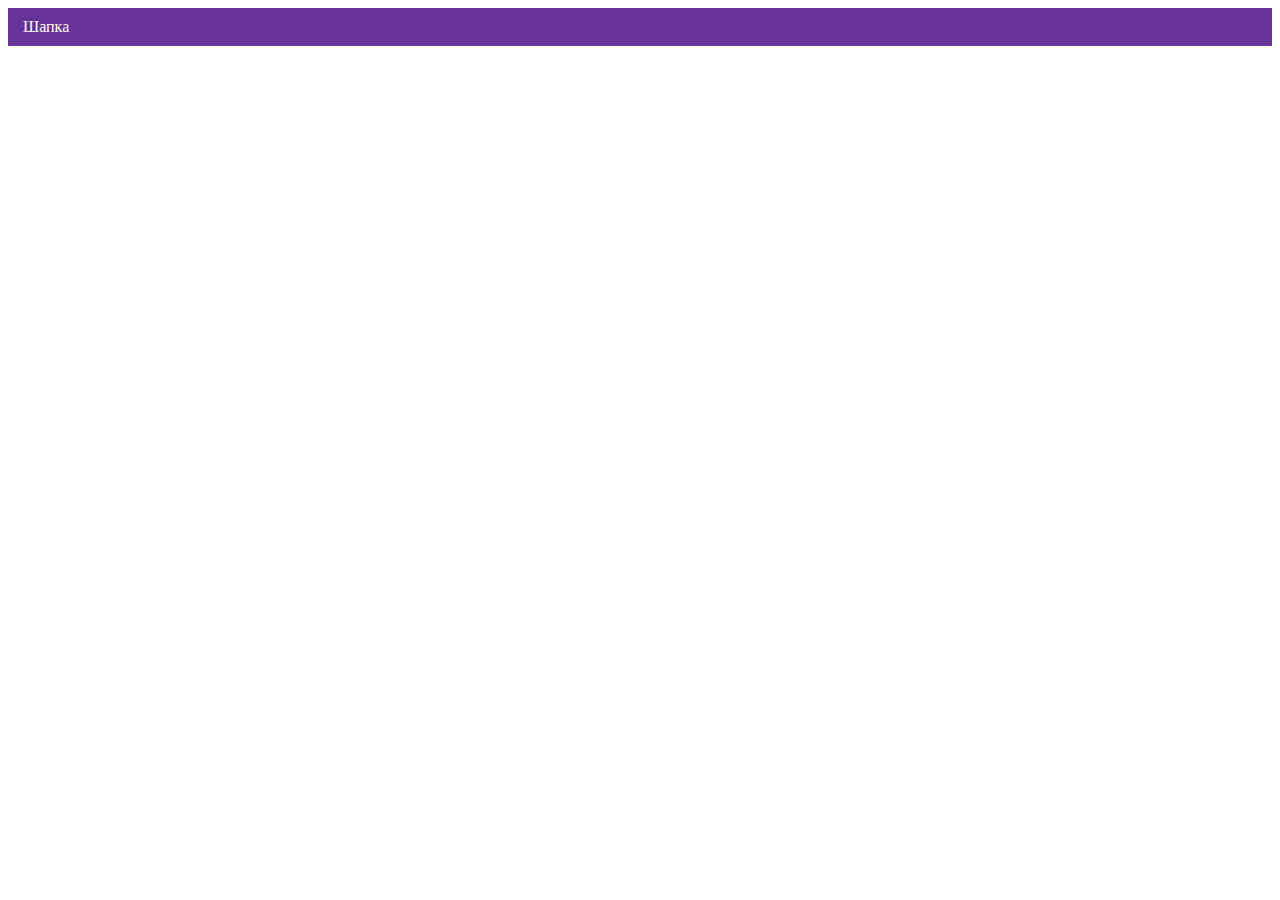
<file: index.html>
<!DOCTYPE html><html class="page" lang="ru"><head><meta charset="UTF-8"><title>Название проекта</title><meta name="viewport" content="width=device-width,initial-scale=1"><link rel="stylesheet" href="styles/styles.css"><script src="scripts/index.js" defer="defer"></script></head><body class="page__body"><header class="header">Шапка</header></body></html>
</file>
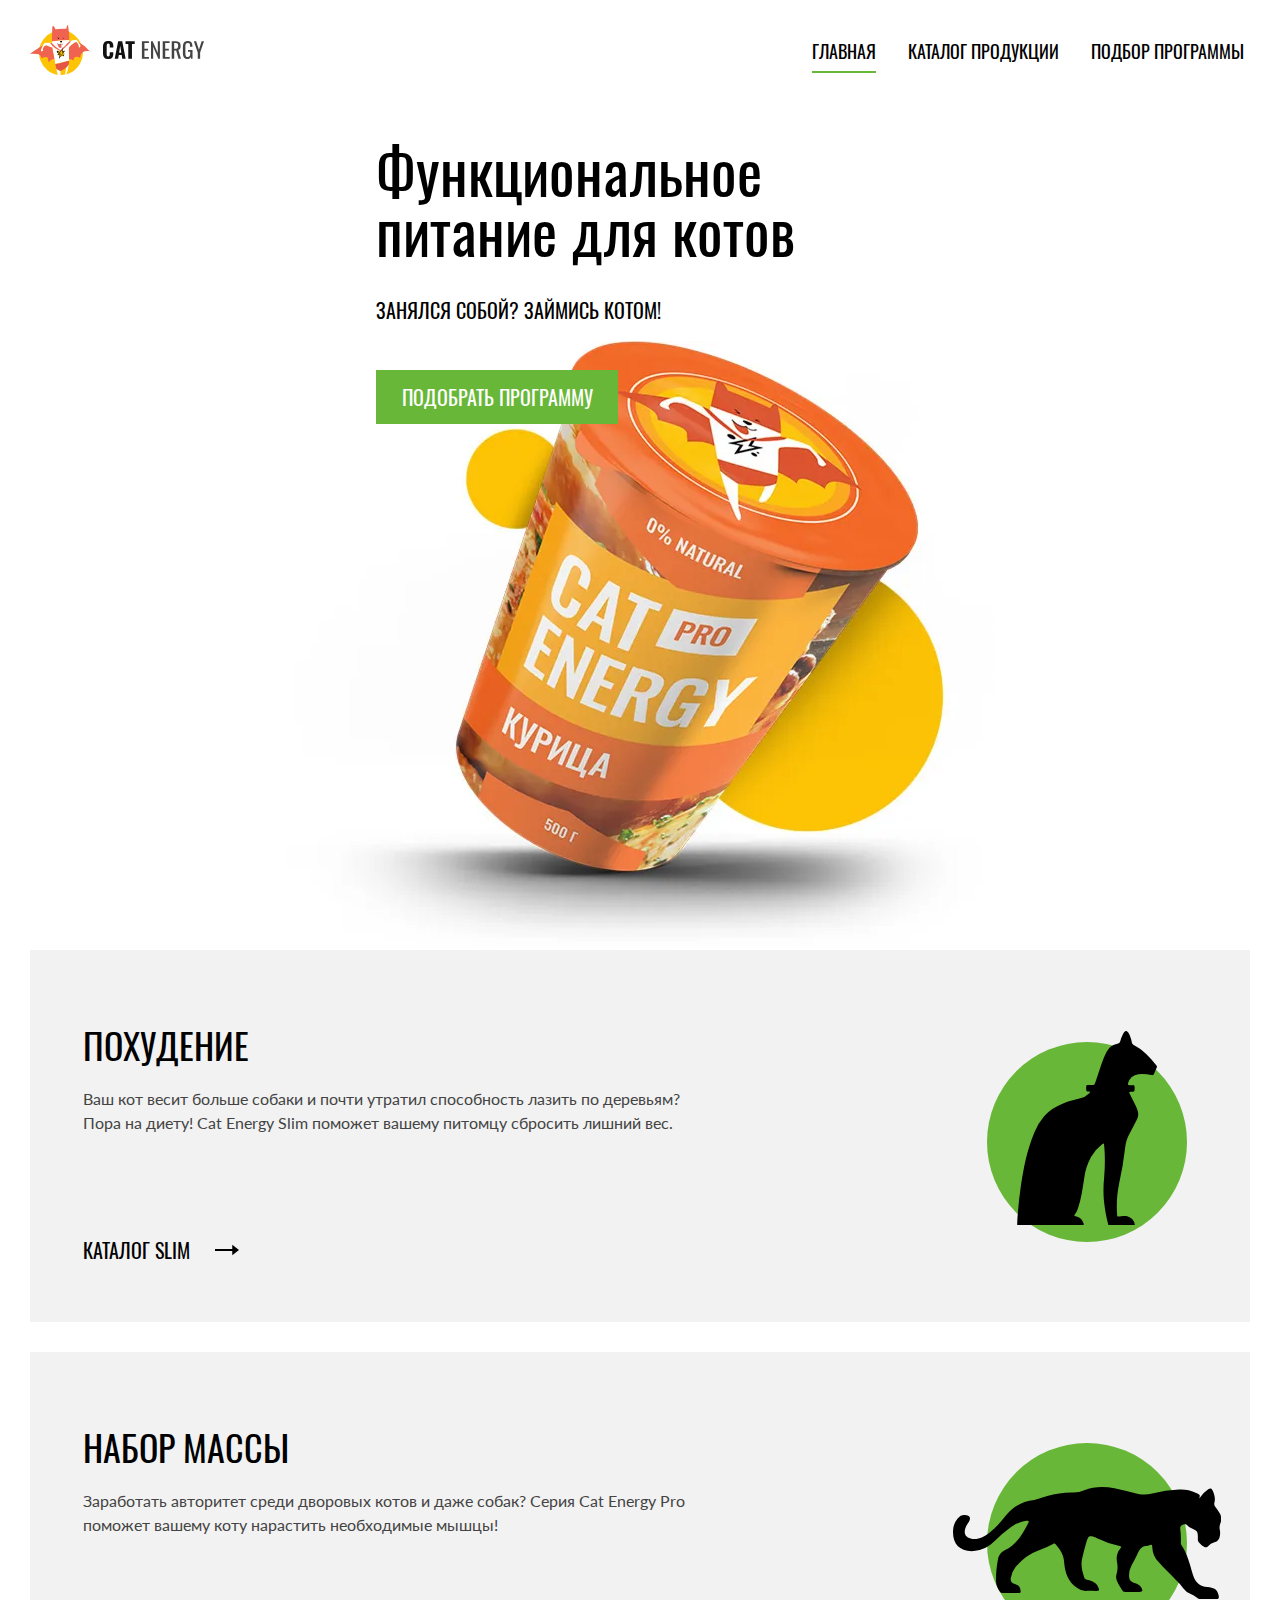
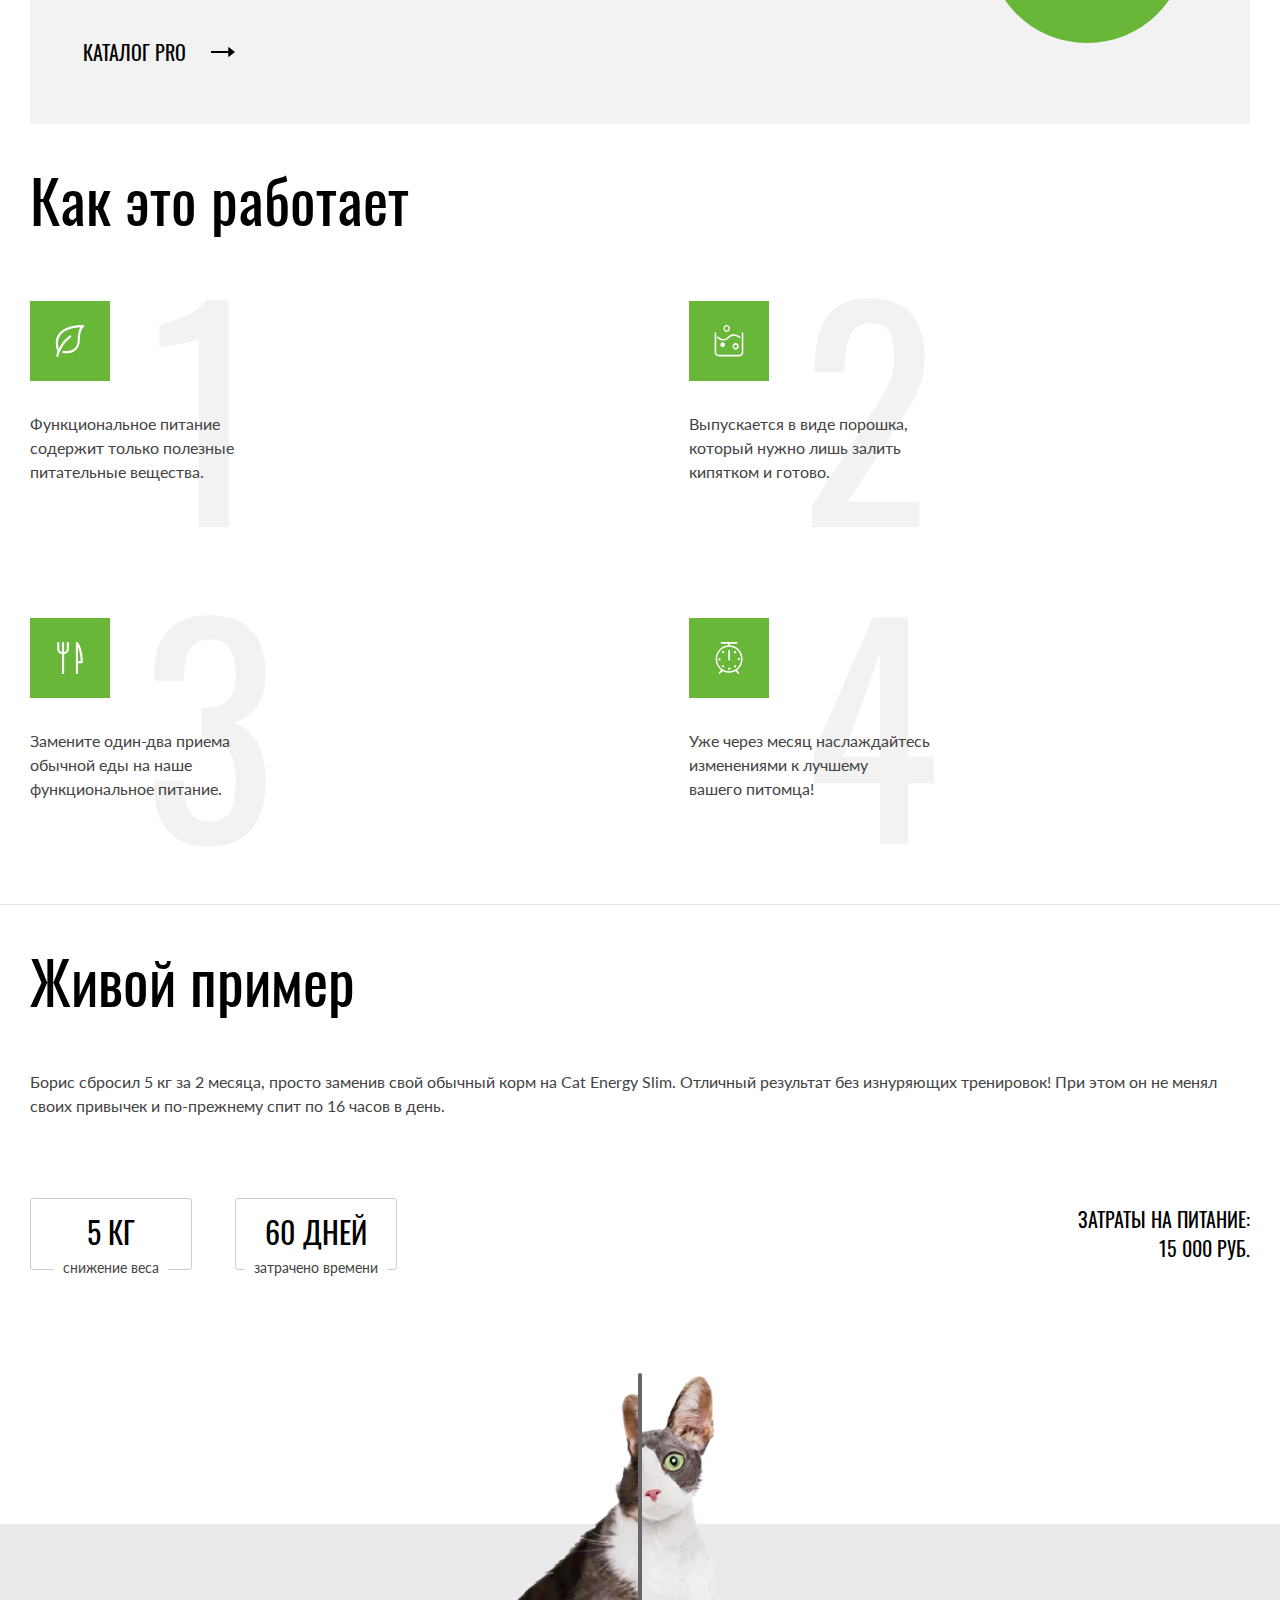
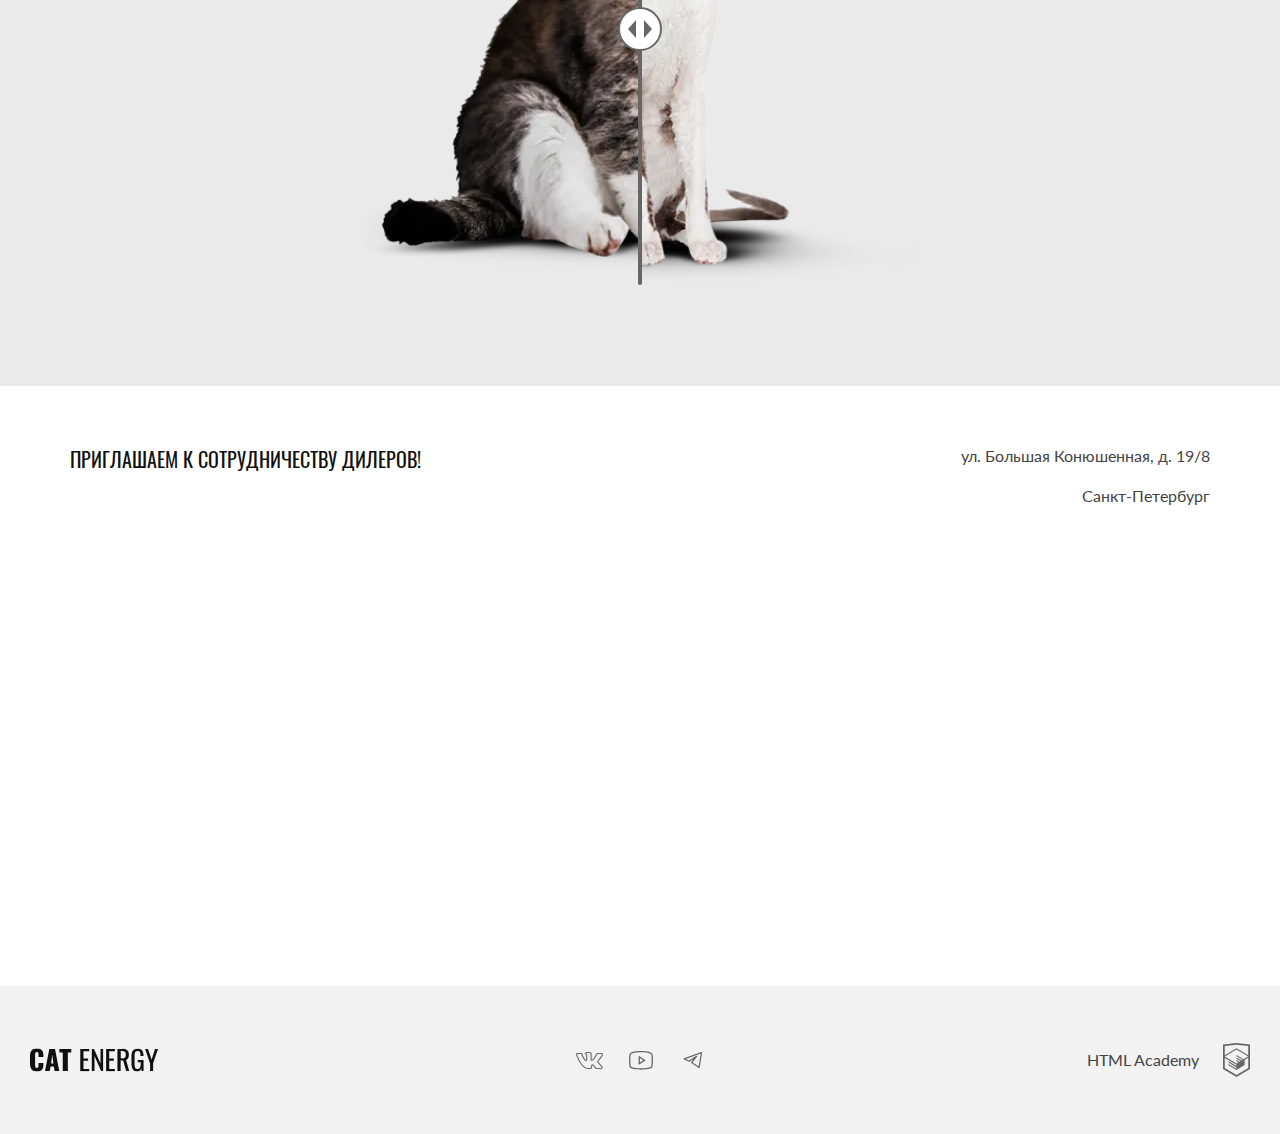
<file: 1/index.html>
<!DOCTYPE html><html class="page" lang="ru"><head><meta charset="UTF-8"><title>Функциональное питание для котов Cat Energy</title><meta name="viewport" content="width=device-width,initial-scale=1"><meta name="description" content="Сайт функционального питания Cat Energy: подбор программ питания, интернет-магазин"><link rel="preload" href="images/index-can-mobile@2x.webp" type="image/webp" as="image" media="(max-width: 767px)"><link rel="preload" href="images/index-background-mobile@2x.webp" type="image/webp" as="image" media="(max-width: 767px)"><link rel="preload" href="fonts/lato/Lato-Regular.woff2" type="font/woff2" as="font" crossorigin="anonymous"><link rel="preload" href="fonts/oswald/oswaldregular.woff2" type="font/woff2" as="font" crossorigin="anonymous"><link rel="icon" href="favicon.ico"><link rel="icon" href="favicons/icon.svg" type="image/svg+xml"><link rel="apple-touch-icon" href="favicons/apple-icon-180x180.png"><link rel="manifest" href="manifest.webmanifest"><link rel="stylesheet" href="styles/styles.css"><script src="scripts/index.js" defer="defer"></script></head><body class="page__body"><header class="header" data-test="header"><div class="header__container"><a class="header__logo logo" href="index.html"><picture><source type="image/svg+xml" media="(min-width: 1440px)" srcset="images/cat-energy-logo-desktop.svg" width="70" height="59"><source type="image/svg+xml" media="(min-width: 768px)" srcset="images/cat-energy-logo-tablet.svg" width="60" height="50"><img class="logo__image" src="images/cat-energy-logo-mobile.svg" width="33" height="38" alt="Торговый знак Cat Energy с изображением кота"></picture><picture><source type="image/svg+xml" media="(min-width: 768px)" srcset="images/cat-energy-text-lighter.svg"><img class="logo__text" src="images/cat-energy-text-darker.svg" width="101" height="18" alt="Текстовый логотип Cat Energy"></picture></a><nav class="header__navigation navigation navigation--nojs"><button class="navigation__toggle" type="button"><span class="visually-hidden">Открыть меню</span></button><ul class="navigation__list"><li class="navigation__item"><a class="navigation__link navigation__link--light navigation__link--current" href="#">Главная</a></li><li class="navigation__item"><a class="navigation__link navigation__link--light" href="catalog.html">Каталог продукции</a></li><li class="navigation__item"><a class="navigation__link navigation__link--light" href="#">Подбор программы</a></li></ul></nav></div></header><main><section class="promo" data-test="hero"><div class="promo__container"><h1 class="promo__title">Функциональное<br>питание для котов</h1><p class="promo__slogan">Занялся собой? Займись котом!</p><picture><source width="552" height="499" type="image/webp" media="(min-width: 1440px)" srcset="images/index-can-desktop@1x.webp, images/index-can-desktop@2x.webp 2x"><source width="709" height="609" type="image/webp" media="(min-width: 768px)" srcset="images/index-can-tablet@1x.webp, images/index-can-tablet@2x.webp 2x"><source width="280" height="270" type="image/webp" srcset="images/index-can-mobile@1x.webp, images/index-can-mobile@2x.webp 2x"><source width="552" height="499" type="image/png" media="(min-width: 1440px)" srcset="images/index-can-desktop@1x.png, images/index-can-desktop@2x.png 2x"><source width="709" height="609" type="image/png" media="(min-width: 768px)" srcset="images/index-can-tablet@1x.png, images/index-can-tablet@2x.png 2x"><img class="promo__image" src="images/index-can-mobile@1x.png" srcset="images/index-can-mobile@2x.png 2x" width="280" height="270" alt="Изображение баночки с кошачьим питанием Cat Energy"></picture><a class="promo__button button button--primary" href="#">Подобрать программу</a></div></section><section class="services" data-test="programs"><div class="services__container"><h2 class="visually-hidden">Предлагаемые услуги и программы для котов</h2><ul class="services__list"><li class="services__item program program--weight-loss"><h3 class="program__title">Похудение</h3><p class="program__description">Ваш кот весит больше собаки и почти утратил способность лазить по деревьям? Пора на диету! Cat Energy Slim поможет вашему питомцу сбросить лишний вес.</p><a class="program__link" href="#">Каталог slim</a></li><li class="services__item program program--weight-gain"><h3 class="program__title">Набор массы</h3><p class="program__description">Заработать авторитет среди дворовых котов и даже собак? Серия Cat Energy Pro поможет вашему коту нарастить необходимые мышцы!</p><a class="program__link" href="#">Каталог pro</a></li></ul></div></section><section class="advantages" data-test="features"><div class="advantages__container"><h2 class="advantages__title">Как это работает</h2><ul class="advantages__list"><li class="advantages__item advantages__item--leaf">Функциональное питание содержит только полезные питательные вещества.</li><li class="advantages__item advantages__item--cook">Выпускается в виде порошка, который нужно лишь залить кипятком и готово.</li><li class="advantages__item advantages__item--cutlery">Замените один-два приема обычной еды на наше функциональное питание.</li><li class="advantages__item advantages__item--clock">Уже через месяц наслаждайтесь изменениями к лучшему вашего&nbsp;питомца!</li></ul></div></section><section class="examples" data-test="proof"><div class="examples__container"><h2 class="examples__title">Живой пример</h2><p class="examples__text">Борис сбросил 5 кг за 2 месяца, просто заменив свой обычный корм на Cat Energy Slim. Отличный результат без&nbsp;изнуряющих тренировок! При этом он не менял своих привычек и по-прежнему спит по 16 часов в день.</p><div class="examples__wrapper"><dl class="examples__statistics"><div class="statistics"><dt class="statistics__index">5 кг</dt><dd class="statistics__description">снижение веса</dd></div><div class="statistics"><dt class="statistics__index">60 дней</dt><dd class="statistics__description">затрачено времени</dd></div></dl><p class="examples__cost">Затраты на питание: <span class="examples__cost-value">15 000 руб.</span></p></div><div class="examples__slider slider"><div class="slider__image-before"><picture><source width="560" height="512" type="image/webp" media="(min-width: 768px)" srcset="images/cat-before-tablet-desktop@1x.webp, images/cat-before-tablet-desktop@2x.webp 2x"><source width="280" height="256" type="image/webp" srcset="images/cat-before-mobile@1x.webp, images/cat-before-mobile@2x.webp 2x"><source width="560" height="512" type="image/png" media="(min-width: 768px)" srcset="images/cat-before-tablet-desktop@1x.png, images/cat-before-tablet-desktop@2x.png 2x"><img class="slider__image slider__image--before" width="280" height="256" src="images/cat-before-mobile@1x.png" srcset="images/cat-before-mobile@2x.png 2x" alt="Фотография кота до программы" loading="lazy"></picture></div><div class="slider__image-after"><picture><source width="560" height="512" type="image/webp" media="(min-width: 768px)" srcset="images/cat-after-tablet-desktop@1x.webp, images/cat-after-tablet-desktop@2x.webp 2x"><source width="280" height="256" type="image/webp" srcset="images/cat-after-mobile@1x.webp, images/cat-after-mobile@2x.webp 2x"><source width="560" height="512" type="image/png" media="(min-width: 768px)" srcset="images/cat-after-tablet-desktop@1x.png, images/cat-after-tablet-desktop@2x.png 2x"><img class="slider__image slider__image--after" width="280" height="256" src="images/cat-after-mobile@1x.png" srcset="images/cat-after-mobile@2x.png 2x" alt="Фотография кота после программы" loading="lazy"></picture></div><button class="slider__range" type="button"><span class="visually-hidden">Ползунок</span></button></div></div></section><section class="contacts contacts--nojs" data-test="contacts"><div class="contacts__container"><div class="contacts__wrapper"><h2 class="visually-hidden">Наши контакты</h2><p class="contacts__heading">Приглашаем к&nbsp;сотрудничеству дилеров!</p><address class="contacts__address">ул. Большая Конюшенная, д. 19/8 <span class="contacts__city">Санкт-Петербург</span></address></div><div class="contacts__map-wrapper"><iframe class="contacts__map" title="Google Map" src="https://www.google.com/maps/embed?pb=!1m18!1m12!1m3!1d1998.5989428319078!2d30.320508377320824!3d59.93879686208728!2m3!1f0!2f0!3f0!3m2!1i1024!2i768!4f13.1!3m3!1m2!1s0x4696310fca5afc31%3A0xa24b26c0d196de71!2z0JHQvtC70YzRiNCw0Y8g0JrQvtC90Y7RiNC10L3QvdCw0Y8g0YPQuy4sIDE5LCDQodCw0L3QutGCLdCf0LXRgtC10YDQsdGD0YDQsywgMTkxMTg2!5e0!3m2!1sru!2sru!4v1750173124787!5m2!1sru!2sru" width="600" height="400" allowfullscreen="" loading="lazy" referrerpolicy="no-referrer-when-downgrade"></iframe><picture><source width="1440" height="400" type="image/webp" media="(min-width: 1440px)" srcset="images/location-desktop@1x.webp, images/location-desktop@2x.webp 2x"><source width="768" height="400" type="image/webp" media="(min-width: 768px)" srcset="images/location-tablet@1x.webp, images/location-tablet@2x.webp 2x"><source width="320" height="362" type="image/webp" srcset="images/location-mobile@1x.webp, images/location-mobile@2x.webp 2x"><source width="1440" height="400" type="image/jpeg" media="(min-width: 1440px)" srcset="images/location-desktop@1x.jpg, images/location-desktop@2x.jpg 2x"><source width="768" height="400" type="image/jpeg" media="(min-width: 768px)" srcset="images/location-tablet@1x.jpg, images/location-tablet@2x.jpg 2x"><img class="contacts__location" width="320" height="362" src="images/location-mobile@1x.jpg" srcset="images/location-mobile@2x.jpg 2x" alt="Карта с месторасположением компании Cat Energy" loading="lazy"></picture></div></div></section></main><footer class="footer" data-test="footer"><div class="footer__container"><a class="footer__logo logo" href="index.html"><img class="logo__text" src="images/cat-energy-text-darker.svg" width="128" height="24" alt="Текстовый логотип Cat Energy"></a><ul class="footer__socials socials"><li class="socials__item"><a class="socials__link socials__link--vk" href="#"><span class="visually-hidden">VKontakte</span></a></li><li class="socials__item"><a class="socials__link socials__link--youtube" href="#"><span class="visually-hidden">Youtube</span></a></li><li class="socials__item"><a class="socials__link socials__link--telegram" href="#"><span class="visually-hidden">Telegram</span></a></li></ul><a class="footer__copyrights copyrights" href="https://htmlacademy.ru/intensive/adaptive"><p class="copyrights__htmlacademy-text">HTML Academy</p></a></div></footer></body></html>
</file>
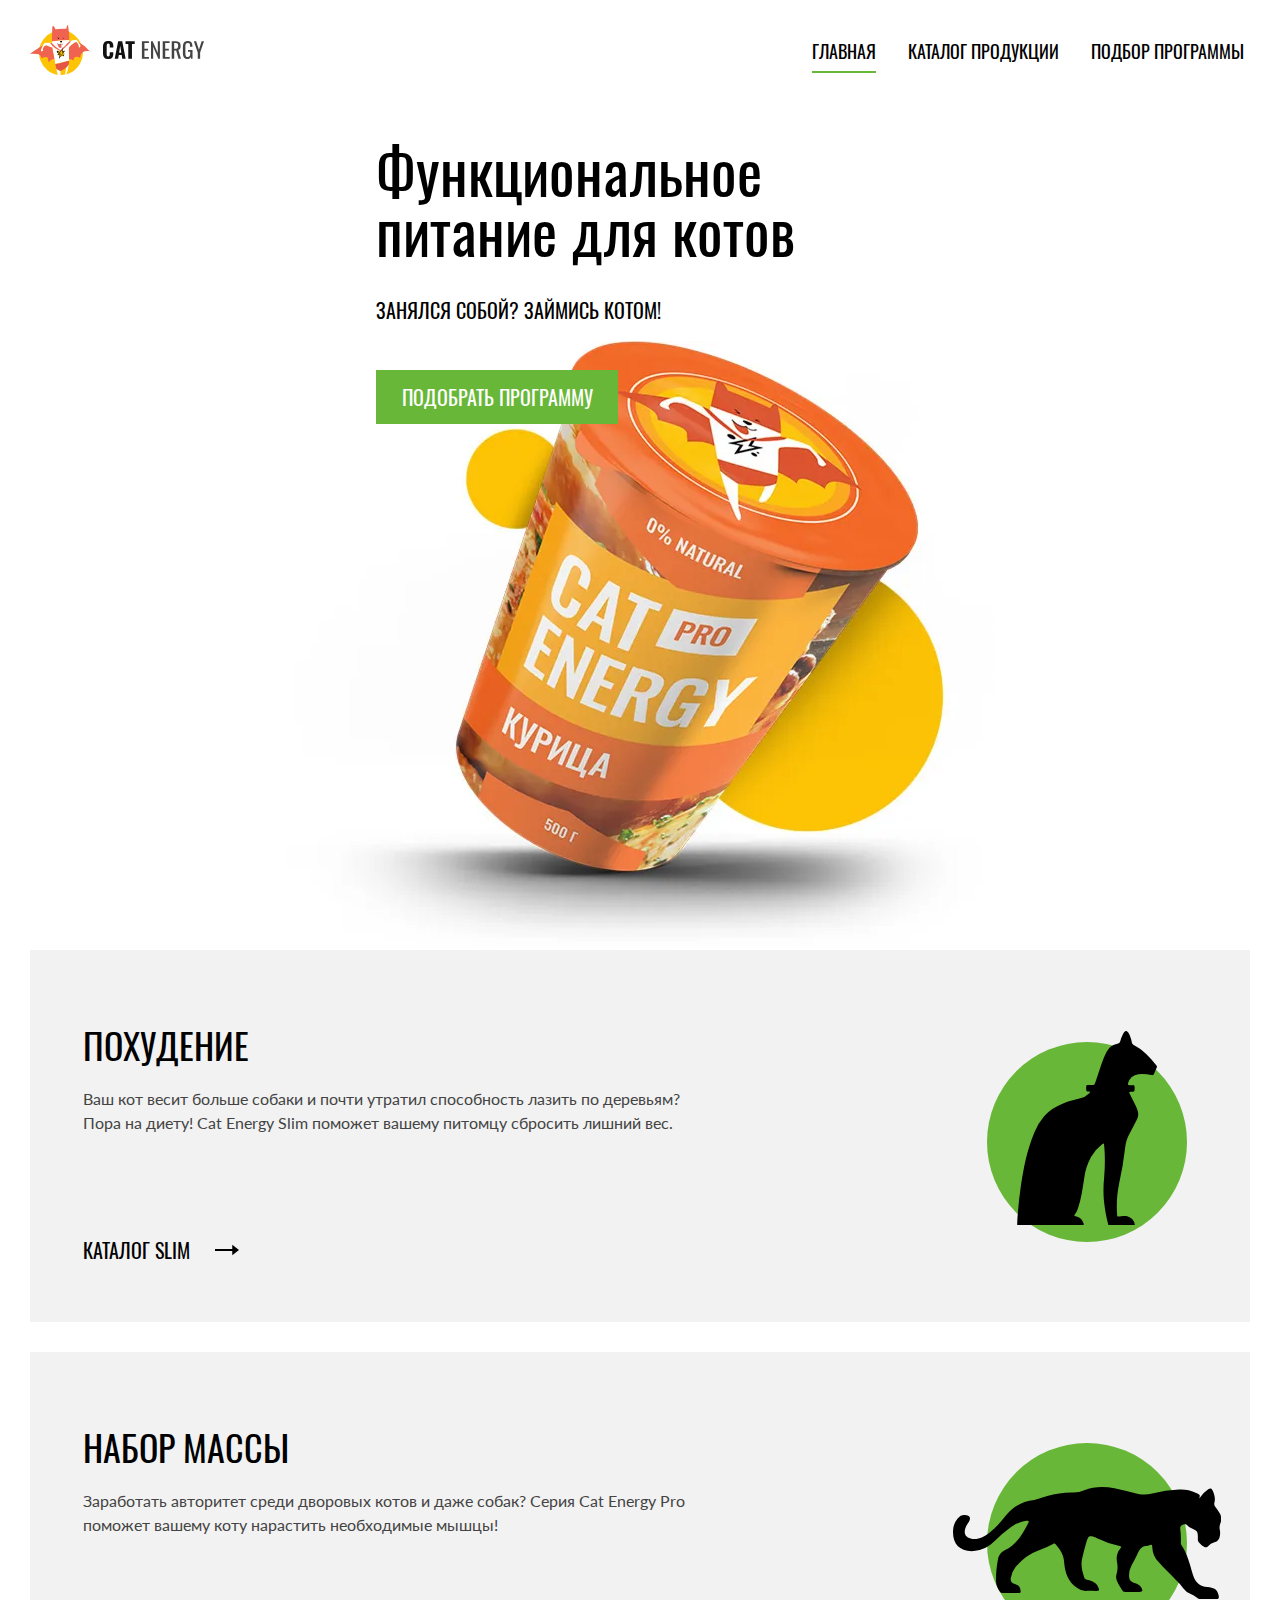
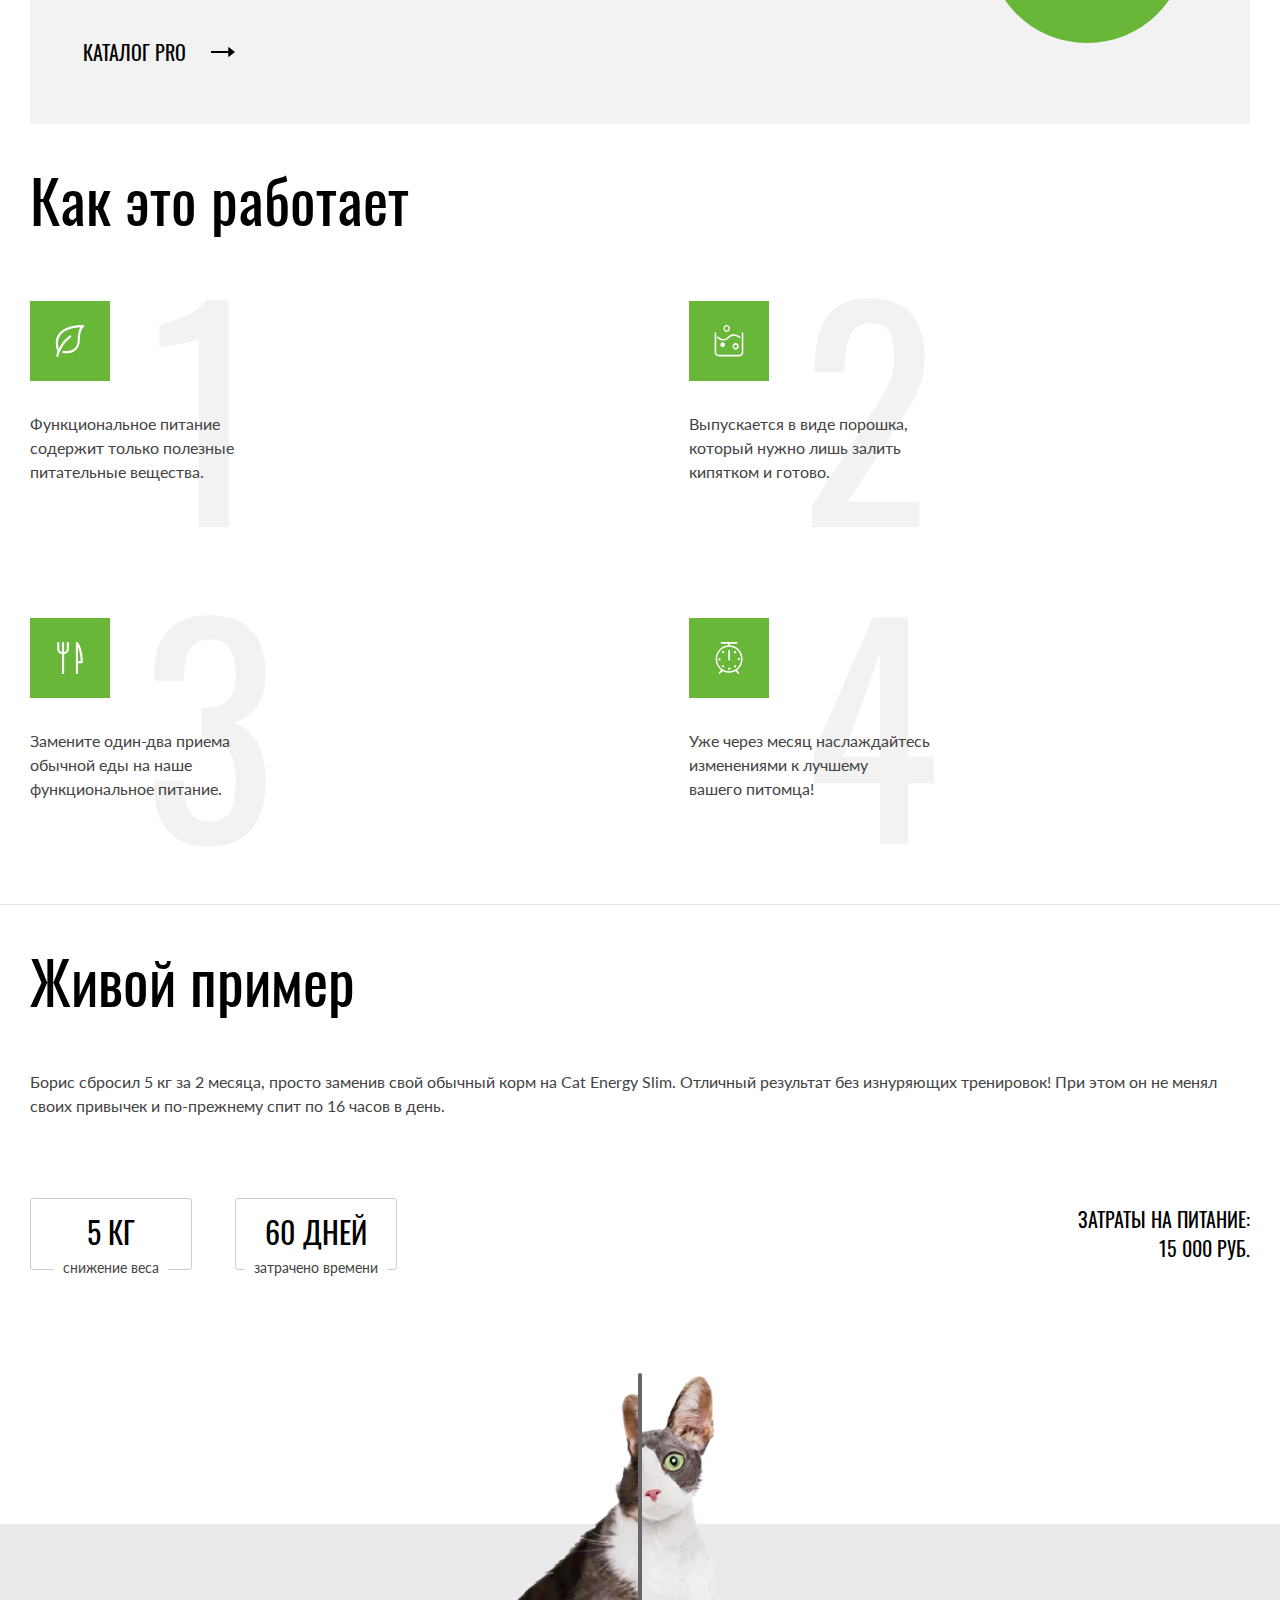
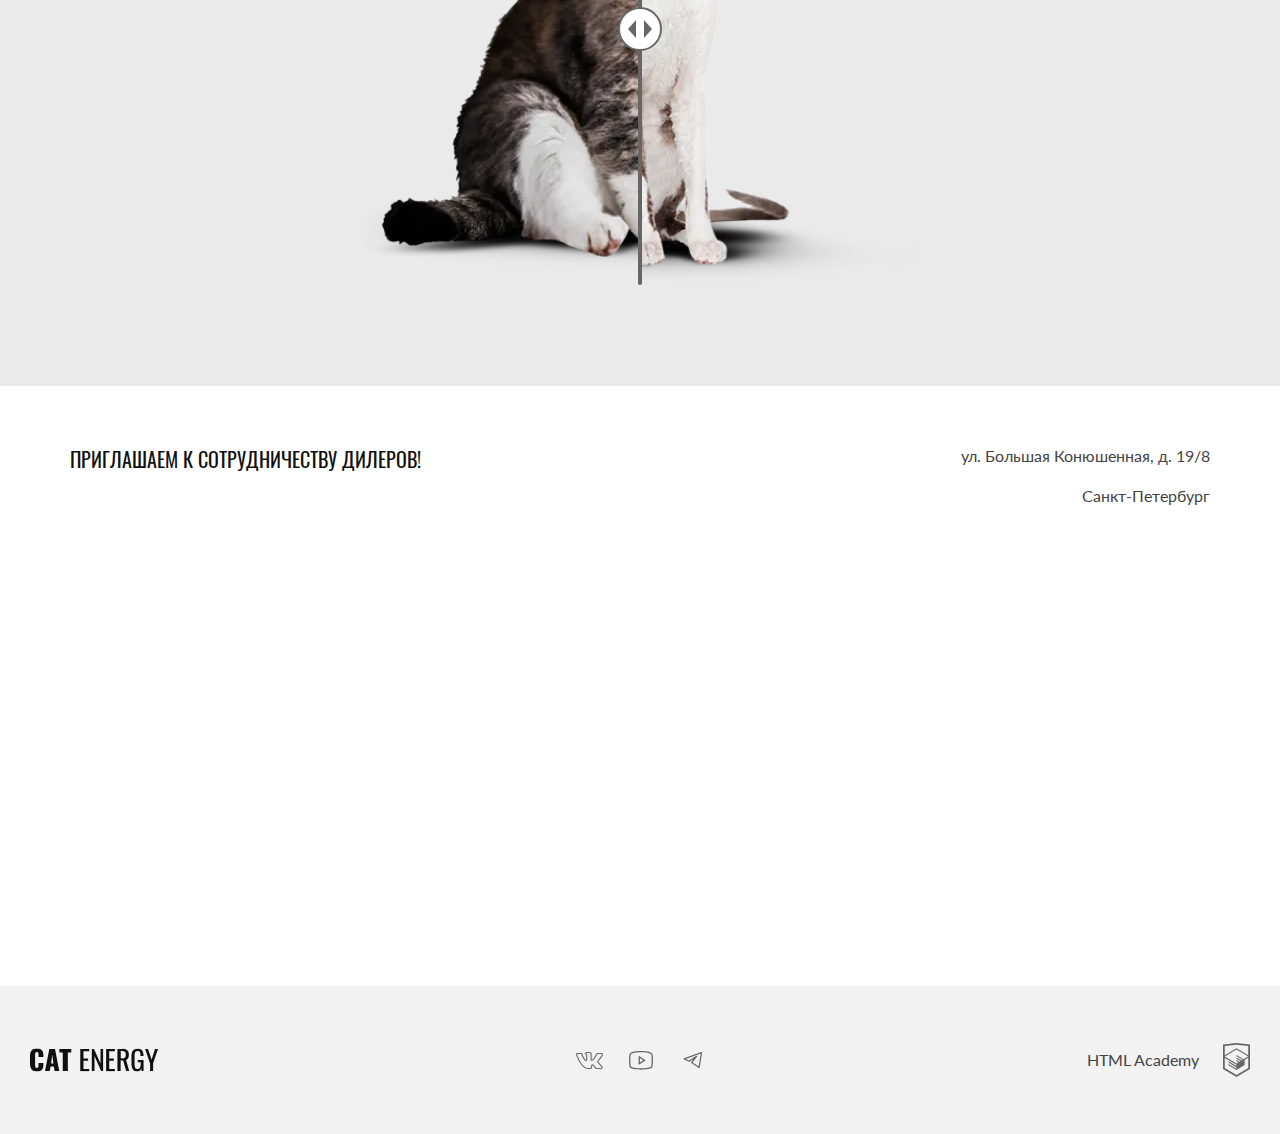
<file: 2/index.html>
<!DOCTYPE html><html class="page" lang="ru"><head><meta charset="UTF-8"><title>Функциональное питание для котов Cat Energy</title><meta name="viewport" content="width=device-width,initial-scale=1"><meta name="description" content="Сайт функционального питания Cat Energy: подбор программ питания, интернет-магазин"><link rel="preload" href="fonts/lato/Lato-Regular.woff2" type="font/woff2" as="font" crossorigin="anonymous"><link rel="preload" href="fonts/oswald/oswaldregular.woff2" type="font/woff2" as="font" crossorigin="anonymous"><link rel="icon" href="favicon.ico"><link rel="icon" href="favicons/icon.svg" type="image/svg+xml"><link rel="apple-touch-icon" href="favicons/apple-icon-180x180.png"><link rel="manifest" href="manifest.webmanifest"><link rel="stylesheet" href="styles/styles.css"><script src="scripts/index.js" defer="defer"></script></head><body class="page__body"><header class="header" data-test="header"><div class="header__container"><a class="header__logo logo" href="index.html"><picture><source type="image/svg+xml" media="(min-width: 1440px)" srcset="images/cat-energy-logo-desktop.svg" width="70" height="59"><source type="image/svg+xml" media="(min-width: 768px)" srcset="images/cat-energy-logo-tablet.svg" width="60" height="50"><img class="logo__image" src="images/cat-energy-logo-mobile.svg" width="33" height="38" alt="Торговый знак Cat Energy с изображением кота"></picture><picture><source type="image/svg+xml" media="(min-width: 768px)" srcset="images/cat-energy-text-lighter.svg"><img class="logo__text" src="images/cat-energy-text-darker.svg" width="101" height="18" alt="Текстовый логотип Cat Energy"></picture></a><nav class="header__navigation navigation navigation--nojs"><button class="navigation__toggle" type="button"><span class="visually-hidden">Открыть меню</span></button><ul class="navigation__list"><li class="navigation__item"><a class="navigation__link navigation__link--light navigation__link--current" href="#">Главная</a></li><li class="navigation__item"><a class="navigation__link navigation__link--light" href="catalog.html">Каталог продукции</a></li><li class="navigation__item"><a class="navigation__link navigation__link--light" href="#">Подбор программы</a></li></ul></nav></div></header><main><section class="promo" data-test="hero"><div class="promo__container"><h1 class="promo__title">Функциональное<br>питание для котов</h1><p class="promo__slogan">Занялся собой? Займись котом!</p><picture><source width="552" height="499" type="image/webp" media="(min-width: 1440px)" srcset="images/index-can-desktop@1x.webp, images/index-can-desktop@2x.webp 2x"><source width="709" height="609" type="image/webp" media="(min-width: 768px)" srcset="images/index-can-tablet@1x.webp, images/index-can-tablet@2x.webp 2x"><source width="280" height="270" type="image/webp" srcset="images/index-can-mobile@1x.webp, images/index-can-mobile@2x.webp 2x"><source width="552" height="499" type="image/png" media="(min-width: 1440px)" srcset="images/index-can-desktop@1x.png, images/index-can-desktop@2x.png 2x"><source width="709" height="609" type="image/png" media="(min-width: 768px)" srcset="images/index-can-tablet@1x.png, images/index-can-tablet@2x.png 2x"><img class="promo__image" src="images/index-can-mobile@1x.png" srcset="images/index-can-mobile@2x.png 2x" width="280" height="270" alt="Изображение баночки с кошачьим питанием Cat Energy"></picture><a class="promo__button button button--primary" href="#">Подобрать программу</a></div></section><section class="services" data-test="programs"><div class="services__container"><h2 class="visually-hidden">Предлагаемые услуги и программы для котов</h2><ul class="services__list"><li class="services__item program program--weight-loss"><h3 class="program__title">Похудение</h3><p class="program__description">Ваш кот весит больше собаки и почти утратил способность лазить по деревьям? Пора на диету! Cat Energy Slim поможет вашему питомцу сбросить лишний вес.</p><a class="program__link" href="#">Каталог slim</a></li><li class="services__item program program--weight-gain"><h3 class="program__title">Набор массы</h3><p class="program__description">Заработать авторитет среди дворовых котов и даже собак? Серия Cat Energy Pro поможет вашему коту нарастить необходимые мышцы!</p><a class="program__link" href="#">Каталог pro</a></li></ul></div></section><section class="advantages" data-test="features"><div class="advantages__container"><h2 class="advantages__title">Как это работает</h2><ul class="advantages__list"><li class="advantages__item advantages__item--leaf">Функциональное питание содержит только полезные питательные вещества.</li><li class="advantages__item advantages__item--cook">Выпускается в виде порошка, который нужно лишь залить кипятком и готово.</li><li class="advantages__item advantages__item--cutlery">Замените один-два приема обычной еды на наше функциональное питание.</li><li class="advantages__item advantages__item--clock">Уже через месяц наслаждайтесь изменениями к лучшему вашего&nbsp;питомца!</li></ul></div></section><section class="examples" data-test="proof"><div class="examples__container"><h2 class="examples__title">Живой пример</h2><p class="examples__text">Борис сбросил 5 кг за 2 месяца, просто заменив свой обычный корм на Cat Energy Slim. Отличный результат без&nbsp;изнуряющих тренировок! При этом он не менял своих привычек и по-прежнему спит по 16 часов в день.</p><div class="examples__wrapper"><dl class="examples__statistics"><div class="statistics"><dt class="statistics__index">5 кг</dt><dd class="statistics__description">снижение веса</dd></div><div class="statistics"><dt class="statistics__index">60 дней</dt><dd class="statistics__description">затрачено времени</dd></div></dl><p class="examples__cost">Затраты на питание: <span class="examples__cost-value">15 000 руб.</span></p></div><div class="examples__slider slider"><div class="slider__image-before"><picture><source width="560" height="512" type="image/webp" media="(min-width: 768px)" srcset="images/cat-before-tablet-desktop@1x.webp, images/cat-before-tablet-desktop@2x.webp 2x"><source width="280" height="256" type="image/webp" srcset="images/cat-before-mobile@1x.webp, images/cat-before-mobile@2x.webp 2x"><source width="560" height="512" type="image/png" media="(min-width: 768px)" srcset="images/cat-before-tablet-desktop@1x.png, images/cat-before-tablet-desktop@2x.png 2x"><img class="slider__image slider__image--before" width="280" height="256" src="images/cat-before-mobile@1x.png" srcset="images/cat-before-mobile@2x.png 2x" alt="Фотография кота до программы" loading="lazy"></picture></div><div class="slider__image-after"><picture><source width="560" height="512" type="image/webp" media="(min-width: 768px)" srcset="images/cat-after-tablet-desktop@1x.webp, images/cat-after-tablet-desktop@2x.webp 2x"><source width="280" height="256" type="image/webp" srcset="images/cat-after-mobile@1x.webp, images/cat-after-mobile@2x.webp 2x"><source width="560" height="512" type="image/png" media="(min-width: 768px)" srcset="images/cat-after-tablet-desktop@1x.png, images/cat-after-tablet-desktop@2x.png 2x"><img class="slider__image slider__image--after" width="280" height="256" src="images/cat-after-mobile@1x.png" srcset="images/cat-after-mobile@2x.png 2x" alt="Фотография кота после программы" loading="lazy"></picture></div><button class="slider__range" type="button"><span class="visually-hidden">Ползунок</span></button></div></div></section><section class="contacts contacts--nojs" data-test="contacts"><div class="contacts__container"><div class="contacts__wrapper"><h2 class="visually-hidden">Наши контакты</h2><p class="contacts__heading">Приглашаем к&nbsp;сотрудничеству дилеров!</p><address class="contacts__address">ул. Большая Конюшенная, д. 19/8 <span class="contacts__city">Санкт-Петербург</span></address></div><div class="contacts__map-wrapper"><iframe class="contacts__map" title="Google Map" src="https://www.google.com/maps/embed?pb=!1m18!1m12!1m3!1d1998.5989428319078!2d30.320508377320824!3d59.93879686208728!2m3!1f0!2f0!3f0!3m2!1i1024!2i768!4f13.1!3m3!1m2!1s0x4696310fca5afc31%3A0xa24b26c0d196de71!2z0JHQvtC70YzRiNCw0Y8g0JrQvtC90Y7RiNC10L3QvdCw0Y8g0YPQuy4sIDE5LCDQodCw0L3QutGCLdCf0LXRgtC10YDQsdGD0YDQsywgMTkxMTg2!5e0!3m2!1sru!2sru!4v1750173124787!5m2!1sru!2sru" width="600" height="400" allowfullscreen="" loading="lazy" referrerpolicy="no-referrer-when-downgrade"></iframe><picture><source width="1440" height="400" type="image/webp" media="(min-width: 1440px)" srcset="images/location-desktop@1x.webp, images/location-desktop@2x.webp 2x"><source width="768" height="400" type="image/webp" media="(min-width: 768px)" srcset="images/location-tablet@1x.webp, images/location-tablet@2x.webp 2x"><source width="320" height="362" type="image/webp" srcset="images/location-mobile@1x.webp, images/location-mobile@2x.webp 2x"><source width="1440" height="400" type="image/jpeg" media="(min-width: 1440px)" srcset="images/location-desktop@1x.jpg, images/location-desktop@2x.jpg 2x"><source width="768" height="400" type="image/jpeg" media="(min-width: 768px)" srcset="images/location-tablet@1x.jpg, images/location-tablet@2x.jpg 2x"><img class="contacts__location" width="320" height="362" src="images/location-mobile@1x.jpg" srcset="images/location-mobile@2x.jpg 2x" alt="Карта с месторасположением компании Cat Energy" loading="lazy"></picture></div></div></section></main><footer class="footer" data-test="footer"><div class="footer__container"><a class="footer__logo logo" href="index.html"><img class="logo__text" src="images/cat-energy-text-darker.svg" width="128" height="24" alt="Текстовый логотип Cat Energy"></a><ul class="footer__socials socials"><li class="socials__item"><a class="socials__link socials__link--vk" href="#"><span class="visually-hidden">VKontakte</span></a></li><li class="socials__item"><a class="socials__link socials__link--youtube" href="#"><span class="visually-hidden">Youtube</span></a></li><li class="socials__item"><a class="socials__link socials__link--telegram" href="#"><span class="visually-hidden">Telegram</span></a></li></ul><a class="footer__copyrights copyrights" href="https://htmlacademy.ru/intensive/adaptive"><p class="copyrights__htmlacademy-text">HTML Academy</p></a></div></footer></body></html>
</file>
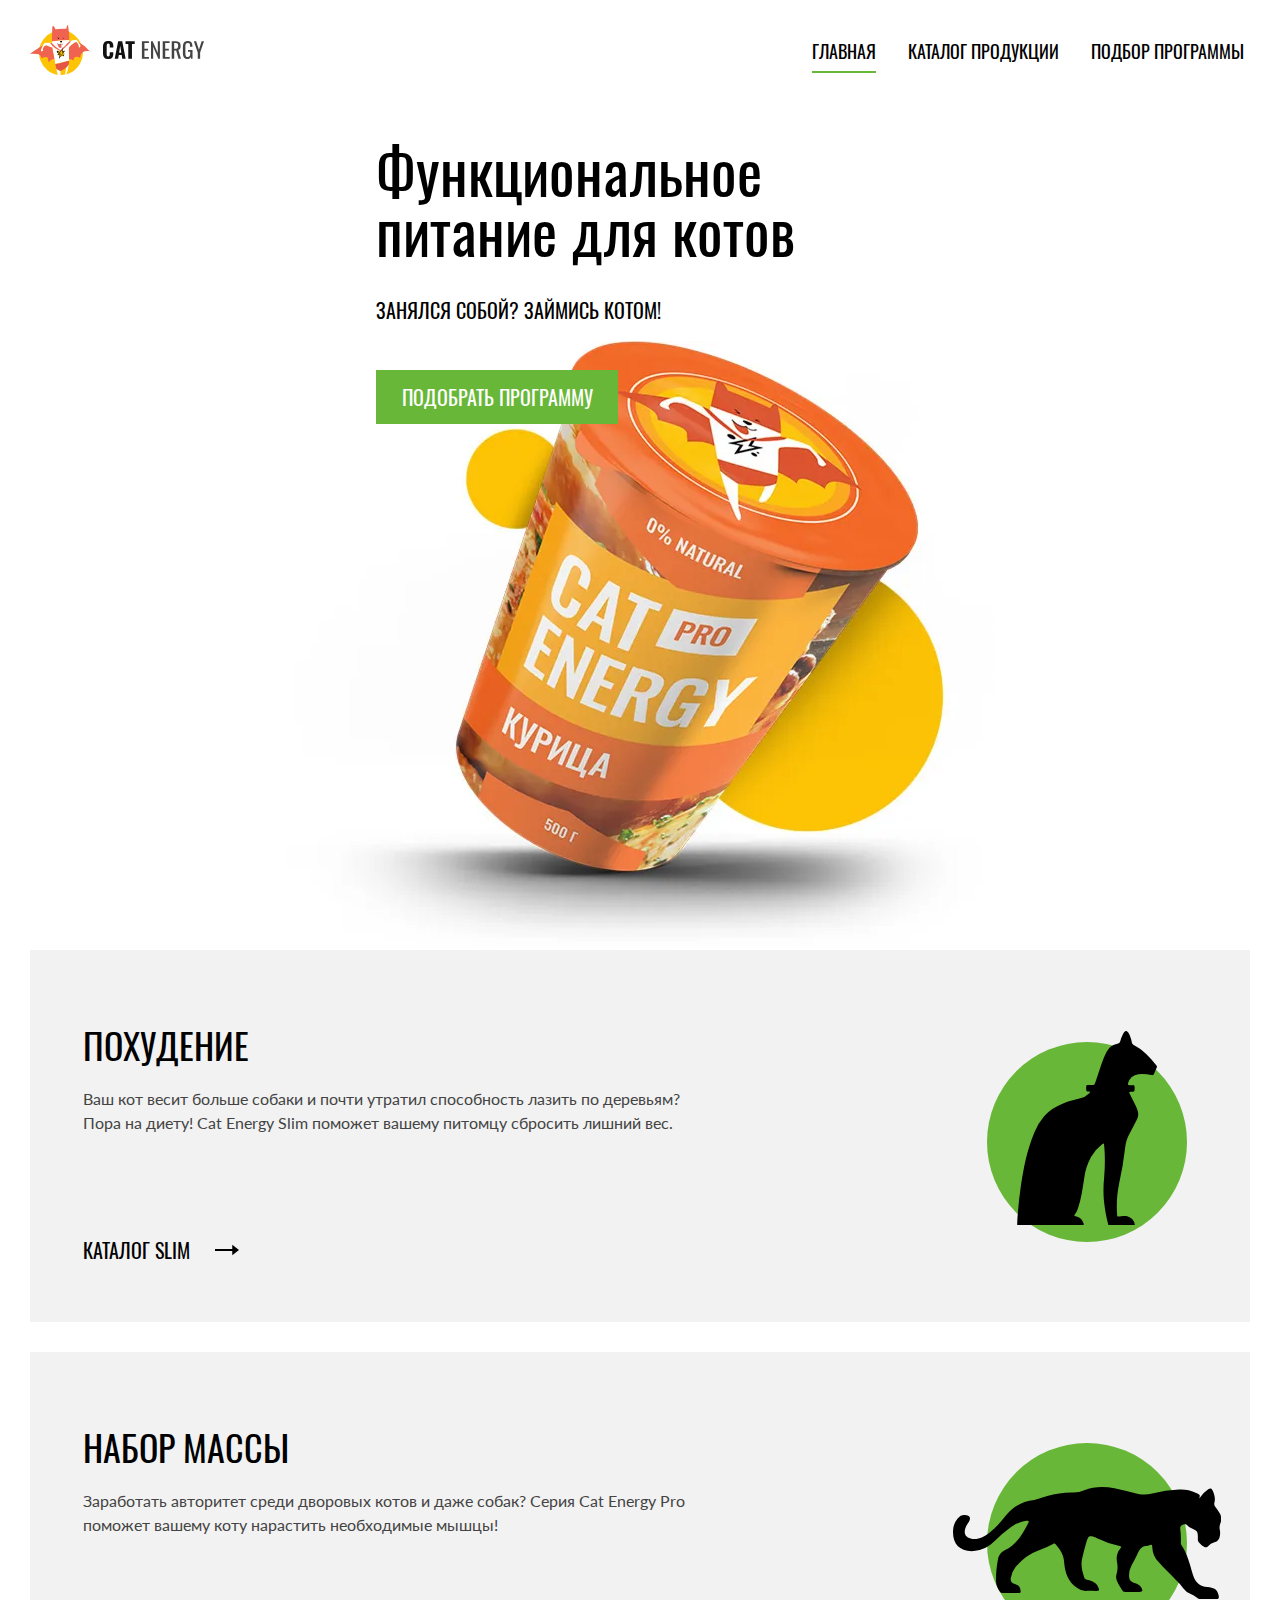
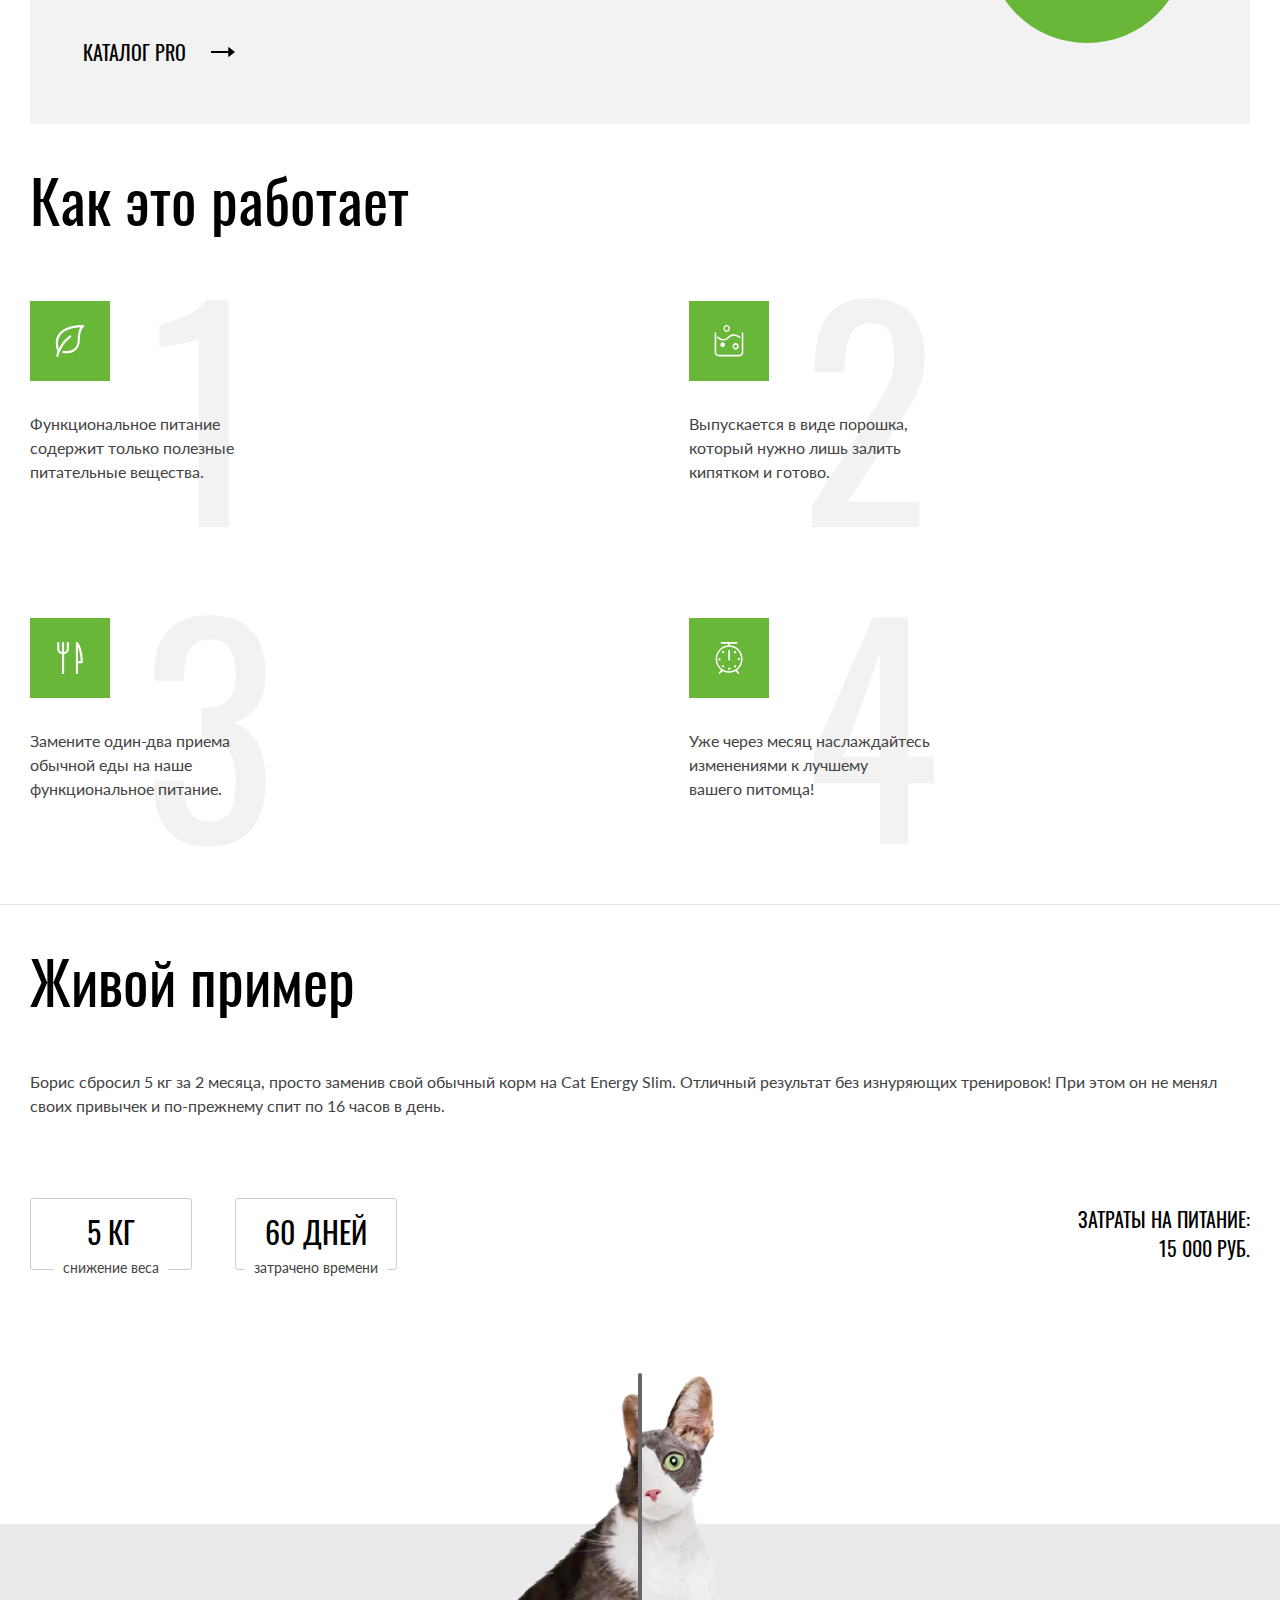
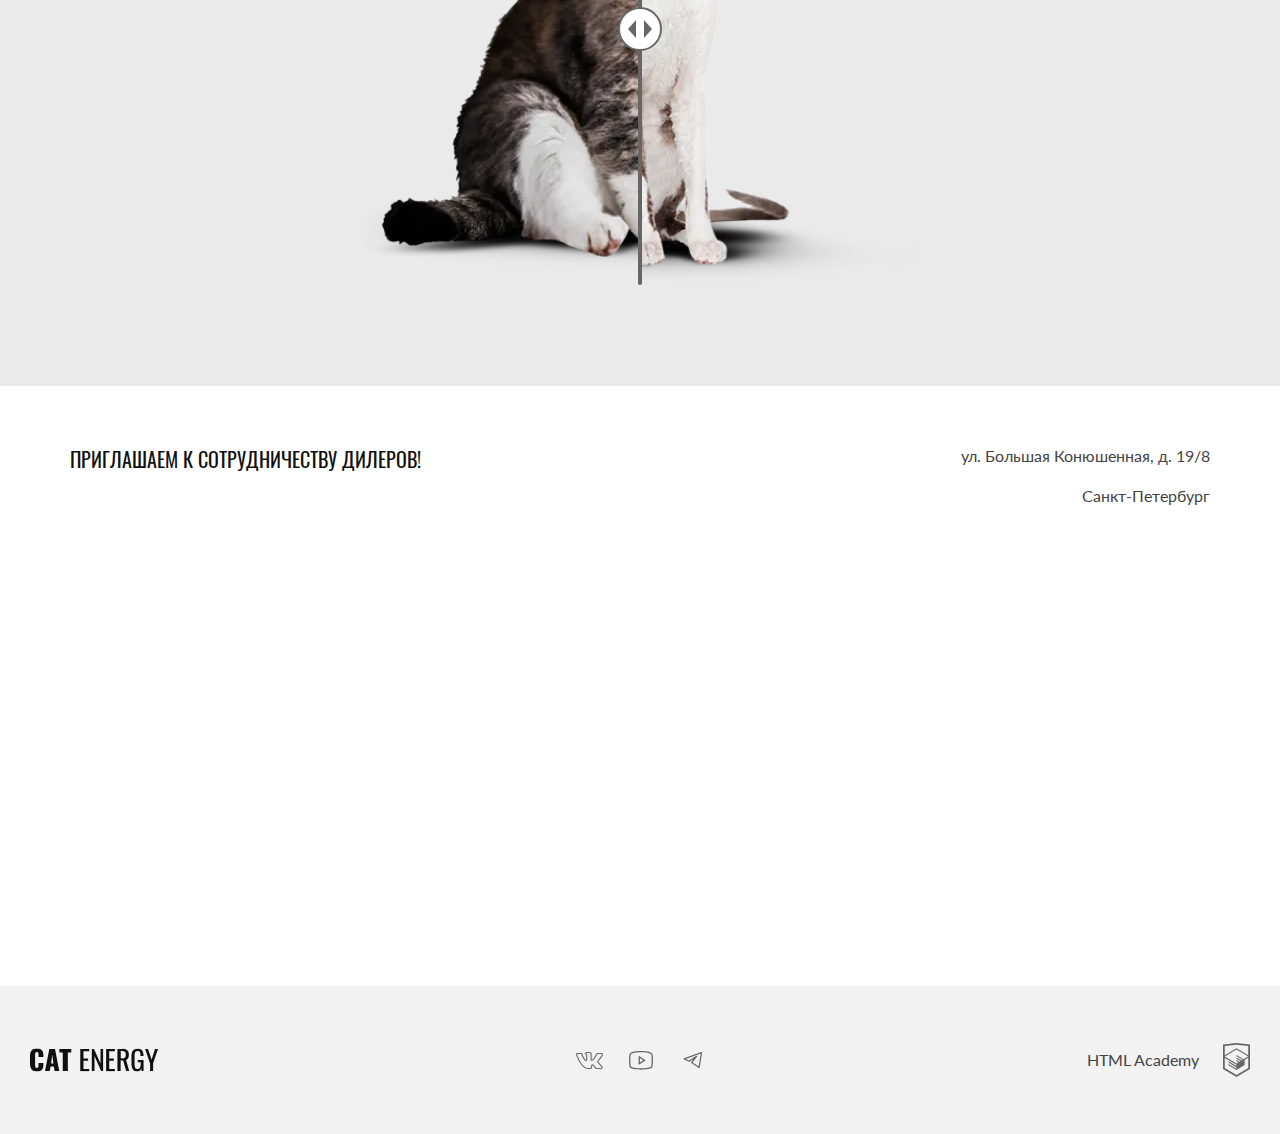
<file: 4/index.html>
<!DOCTYPE html><html class="page" lang="ru"><head><meta charset="UTF-8"><title>Функциональное питание для котов Cat Energy</title><meta name="viewport" content="width=device-width,initial-scale=1"><meta name="description" content="Сайт функционального питания Cat Energy: подбор программ питания, интернет-магазин"><link rel="preload" href="fonts/lato/Lato-Regular.woff2" type="font/woff2" as="font" crossorigin="anonymous"><link rel="preload" href="fonts/oswald/oswaldregular.woff2" type="font/woff2" as="font" crossorigin="anonymous"><link rel="icon" href="favicon.ico"><link rel="icon" href="favicons/icon.svg" type="image/svg+xml"><link rel="apple-touch-icon" href="favicons/apple-icon-180x180.png"><link rel="manifest" href="manifest.webmanifest"><link rel="stylesheet" href="styles/styles.css"><script src="scripts/index.js" defer="defer"></script></head><body class="page__body"><header class="header" data-test="header"><div class="header__container"><a class="header__logo logo" href="index.html"><picture><source type="image/svg+xml" media="(min-width: 1440px)" srcset="images/cat-energy-logo-desktop.svg" width="70" height="59"><source type="image/svg+xml" media="(min-width: 768px)" srcset="images/cat-energy-logo-tablet.svg" width="60" height="50"><img class="logo__image" src="images/cat-energy-logo-mobile.svg" width="33" height="38" alt="Торговый знак Cat Energy с изображением кота"></picture><picture><source type="image/svg+xml" media="(min-width: 768px)" srcset="images/cat-energy-text-lighter.svg"><img class="logo__text" src="images/cat-energy-text-darker.svg" width="101" height="18" alt="Текстовый логотип Cat Energy"></picture></a><nav class="header__navigation navigation navigation--nojs"><button class="navigation__toggle" type="button"><span class="visually-hidden">Открыть меню</span></button><ul class="navigation__list"><li class="navigation__item"><a class="navigation__link navigation__link--light navigation__link--current" href="#">Главная</a></li><li class="navigation__item"><a class="navigation__link navigation__link--light" href="catalog.html">Каталог продукции</a></li><li class="navigation__item"><a class="navigation__link navigation__link--light" href="#">Подбор программы</a></li></ul></nav></div></header><main><section class="promo" data-test="hero"><div class="promo__container"><h1 class="promo__title">Функциональное<br>питание для котов</h1><p class="promo__slogan">Занялся собой? Займись котом!</p><picture><source width="552" height="499" type="image/webp" media="(min-width: 1440px)" srcset="images/index-can-desktop@1x.webp, images/index-can-desktop@2x.webp 2x"><source width="709" height="609" type="image/webp" media="(min-width: 768px)" srcset="images/index-can-tablet@1x.webp, images/index-can-tablet@2x.webp 2x"><source width="280" height="270" type="image/webp" srcset="images/index-can-mobile@1x.webp, images/index-can-mobile@2x.webp 2x"><source width="552" height="499" type="image/png" media="(min-width: 1440px)" srcset="images/index-can-desktop@1x.png, images/index-can-desktop@2x.png 2x"><source width="709" height="609" type="image/png" media="(min-width: 768px)" srcset="images/index-can-tablet@1x.png, images/index-can-tablet@2x.png 2x"><img class="promo__image" src="images/index-can-mobile@1x.png" srcset="images/index-can-mobile@2x.png 2x" width="280" height="270" alt="Изображение баночки с кошачьим питанием Cat Energy"></picture><a class="promo__button button button--primary" href="#">Подобрать программу</a></div></section><section class="services" data-test="programs"><div class="services__container"><h2 class="visually-hidden">Предлагаемые услуги и программы для котов</h2><ul class="services__list"><li class="services__item program program--weight-loss"><h3 class="program__title">Похудение</h3><p class="program__description">Ваш кот весит больше собаки и почти утратил способность лазить по деревьям? Пора на диету! Cat Energy Slim поможет вашему питомцу сбросить лишний вес.</p><a class="program__link" href="#">Каталог slim</a></li><li class="services__item program program--weight-gain"><h3 class="program__title">Набор массы</h3><p class="program__description">Заработать авторитет среди дворовых котов и даже собак? Серия Cat Energy Pro поможет вашему коту нарастить необходимые мышцы!</p><a class="program__link" href="#">Каталог pro</a></li></ul></div></section><section class="advantages" data-test="features"><div class="advantages__container"><h2 class="advantages__title">Как это работает</h2><ul class="advantages__list"><li class="advantages__item advantages__item--leaf">Функциональное питание содержит только полезные питательные вещества.</li><li class="advantages__item advantages__item--cook">Выпускается в виде порошка, который нужно лишь залить кипятком и готово.</li><li class="advantages__item advantages__item--cutlery">Замените один-два приема обычной еды на наше функциональное питание.</li><li class="advantages__item advantages__item--clock">Уже через месяц наслаждайтесь изменениями к лучшему вашего&nbsp;питомца!</li></ul></div></section><section class="examples" data-test="proof"><div class="examples__container"><h2 class="examples__title">Живой пример</h2><p class="examples__text">Борис сбросил 5 кг за 2 месяца, просто заменив свой обычный корм на Cat Energy Slim. Отличный результат без&nbsp;изнуряющих тренировок! При этом он не менял своих привычек и по-прежнему спит по 16 часов в день.</p><div class="examples__wrapper"><dl class="examples__statistics"><div class="statistics"><dt class="statistics__index">5 кг</dt><dd class="statistics__description">снижение веса</dd></div><div class="statistics"><dt class="statistics__index">60 дней</dt><dd class="statistics__description">затрачено времени</dd></div></dl><p class="examples__cost">Затраты на питание: <span class="examples__cost-value">15 000 руб.</span></p></div><div class="examples__slider slider"><div class="slider__image-before"><picture><source width="560" height="512" type="image/webp" media="(min-width: 768px)" srcset="images/cat-before-tablet-desktop@1x.webp, images/cat-before-tablet-desktop@2x.webp 2x"><source width="280" height="256" type="image/webp" srcset="images/cat-before-mobile@1x.webp, images/cat-before-mobile@2x.webp 2x"><source width="560" height="512" type="image/png" media="(min-width: 768px)" srcset="images/cat-before-tablet-desktop@1x.png, images/cat-before-tablet-desktop@2x.png 2x"><img class="slider__image slider__image--before" width="280" height="256" src="images/cat-before-mobile@1x.png" srcset="images/cat-before-mobile@2x.png 2x" alt="Фотография кота до программы" loading="lazy"></picture></div><div class="slider__image-after"><picture><source width="560" height="512" type="image/webp" media="(min-width: 768px)" srcset="images/cat-after-tablet-desktop@1x.webp, images/cat-after-tablet-desktop@2x.webp 2x"><source width="280" height="256" type="image/webp" srcset="images/cat-after-mobile@1x.webp, images/cat-after-mobile@2x.webp 2x"><source width="560" height="512" type="image/png" media="(min-width: 768px)" srcset="images/cat-after-tablet-desktop@1x.png, images/cat-after-tablet-desktop@2x.png 2x"><img class="slider__image slider__image--after" width="280" height="256" src="images/cat-after-mobile@1x.png" srcset="images/cat-after-mobile@2x.png 2x" alt="Фотография кота после программы" loading="lazy"></picture></div><button class="slider__range" type="button"><span class="visually-hidden">Ползунок</span></button></div></div></section><section class="contacts contacts--nojs" data-test="contacts"><div class="contacts__container"><div class="contacts__wrapper"><h2 class="visually-hidden">Наши контакты</h2><p class="contacts__heading">Приглашаем к&nbsp;сотрудничеству дилеров!</p><address class="contacts__address">ул. Большая Конюшенная, д. 19/8 <span class="contacts__city">Санкт-Петербург</span></address></div><div class="contacts__map-wrapper"><iframe class="contacts__map" title="Google Map" src="https://www.google.com/maps/embed?pb=!1m18!1m12!1m3!1d1998.5989428319078!2d30.320508377320824!3d59.93879686208728!2m3!1f0!2f0!3f0!3m2!1i1024!2i768!4f13.1!3m3!1m2!1s0x4696310fca5afc31%3A0xa24b26c0d196de71!2z0JHQvtC70YzRiNCw0Y8g0JrQvtC90Y7RiNC10L3QvdCw0Y8g0YPQuy4sIDE5LCDQodCw0L3QutGCLdCf0LXRgtC10YDQsdGD0YDQsywgMTkxMTg2!5e0!3m2!1sru!2sru!4v1750173124787!5m2!1sru!2sru" width="600" height="362" allowfullscreen="" loading="lazy" referrerpolicy="no-referrer-when-downgrade"></iframe><picture><source width="1440" height="400" type="image/webp" media="(min-width: 1440px)" srcset="images/location-desktop@1x.webp, images/location-desktop@2x.webp 2x"><source width="768" height="400" type="image/webp" media="(min-width: 768px)" srcset="images/location-tablet@1x.webp, images/location-tablet@2x.webp 2x"><source width="320" height="362" type="image/webp" srcset="images/location-mobile@1x.webp, images/location-mobile@2x.webp 2x"><source width="1440" height="400" type="image/jpeg" media="(min-width: 1440px)" srcset="images/location-desktop@1x.jpg, images/location-desktop@2x.jpg 2x"><source width="768" height="400" type="image/jpeg" media="(min-width: 768px)" srcset="images/location-tablet@1x.jpg, images/location-tablet@2x.jpg 2x"><img class="contacts__location" width="320" height="362" src="images/location-mobile@1x.jpg" srcset="images/location-mobile@2x.jpg 2x" alt="Карта с месторасположением компании Cat Energy" loading="lazy"></picture></div></div></section></main><footer class="footer" data-test="footer"><div class="footer__container"><a class="footer__logo logo" href="index.html"><img class="logo__text" src="images/cat-energy-text-darker.svg" width="128" height="24" alt="Текстовый логотип Cat Energy"></a><ul class="footer__socials socials"><li class="socials__item"><a class="socials__link socials__link--vk" href="#"><span class="visually-hidden">VKontakte</span></a></li><li class="socials__item"><a class="socials__link socials__link--youtube" href="#"><span class="visually-hidden">Youtube</span></a></li><li class="socials__item"><a class="socials__link socials__link--telegram" href="#"><span class="visually-hidden">Telegram</span></a></li></ul><a class="footer__copyrights copyrights" href="https://htmlacademy.ru/intensive/adaptive"><p class="copyrights__htmlacademy-text">HTML Academy</p></a></div></footer></body></html>
</file>
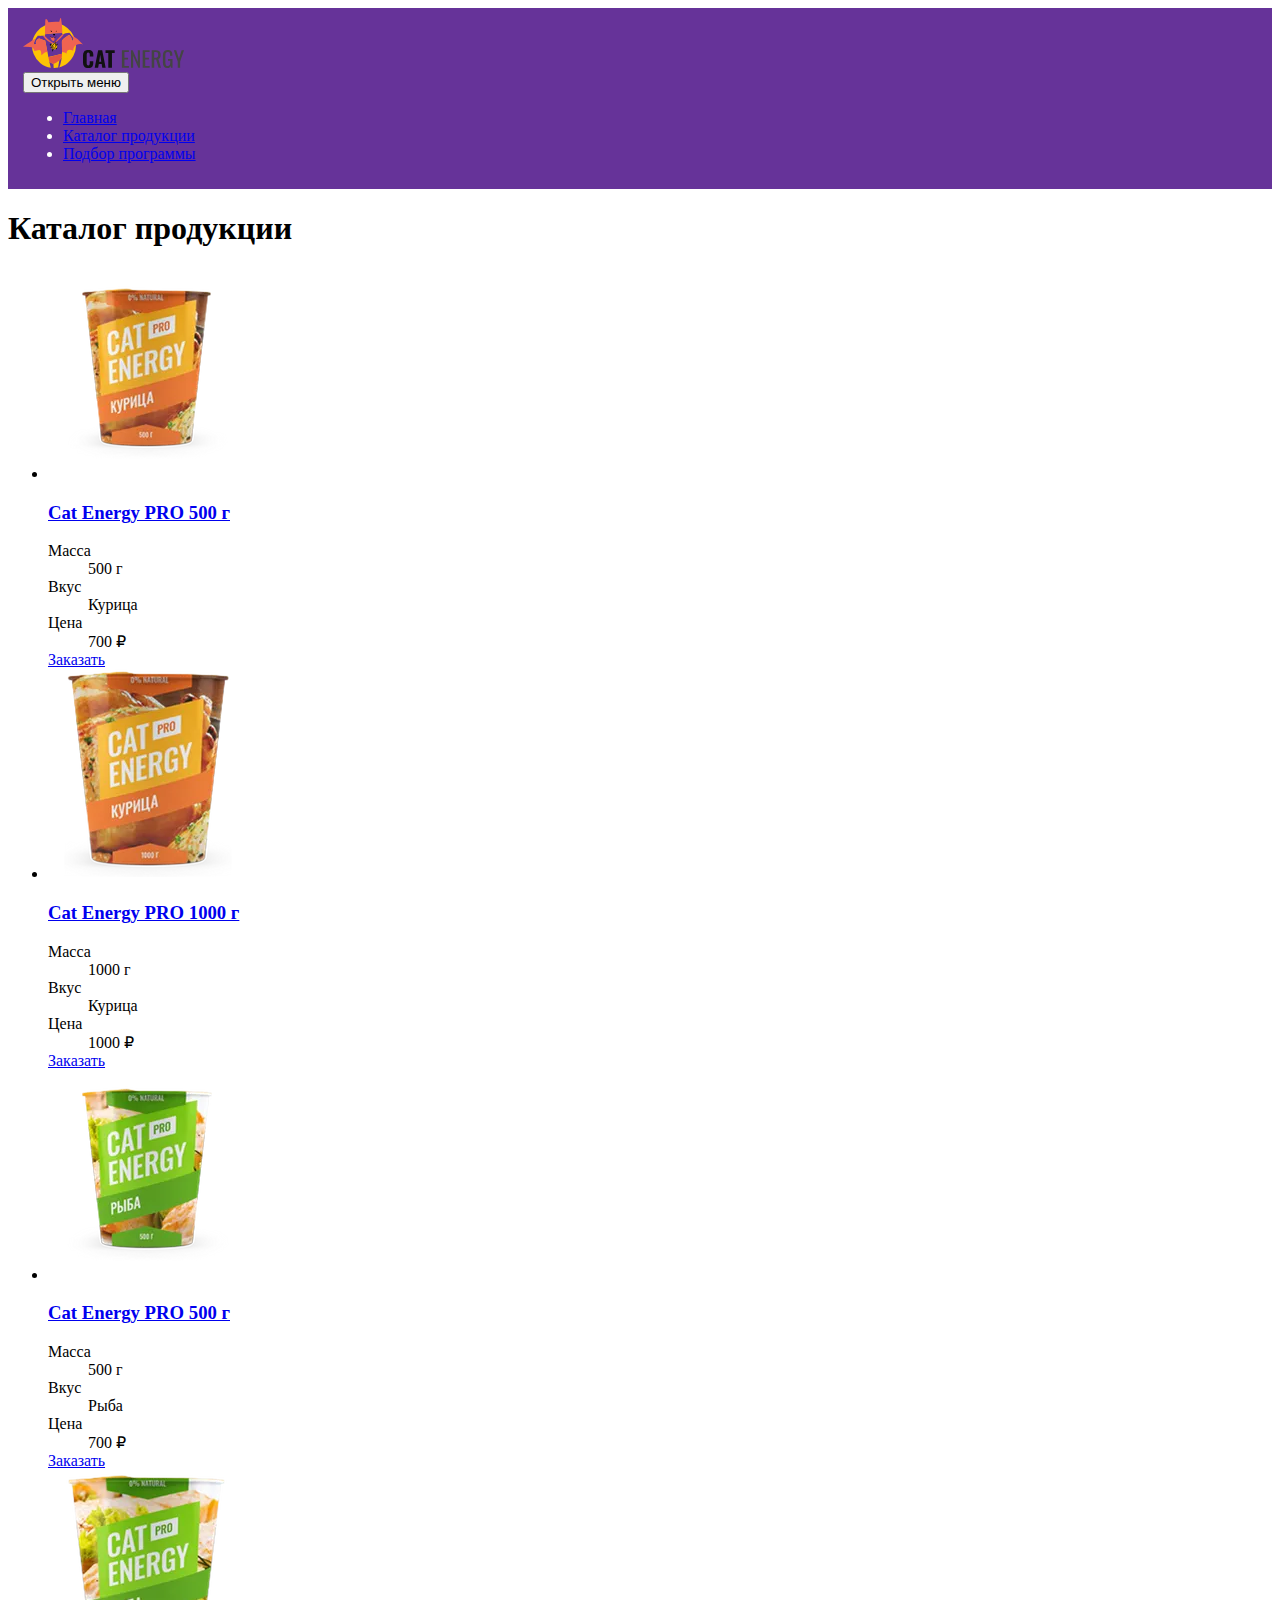
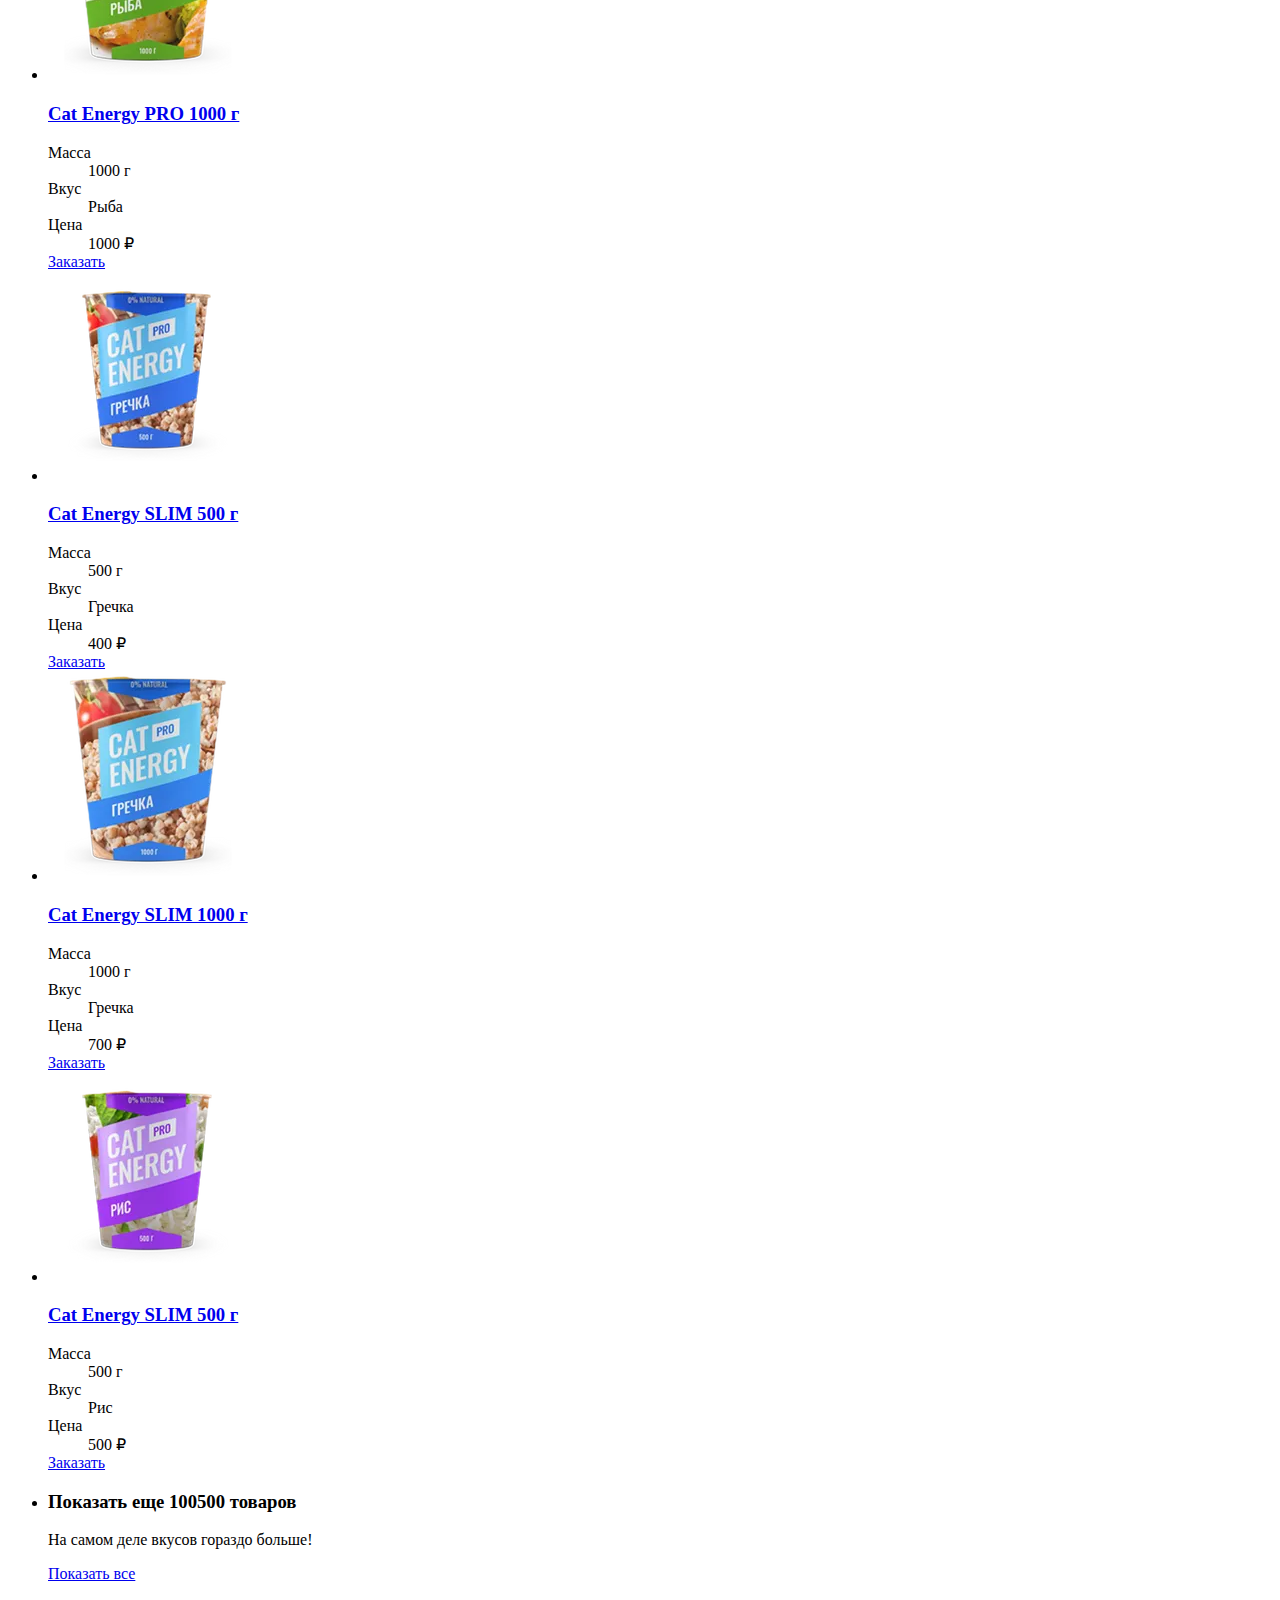
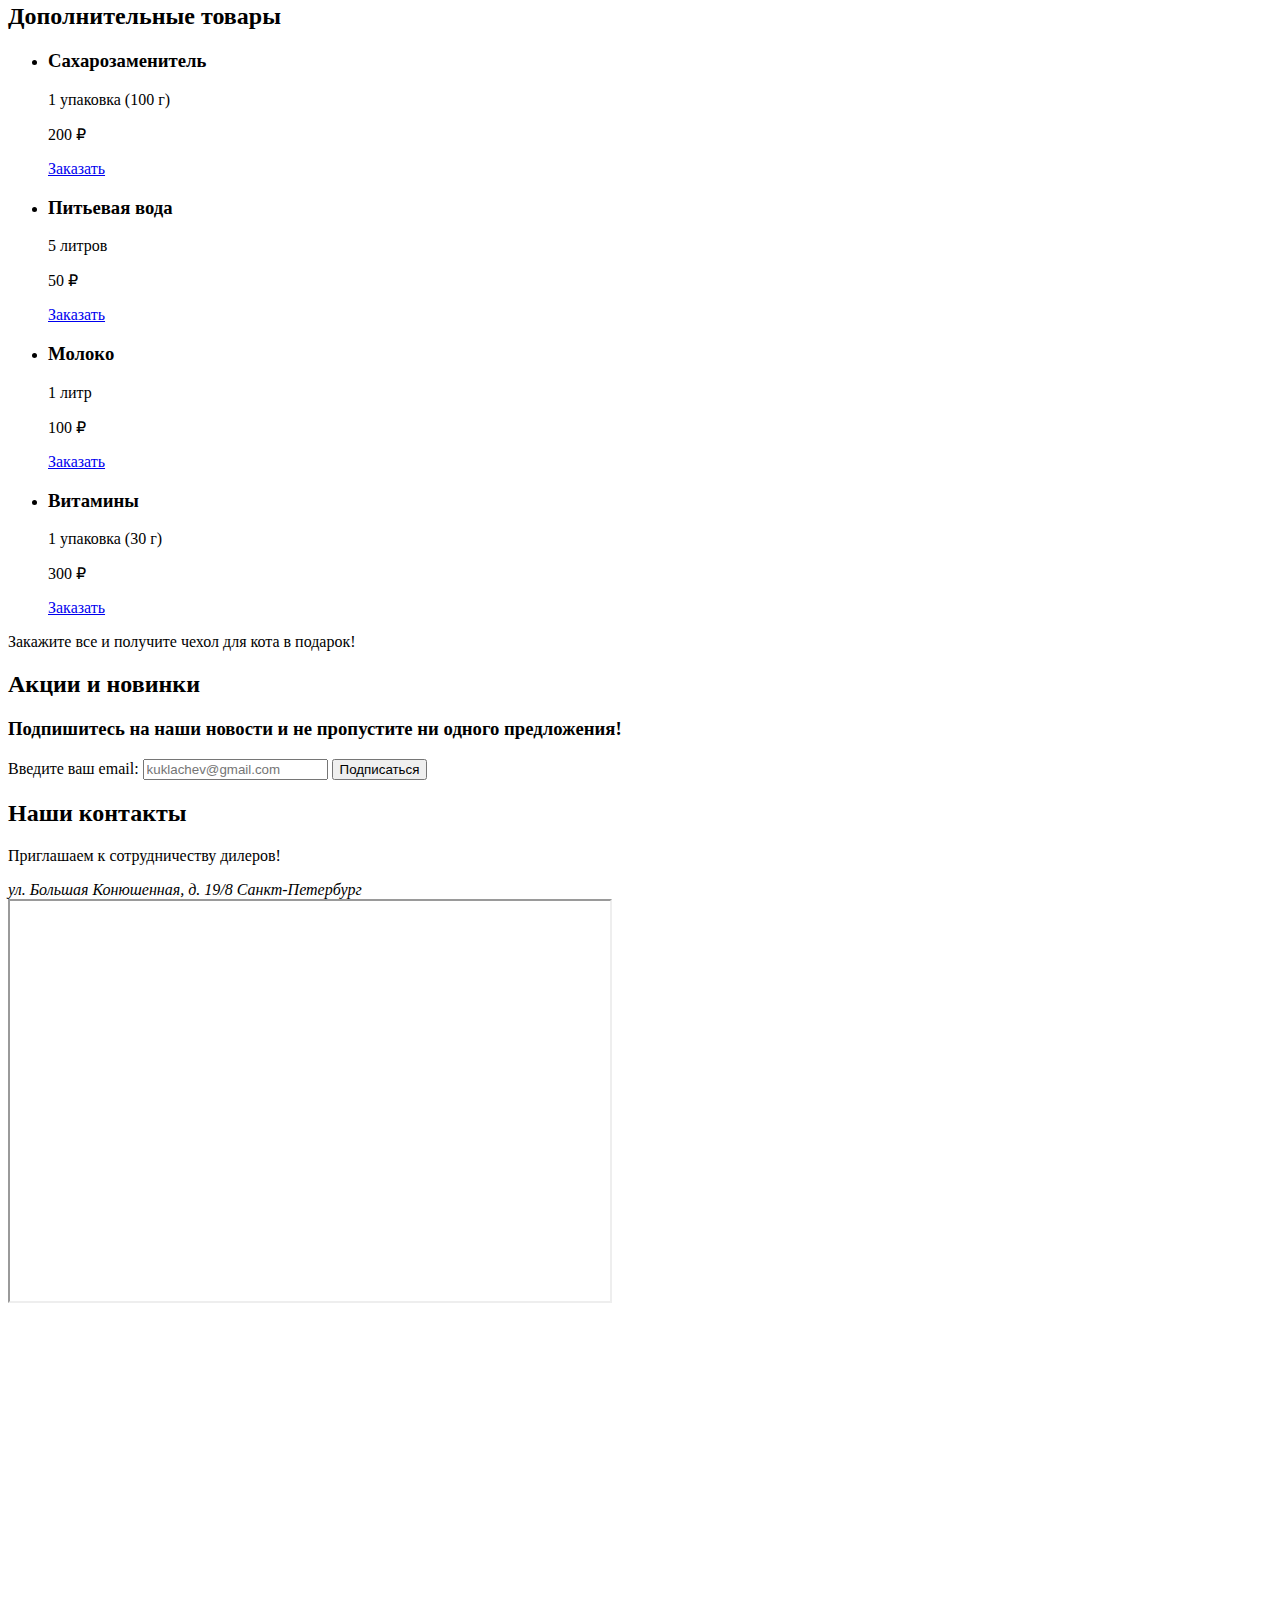
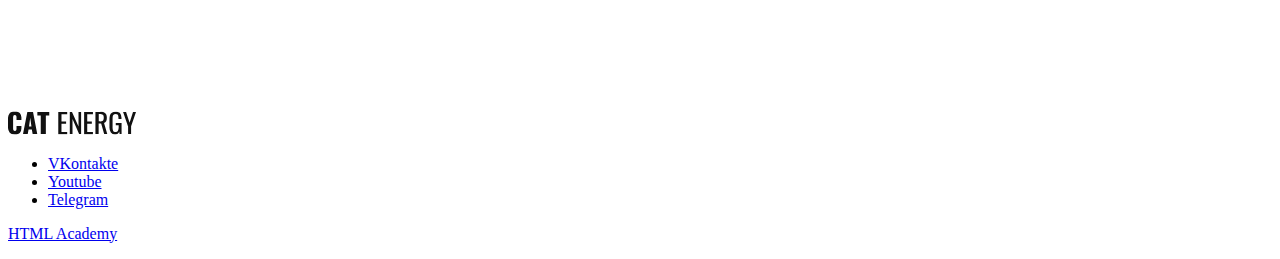
<file: catalog.html>
<!DOCTYPE html><html class="page" lang="ru"><head><meta charset="UTF-8"><title>Каталог питания для котов Cat Energy</title><meta name="viewport" content="width=device-width,initial-scale=1"><meta name="description" content="Сайт функционального питания Cat Energy: подбор программ питания, интернет-магазин"><link rel="preload" href="images/cat-energy-chicken-500-mobile@2x.webp" type="image/webp" as="image" media="(max-width: 767px)"><link rel="preload" href="images/cat-energy-chicken-1000-mobile@2x.webp" type="image/webp" as="image" media="(max-width: 767px)"><link rel="preload" href="fonts/lato/Lato-Regular.woff2" type="font/woff2" as="font" crossorigin="anonymous"><link rel="preload" href="fonts/oswald/oswaldregular.woff2" type="font/woff2" as="font" crossorigin="anonymous"><link rel="icon" href="favicon.ico"><link rel="icon" href="favicons/icon.svg" type="image/svg+xml"><link rel="apple-touch-icon" href="favicons/apple-icon-180x180.png"><link rel="manifest" href="manifest.webmanifest"><link rel="stylesheet" href="styles/styles.css"><script src="scripts/index.js" defer="defer"></script></head><body class="page__body"><header class="header" data-test="header"><div class="header__container"><a class="header__logo logo" href="index.html"><picture><source type="image/svg+xml" media="(min-width: 1440px)" srcset="images/cat-energy-logo-desktop.svg" width="70" height="59"><source type="image/svg+xml" media="(min-width: 768px)" srcset="images/cat-energy-logo-tablet.svg" width="60" height="50"><img class="logo__image" src="images/cat-energy-logo-mobile.svg" width="33" height="38" alt="Торговый знак Cat Energy с изображением кота"></picture><picture><source type="image/svg+xml" media="(min-width: 768px)" srcset="images/cat-energy-text-lighter.svg"><img class="logo__text" src="images/cat-energy-text-darker.svg" width="101" height="18" alt="Текстовый логотип Cat Energy"></picture></a><nav class="header__navigation navigation navigation--nojs"><button class="navigation__toggle" type="button"><span class="visually-hidden">Открыть меню</span></button><ul class="navigation__list"><li class="navigation__item"><a class="navigation__link" href="index.html">Главная</a></li><li class="navigation__item"><a class="navigation__link navigation__link--current" href="#">Каталог продукции</a></li><li class="navigation__item"><a class="navigation__link" href="#">Подбор программы</a></li></ul></nav></div></header><main><section class="catalog" data-test="catalog"><div class="catalog__container"><h1 class="catalog__title">Каталог продукции</h1><ul class="catalog__list"><li class="catalog__card product"><a class="product__image-link" href="#"><picture><source width="169" height="210" type="image/webp" media="(min-width: 1440px)" srcset="images/cat-energy-chicken-500-desktop@1x.webp, images/cat-energy-chicken-500-desktop@2x.webp 2x"><source width="200" height="210" type="image/webp" media="(min-width: 768px)" srcset="images/cat-energy-chicken-500-tablet@1x.webp, images/cat-energy-chicken-500-tablet@2x.webp 2x"><source width="140" height="107" type="image/webp" srcset="images/cat-energy-chicken-500-mobile@1x.webp, images/cat-energy-chicken-500-mobile@2x.webp 2x"><source width="169" height="210" type="image/png" media="(min-width: 1440px)" srcset="images/cat-energy-chicken-500-desktop@1x.png, images/cat-energy-chicken-500-desktop@2x.png 2x"><source width="200" height="210" type="image/png" media="(min-width: 768px)" srcset="images/cat-energy-chicken-500-tablet@1x.png, images/cat-energy-chicken-500-tablet@2x.png 2x"><img class="product__image" width="140" height="107" src="images/cat-energy-chicken-500-mobile@1x.png" srcset="images/cat-energy-chicken-500-mobile@2x.png 2x" alt="Cat Energy PRO со вкусом курицы массой 500 грамм"></picture></a><div class="product-container"><a class="product__item-link" href="#"><h3 class="product__title">Cat Energy PRO 500 г</h3></a><dl class="product__information"><div class="characteristics"><dt class="characteristics__attribute">Масса</dt><dd class="characteristics__value">500 г</dd></div><div class="characteristics"><dt class="characteristics__attribute">Вкус</dt><dd class="characteristics__value">Курица</dd></div><div class="characteristics"><dt class="characteristics__attribute">Цена</dt><dd class="characteristics__value">700 ₽</dd></div></dl></div><a class="product__button button button--primary" href="#">Заказать</a></li><li class="catalog__card product"><a class="product__image-link" href="#"><picture><source width="169" height="210" type="image/webp" media="(min-width: 1440px)" srcset="images/cat-energy-chicken-1000-desktop@1x.webp, images/cat-energy-chicken-1000-desktop@2x.webp 2x"><source width="200" height="210" type="image/webp" media="(min-width: 768px)" srcset="images/cat-energy-chicken-1000-tablet@1x.webp, images/cat-energy-chicken-1000-tablet@2x.webp 2x"><source width="140" height="107" type="image/webp" srcset="images/cat-energy-chicken-1000-mobile@1x.webp, images/cat-energy-chicken-1000-mobile@2x.webp 2x"><source width="169" height="210" type="image/png" media="(min-width: 1440px)" srcset="images/cat-energy-chicken-1000-desktop@1x.png, images/cat-energy-chicken-1000-desktop@2x.png 2x"><source width="200" height="210" type="image/png" media="(min-width: 768px)" srcset="images/cat-energy-chicken-1000-tablet@1x.png, images/cat-energy-chicken-1000-tablet@2x.png 2x"><img class="product__image" width="140" height="107" src="images/cat-energy-chicken-1000-mobile@1x.png" srcset="images/cat-energy-chicken-1000-mobile@2x.png 2x" alt="Cat Energy PRO со вкусом курицы массой 1000 грамм"></picture></a><div class="product-container"><a class="product__item-link" href="#"><h3 class="product__title">Cat Energy PRO 1000 г</h3></a><dl class="product__information"><div class="characteristics"><dt class="characteristics__attribute">Масса</dt><dd class="characteristics__value">1000 г</dd></div><div class="characteristics"><dt class="characteristics__attribute">Вкус</dt><dd class="characteristics__value">Курица</dd></div><div class="characteristics"><dt class="characteristics__attribute">Цена</dt><dd class="characteristics__value">1000 ₽</dd></div></dl></div><a class="product__button button button--primary" href="#">Заказать</a></li><li class="catalog__card product"><a class="product__image-link" href="#"><picture><source width="169" height="210" type="image/webp" media="(min-width: 1440px)" srcset="images/cat-energy-fish-500-desktop@1x.webp, images/cat-energy-fish-500-desktop@2x.webp 2x"><source width="200" height="210" type="image/webp" media="(min-width: 768px)" srcset="images/cat-energy-fish-500-tablet@1x.webp, images/cat-energy-fish-500-tablet@2x.webp 2x"><source width="140" height="107" type="image/webp" srcset="images/cat-energy-fish-500-mobile@1x.webp, images/cat-energy-fish-500-mobile@2x.webp 2x"><source width="169" height="210" type="image/png" media="(min-width: 1440px)" srcset="images/cat-energy-fish-500-desktop@1x.png, images/cat-energy-fish-500-desktop@2x.png 2x"><source width="200" height="210" type="image/png" media="(min-width: 768px)" srcset="images/cat-energy-fish-500-tablet@1x.png, images/cat-energy-fish-500-tablet@2x.png 2x"><img class="product__image" width="140" height="107" src="images/cat-energy-fish-500-mobile@1x.png" srcset="images/cat-energy-fish-500-mobile@2x.png 2x" alt="Cat Energy PRO со вкусом рыбы массой 500 грамм"></picture></a><div class="product-container"><a class="product__item-link" href="#"><h3 class="product__title">Cat Energy PRO 500 г</h3></a><dl class="product__information"><div class="characteristics"><dt class="characteristics__attribute">Масса</dt><dd class="characteristics__value">500 г</dd></div><div class="characteristics"><dt class="characteristics__attribute">Вкус</dt><dd class="characteristics__value">Рыба</dd></div><div class="characteristics"><dt class="characteristics__attribute">Цена</dt><dd class="characteristics__value">700 ₽</dd></div></dl></div><a class="product__button button button--primary" href="#">Заказать</a></li><li class="catalog__card product"><a class="product__image-link" href="#"><picture><source width="169" height="210" type="image/webp" media="(min-width: 1440px)" srcset="images/cat-energy-fish-1000-desktop@1x.webp, images/cat-energy-fish-1000-desktop@2x.webp 2x"><source width="200" height="210" type="image/webp" media="(min-width: 768px)" srcset="images/cat-energy-fish-1000-tablet@1x.webp, images/cat-energy-fish-1000-tablet@2x.webp 2x"><source width="140" height="107" type="image/webp" srcset="images/cat-energy-fish-1000-mobile@1x.webp, images/cat-energy-fish-1000-mobile@2x.webp 2x"><source width="169" height="210" type="image/png" media="(min-width: 1440px)" srcset="images/cat-energy-fish-1000-desktop@1x.png, images/cat-energy-fish-1000-desktop@2x.png 2x"><source width="200" height="210" type="image/png" media="(min-width: 768px)" srcset="images/cat-energy-fish-1000-tablet@1x.png, images/cat-energy-fish-1000-tablet@2x.png 2x"><img class="product__image" width="140" height="107" src="images/cat-energy-fish-1000-mobile@1x.png" srcset="images/cat-energy-fish-1000-mobile@2x.png 2x" alt="Cat Energy PRO со вкусом рыбы массой 1000 грамм"></picture></a><div class="product-container"><a class="product__item-link" href="#"><h3 class="product__title">Cat Energy PRO 1000 г</h3></a><dl class="product__information"><div class="characteristics"><dt class="characteristics__attribute">Масса</dt><dd class="characteristics__value">1000 г</dd></div><div class="characteristics"><dt class="characteristics__attribute">Вкус</dt><dd class="characteristics__value">Рыба</dd></div><div class="characteristics"><dt class="characteristics__attribute">Цена</dt><dd class="characteristics__value">1000 ₽</dd></div></dl></div><a class="product__button button button--primary" href="#">Заказать</a></li><li class="catalog__card product"><a class="product__image-link" href="#"><picture><source width="169" height="210" type="image/webp" media="(min-width: 1440px)" srcset="images/cat-energy-buckwheat-500-desktop@1x.webp, images/cat-energy-buckwheat-500-desktop@2x.webp 2x"><source width="200" height="210" type="image/webp" media="(min-width: 768px)" srcset="images/cat-energy-buckwheat-500-tablet@1x.webp, images/cat-energy-buckwheat-500-tablet@2x.webp 2x"><source width="140" height="107" type="image/webp" srcset="images/cat-energy-buckwheat-500-mobile@1x.webp, images/cat-energy-buckwheat-500-mobile@2x.webp 2x"><source width="169" height="210" type="image/png" media="(min-width: 1440px)" srcset="images/cat-energy-buckwheat-500-desktop@1x.png, images/cat-energy-buckwheat-500-desktop@2x.png 2x"><source width="200" height="210" type="image/png" media="(min-width: 768px)" srcset="images/cat-energy-buckwheat-500-tablet@1x.png, images/cat-energy-buckwheat-500-tablet@2x.png 2x"><img class="product__image" width="140" height="107" src="images/cat-energy-buckwheat-500-mobile@1x.png" srcset="images/cat-energy-buckwheat-500-mobile@2x.png 2x" alt="Cat Energy Slim со вкусом гречки массой 500 грамм"></picture></a><div class="product-container"><a class="product__item-link" href="#"><h3 class="product__title">Cat Energy SLIM 500 г</h3></a><dl class="product__information"><div class="characteristics"><dt class="characteristics__attribute">Масса</dt><dd class="characteristics__value">500 г</dd></div><div class="characteristics"><dt class="characteristics__attribute">Вкус</dt><dd class="characteristics__value">Гречка</dd></div><div class="characteristics"><dt class="characteristics__attribute">Цена</dt><dd class="characteristics__value">400 ₽</dd></div></dl></div><a class="product__button button button--primary" href="#">Заказать</a></li><li class="catalog__card product"><a class="product__image-link" href="#"><picture><source width="169" height="210" type="image/webp" media="(min-width: 1440px)" srcset="images/cat-energy-buckwheat-1000-desktop@1x.webp, images/cat-energy-buckwheat-1000-desktop@2x.webp 2x"><source width="200" height="210" type="image/webp" media="(min-width: 768px)" srcset="images/cat-energy-buckwheat-1000-tablet@1x.webp, images/cat-energy-buckwheat-1000-tablet@2x.webp 2x"><source width="140" height="107" type="image/webp" srcset="images/cat-energy-buckwheat-1000-mobile@1x.webp, images/cat-energy-buckwheat-1000-mobile@2x.webp 2x"><source width="169" height="210" type="image/png" media="(min-width: 1440px)" srcset="images/cat-energy-buckwheat-1000-desktop@1x.png, images/cat-energy-buckwheat-1000-desktop@2x.png 2x"><source width="200" height="210" type="image/png" media="(min-width: 768px)" srcset="images/cat-energy-buckwheat-1000-tablet@1x.png, images/cat-energy-buckwheat-1000-tablet@2x.png 2x"><img class="product__image" width="140" height="107" src="images/cat-energy-buckwheat-1000-mobile@1x.png" srcset="images/cat-energy-buckwheat-1000-mobile@2x.png 2x" alt="Cat Energy Slim со вкусом гречки массой 1000 грамм"></picture></a><div class="product-container"><a class="product__item-link" href="#"><h3 class="product__title">Cat Energy SLIM 1000 г</h3></a><dl class="product__information"><div class="characteristics"><dt class="characteristics__attribute">Масса</dt><dd class="characteristics__value">1000 г</dd></div><div class="characteristics"><dt class="characteristics__attribute">Вкус</dt><dd class="characteristics__value">Гречка</dd></div><div class="characteristics"><dt class="characteristics__attribute">Цена</dt><dd class="characteristics__value">700 ₽</dd></div></dl></div><a class="product__button button button--primary" href="#">Заказать</a></li><li class="catalog__card product"><a class="product__image-link" href="#"><picture><source width="169" height="210" type="image/webp" media="(min-width: 1440px)" srcset="images/cat-energy-rice-500-desktop@1x.webp, images/cat-energy-rice-500-desktop@2x.webp 2x"><source width="200" height="210" type="image/webp" media="(min-width: 768px)" srcset="images/cat-energy-rice-500-tablet@1x.webp, images/cat-energy-rice-500-tablet@2x.webp 2x"><source width="140" height="107" type="image/webp" srcset="images/cat-energy-rice-500-mobile@1x.webp, images/cat-energy-rice-500-mobile@2x.webp 2x"><source width="169" height="210" type="image/png" media="(min-width: 1440px)" srcset="images/cat-energy-rice-500-desktop@1x.png, images/cat-energy-rice-500-desktop@2x.png 2x"><source width="200" height="210" type="image/png" media="(min-width: 768px)" srcset="images/cat-energy-rice-500-tablet@1x.png, images/cat-energy-rice-500-tablet@2x.png 2x"><img class="product__image" width="140" height="107" src="images/cat-energy-rice-500-mobile@1x.png" srcset="images/cat-energy-rice-500-mobile@2x.png 2x" alt="Cat Energy Slim со вкусом риса массой 500 грамм"></picture></a><div class="product-container"><a class="product__item-link" href="#"><h3 class="product__title">Cat Energy SLIM 500 г</h3></a><dl class="product__information"><div class="characteristics"><dt class="characteristics__attribute">Масса</dt><dd class="characteristics__value">500 г</dd></div><div class="characteristics"><dt class="characteristics__attribute">Вкус</dt><dd class="characteristics__value">Рис</dd></div><div class="characteristics"><dt class="characteristics__attribute">Цена</dt><dd class="characteristics__value">500 ₽</dd></div></dl></div><a class="product__button button button--primary" href="#">Заказать</a></li><li class="catalog__card product product--more"><h3 class="product__more-title">Показать еще 100500 товаров</h3><p class="product__more-info">На самом деле вкусов гораздо больше!</p><a class="product__button button button--secondary" href="#">Показать все</a></li></ul></div></section><section class="additional-offers" data-test="additional"><div class="additional-offers__container"><h2 class="additional-offers__title">Дополнительные товары</h2><ul class="additional-offers__list"><li class="additional-offers__item additional-product"><h3 class="additional-product__name">Сахарозаменитель</h3><div class="additional-product__wrapper"><p class="additional-product__weight">1 упаковка (100 г)</p><p class="additional-product__price">200 ₽</p></div><a class="additional-product__button button button--primary" href="#">Заказать</a></li><li class="additional-offers__item additional-product"><h3 class="additional-product__name">Питьевая вода</h3><div class="additional-product__wrapper"><p class="additional-product__weight">5 литров</p><p class="additional-product__price">50 ₽</p></div><a class="additional-product__button button button--primary" href="#">Заказать</a></li><li class="additional-offers__item additional-product"><h3 class="additional-product__name">Молоко</h3><div class="additional-product__wrapper"><p class="additional-product__weight">1 литр</p><p class="additional-product__price">100 ₽</p></div><a class="additional-product__button button button--primary" href="#">Заказать</a></li><li class="additional-offers__item additional-product"><h3 class="additional-product__name">Витамины</h3><div class="additional-product__wrapper"><p class="additional-product__weight">1 упаковка (30 г)</p><p class="additional-product__price">300 ₽</p></div><a class="additional-product__button button button--primary" href="#">Заказать</a></li></ul><div class="additional-offers__promotion"><p class="additional-offers__promotion-info">Закажите все и&nbsp;получите чехол для кота в подарок!</p></div></div></section><section class="subscribe"><div class="subscribe__container"><h2 class="subscribe__title">Акции и новинки</h2><form class="subscribe__form subscribe-form" action="https://echo.htmlacademy.ru" method="post"><h3 class="subscribe-form__heading">Подпишитесь на наши новости и не пропустите ни одного предложения!</h3><label class="visually-hidden" for="email">Введите ваш email:</label> <input class="subscribe-form__email" type="email" id="email" name="Ваш email" placeholder="kuklachev@gmail.com" autocomplete="on"> <button class="subscribe-form__button button button--primary" type="submit">Подписаться</button></form></div></section><section class="contacts contacts--dark-bg contacts--nojs" data-test="contacts"><div class="contacts__container"><div class="contacts__wrapper"><h2 class="visually-hidden">Наши контакты</h2><p class="contacts__heading">Приглашаем к&nbsp;сотрудничеству дилеров!</p><address class="contacts__address">ул. Большая Конюшенная, д. 19/8 <span class="contacts__city">Санкт-Петербург</span></address></div><div class="contacts__map-wrapper"><iframe class="contacts__map" title="Google Map" src="https://www.google.com/maps/embed?pb=!1m18!1m12!1m3!1d1998.5989428319078!2d30.320508377320824!3d59.93879686208728!2m3!1f0!2f0!3f0!3m2!1i1024!2i768!4f13.1!3m3!1m2!1s0x4696310fca5afc31%3A0xa24b26c0d196de71!2z0JHQvtC70YzRiNCw0Y8g0JrQvtC90Y7RiNC10L3QvdCw0Y8g0YPQuy4sIDE5LCDQodCw0L3QutGCLdCf0LXRgtC10YDQsdGD0YDQsywgMTkxMTg2!5e0!3m2!1sru!2sru!4v1750173124787!5m2!1sru!2sru" width="600" height="400" allowfullscreen="" loading="lazy" referrerpolicy="no-referrer-when-downgrade"></iframe><picture><source width="1440" height="400" type="image/jpeg" media="(min-width: 1440px)" srcset="images/location-desktop@1x.jpg, images/location-desktop@2x.jpg 2x"><source width="768" height="400" type="image/jpeg" media="(min-width: 768px)" srcset="images/location-tablet@1x.jpg, images/location-tablet@2x.jpg 2x"><img class="contacts__location" width="320" height="362" src="images/location-mobile@1x.jpg" srcset="images/location-mobile@2x.jpg 2x" alt="Карта с месторасположением компании Cat Energy" loading="lazy"></picture></div></div></section></main><footer class="footer" data-test="footer"><div class="footer__container"><a class="footer__logo logo" href="index.html"><img class="logo__text" src="images/cat-energy-text-darker.svg" width="128" height="24" alt="Текстовый логотип Cat Energy"></a><ul class="footer__socials socials"><li class="socials__item"><a class="socials__link socials__link--vk" href="#"><span class="visually-hidden">VKontakte</span></a></li><li class="socials__item"><a class="socials__link socials__link--youtube" href="#"><span class="visually-hidden">Youtube</span></a></li><li class="socials__item"><a class="socials__link socials__link--telegram" href="#"><span class="visually-hidden">Telegram</span></a></li></ul><a class="footer__copyrights copyrights" href="https://htmlacademy.ru/intensive/adaptive"><p class="copyrights__htmlacademy-text">HTML Academy</p></a></div></footer></body></html>
</file>
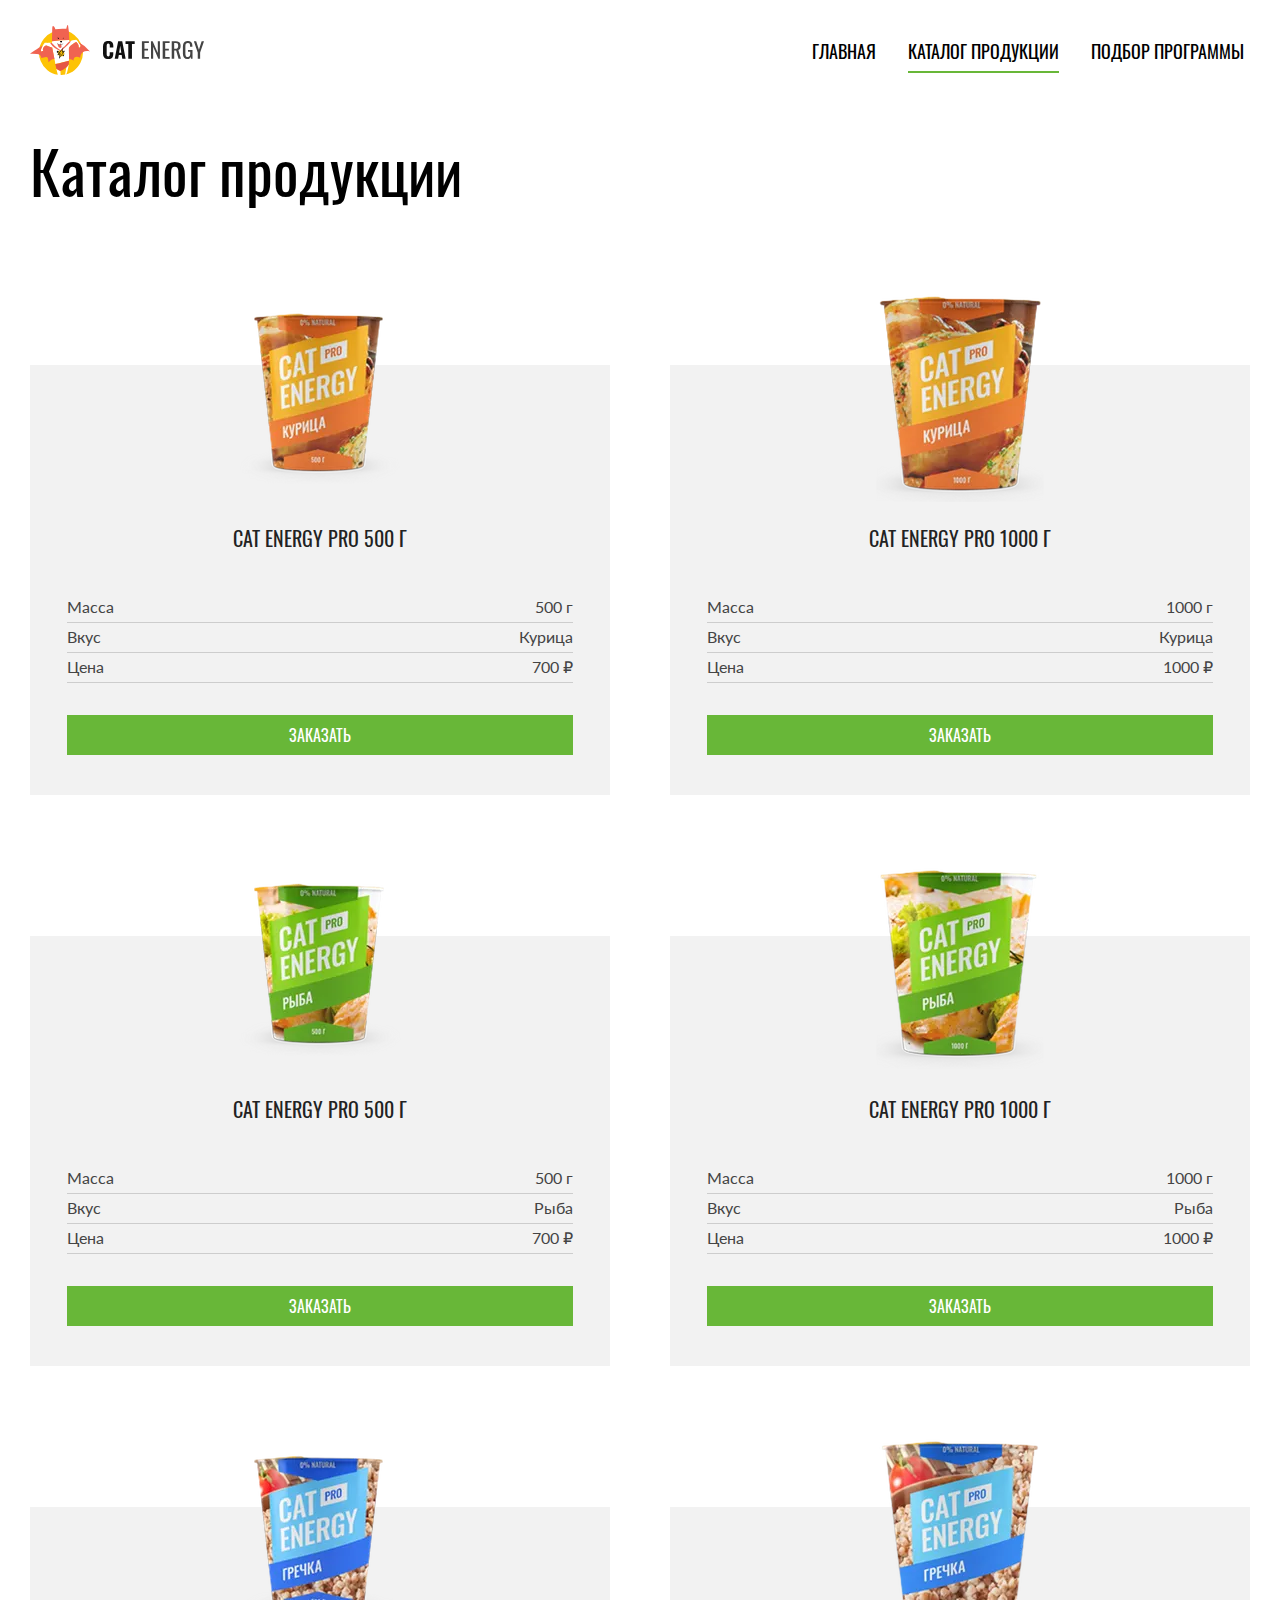
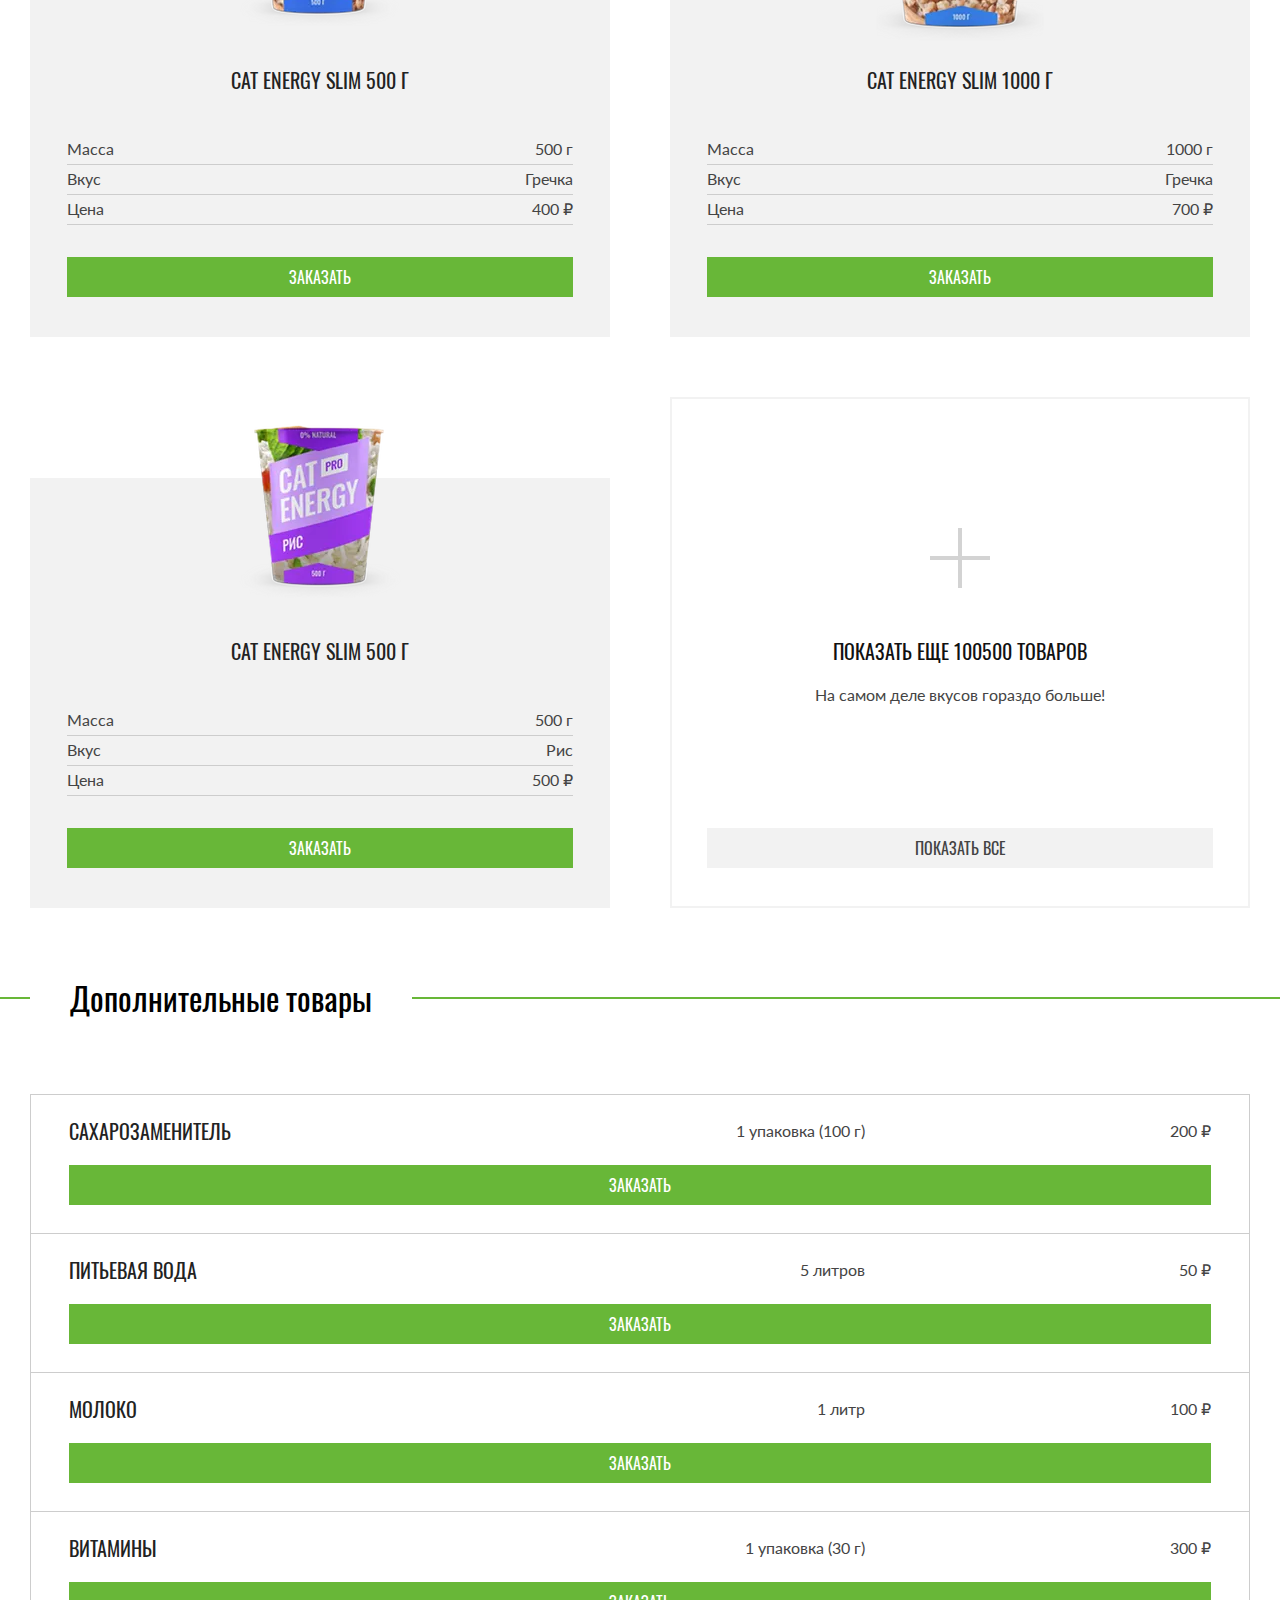
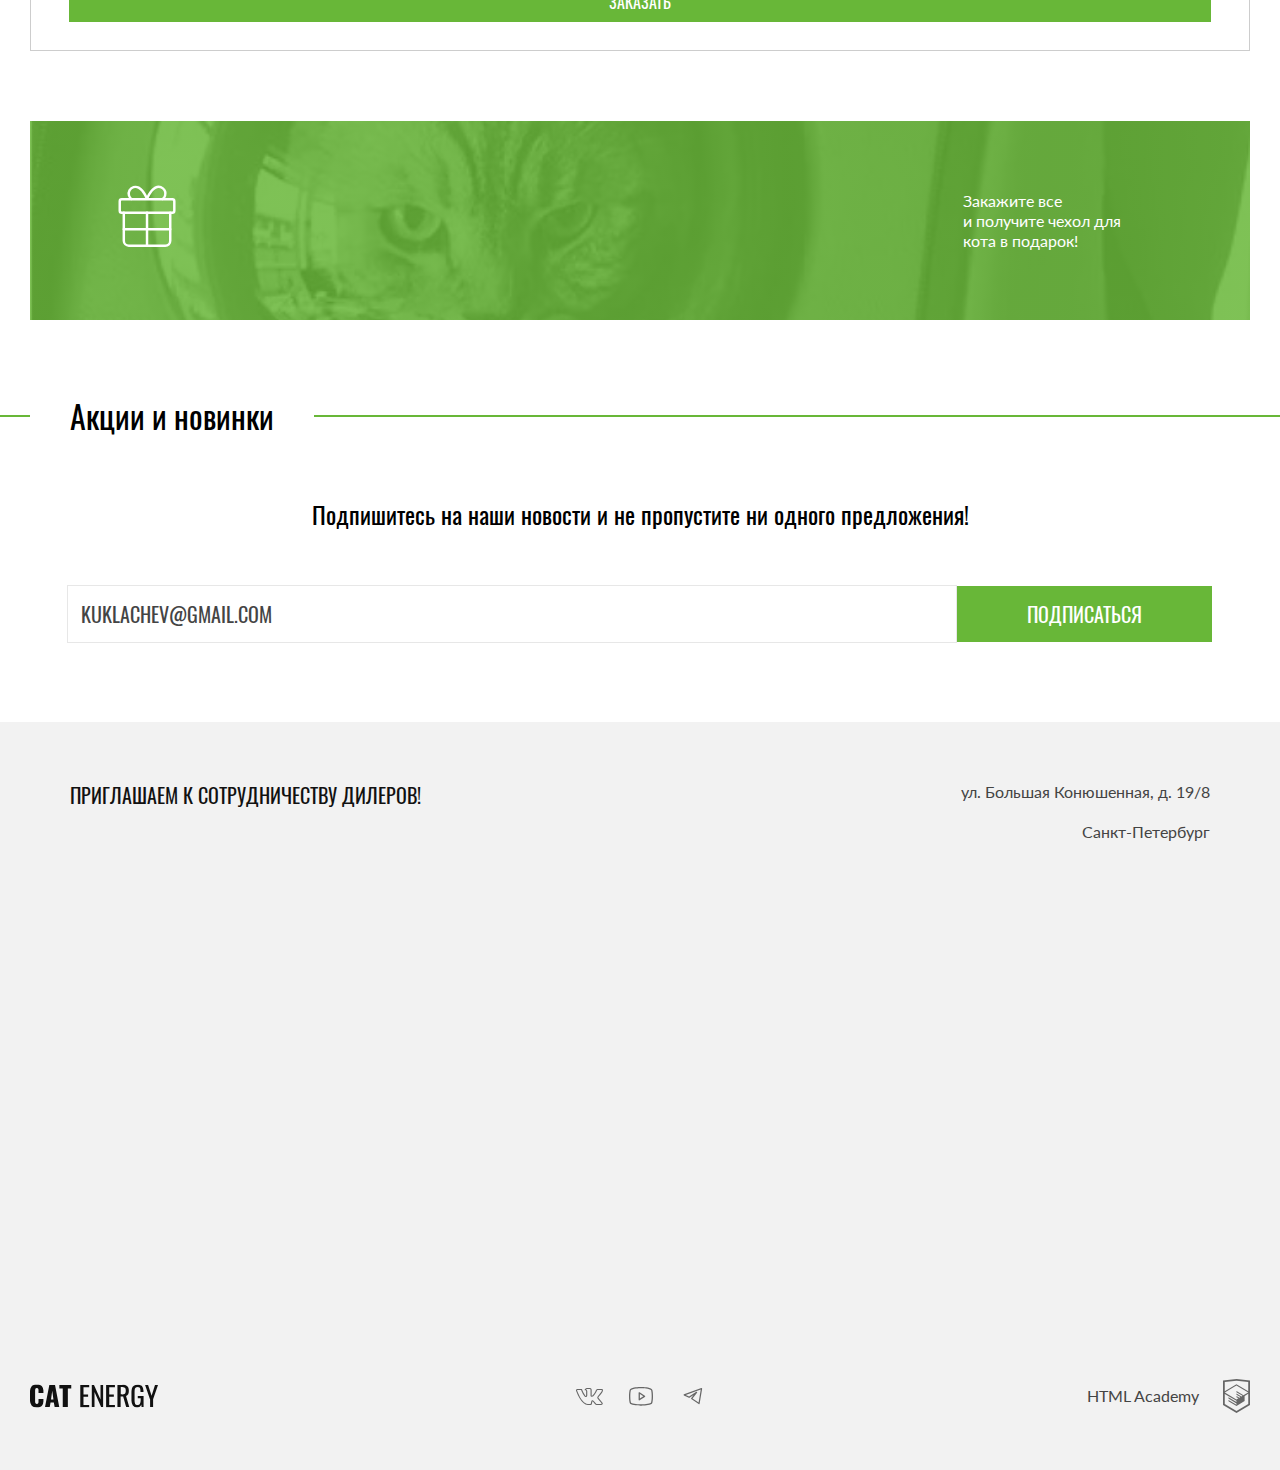
<file: 2/catalog.html>
<!DOCTYPE html><html class="page" lang="ru"><head><meta charset="UTF-8"><title>Каталог питания для котов Cat Energy</title><meta name="viewport" content="width=device-width,initial-scale=1"><meta name="description" content="Сайт функционального питания Cat Energy: подбор программ питания, интернет-магазин"><link rel="preload" href="fonts/lato/Lato-Regular.woff2" type="font/woff2" as="font" crossorigin="anonymous"><link rel="preload" href="fonts/oswald/oswaldregular.woff2" type="font/woff2" as="font" crossorigin="anonymous"><link rel="icon" href="favicon.ico"><link rel="icon" href="favicons/icon.svg" type="image/svg+xml"><link rel="apple-touch-icon" href="favicons/apple-icon-180x180.png"><link rel="manifest" href="manifest.webmanifest"><link rel="stylesheet" href="styles/styles.css"><script src="scripts/index.js" defer="defer"></script></head><body class="page__body"><header class="header" data-test="header"><div class="header__container"><a class="header__logo logo" href="index.html"><picture><source type="image/svg+xml" media="(min-width: 1440px)" srcset="images/cat-energy-logo-desktop.svg" width="70" height="59"><source type="image/svg+xml" media="(min-width: 768px)" srcset="images/cat-energy-logo-tablet.svg" width="60" height="50"><img class="logo__image" src="images/cat-energy-logo-mobile.svg" width="33" height="38" alt="Торговый знак Cat Energy с изображением кота"></picture><picture><source type="image/svg+xml" media="(min-width: 768px)" srcset="images/cat-energy-text-lighter.svg"><img class="logo__text" src="images/cat-energy-text-darker.svg" width="101" height="18" alt="Текстовый логотип Cat Energy"></picture></a><nav class="header__navigation navigation navigation--nojs"><button class="navigation__toggle" type="button"><span class="visually-hidden">Открыть меню</span></button><ul class="navigation__list"><li class="navigation__item"><a class="navigation__link" href="index.html">Главная</a></li><li class="navigation__item"><a class="navigation__link navigation__link--current" href="#">Каталог продукции</a></li><li class="navigation__item"><a class="navigation__link" href="#">Подбор программы</a></li></ul></nav></div></header><main><section class="catalog" data-test="catalog"><div class="catalog__container"><h1 class="catalog__title">Каталог продукции</h1><ul class="catalog__list"><li class="catalog__card product"><a class="product__image-link" href="#"><picture><source width="169" height="210" type="image/webp" media="(min-width: 1440px)" srcset="images/cat-energy-chicken-500-desktop@1x.webp, images/cat-energy-chicken-500-desktop@2x.webp 2x"><source width="200" height="210" type="image/webp" media="(min-width: 768px)" srcset="images/cat-energy-chicken-500-tablet@1x.webp, images/cat-energy-chicken-500-tablet@2x.webp 2x"><source width="140" height="107" type="image/webp" srcset="images/cat-energy-chicken-500-mobile@1x.webp, images/cat-energy-chicken-500-mobile@2x.webp 2x"><source width="169" height="210" type="image/png" media="(min-width: 1440px)" srcset="images/cat-energy-chicken-500-desktop@1x.png, images/cat-energy-chicken-500-desktop@2x.png 2x"><source width="200" height="210" type="image/png" media="(min-width: 768px)" srcset="images/cat-energy-chicken-500-tablet@1x.png, images/cat-energy-chicken-500-tablet@2x.png 2x"><img class="product__image" width="140" height="107" src="images/cat-energy-chicken-500-mobile@1x.png" srcset="images/cat-energy-chicken-500-mobile@2x.png 2x" alt="Cat Energy PRO со вкусом курицы массой 500 грамм"></picture></a><div class="product__container"><a class="product__item-link" href="#"><h3 class="product__title">Cat Energy PRO 500 г</h3></a><dl class="product__information"><div class="characteristics"><dt class="characteristics__attribute">Масса</dt><dd class="characteristics__value">500 г</dd></div><div class="characteristics"><dt class="characteristics__attribute">Вкус</dt><dd class="characteristics__value">Курица</dd></div><div class="characteristics"><dt class="characteristics__attribute">Цена</dt><dd class="characteristics__value">700 ₽</dd></div></dl></div><a class="product__button button button--primary" href="#">Заказать</a></li><li class="catalog__card product"><a class="product__image-link" href="#"><picture><source width="169" height="210" type="image/webp" media="(min-width: 1440px)" srcset="images/cat-energy-chicken-1000-desktop@1x.webp, images/cat-energy-chicken-1000-desktop@2x.webp 2x"><source width="200" height="210" type="image/webp" media="(min-width: 768px)" srcset="images/cat-energy-chicken-1000-tablet@1x.webp, images/cat-energy-chicken-1000-tablet@2x.webp 2x"><source width="140" height="107" type="image/webp" srcset="images/cat-energy-chicken-1000-mobile@1x.webp, images/cat-energy-chicken-1000-mobile@2x.webp 2x"><source width="169" height="210" type="image/png" media="(min-width: 1440px)" srcset="images/cat-energy-chicken-1000-desktop@1x.png, images/cat-energy-chicken-1000-desktop@2x.png 2x"><source width="200" height="210" type="image/png" media="(min-width: 768px)" srcset="images/cat-energy-chicken-1000-tablet@1x.png, images/cat-energy-chicken-1000-tablet@2x.png 2x"><img class="product__image" width="140" height="107" src="images/cat-energy-chicken-1000-mobile@1x.png" srcset="images/cat-energy-chicken-1000-mobile@2x.png 2x" alt="Cat Energy PRO со вкусом курицы массой 1000 грамм"></picture></a><div class="product__container"><a class="product__item-link" href="#"><h3 class="product__title">Cat Energy PRO 1000 г</h3></a><dl class="product__information"><div class="characteristics"><dt class="characteristics__attribute">Масса</dt><dd class="characteristics__value">1000 г</dd></div><div class="characteristics"><dt class="characteristics__attribute">Вкус</dt><dd class="characteristics__value">Курица</dd></div><div class="characteristics"><dt class="characteristics__attribute">Цена</dt><dd class="characteristics__value">1000 ₽</dd></div></dl></div><a class="product__button button button--primary" href="#">Заказать</a></li><li class="catalog__card product"><a class="product__image-link" href="#"><picture><source width="169" height="210" type="image/webp" media="(min-width: 1440px)" srcset="images/cat-energy-fish-500-desktop@1x.webp, images/cat-energy-fish-500-desktop@2x.webp 2x"><source width="200" height="210" type="image/webp" media="(min-width: 768px)" srcset="images/cat-energy-fish-500-tablet@1x.webp, images/cat-energy-fish-500-tablet@2x.webp 2x"><source width="140" height="107" type="image/webp" srcset="images/cat-energy-fish-500-mobile@1x.webp, images/cat-energy-fish-500-mobile@2x.webp 2x"><source width="169" height="210" type="image/png" media="(min-width: 1440px)" srcset="images/cat-energy-fish-500-desktop@1x.png, images/cat-energy-fish-500-desktop@2x.png 2x"><source width="200" height="210" type="image/png" media="(min-width: 768px)" srcset="images/cat-energy-fish-500-tablet@1x.png, images/cat-energy-fish-500-tablet@2x.png 2x"><img class="product__image" width="140" height="107" src="images/cat-energy-fish-500-mobile@1x.png" srcset="images/cat-energy-fish-500-mobile@2x.png 2x" alt="Cat Energy PRO со вкусом рыбы массой 500 грамм"></picture></a><div class="product__container"><a class="product__item-link" href="#"><h3 class="product__title">Cat Energy PRO 500 г</h3></a><dl class="product__information"><div class="characteristics"><dt class="characteristics__attribute">Масса</dt><dd class="characteristics__value">500 г</dd></div><div class="characteristics"><dt class="characteristics__attribute">Вкус</dt><dd class="characteristics__value">Рыба</dd></div><div class="characteristics"><dt class="characteristics__attribute">Цена</dt><dd class="characteristics__value">700 ₽</dd></div></dl></div><a class="product__button button button--primary" href="#">Заказать</a></li><li class="catalog__card product"><a class="product__image-link" href="#"><picture><source width="169" height="210" type="image/webp" media="(min-width: 1440px)" srcset="images/cat-energy-fish-1000-desktop@1x.webp, images/cat-energy-fish-1000-desktop@2x.webp 2x"><source width="200" height="210" type="image/webp" media="(min-width: 768px)" srcset="images/cat-energy-fish-1000-tablet@1x.webp, images/cat-energy-fish-1000-tablet@2x.webp 2x"><source width="140" height="107" type="image/webp" srcset="images/cat-energy-fish-1000-mobile@1x.webp, images/cat-energy-fish-1000-mobile@2x.webp 2x"><source width="169" height="210" type="image/png" media="(min-width: 1440px)" srcset="images/cat-energy-fish-1000-desktop@1x.png, images/cat-energy-fish-1000-desktop@2x.png 2x"><source width="200" height="210" type="image/png" media="(min-width: 768px)" srcset="images/cat-energy-fish-1000-tablet@1x.png, images/cat-energy-fish-1000-tablet@2x.png 2x"><img class="product__image" width="140" height="107" src="images/cat-energy-fish-1000-mobile@1x.png" srcset="images/cat-energy-fish-1000-mobile@2x.png 2x" alt="Cat Energy PRO со вкусом рыбы массой 1000 грамм"></picture></a><div class="product__container"><a class="product__item-link" href="#"><h3 class="product__title">Cat Energy PRO 1000 г</h3></a><dl class="product__information"><div class="characteristics"><dt class="characteristics__attribute">Масса</dt><dd class="characteristics__value">1000 г</dd></div><div class="characteristics"><dt class="characteristics__attribute">Вкус</dt><dd class="characteristics__value">Рыба</dd></div><div class="characteristics"><dt class="characteristics__attribute">Цена</dt><dd class="characteristics__value">1000 ₽</dd></div></dl></div><a class="product__button button button--primary" href="#">Заказать</a></li><li class="catalog__card product"><a class="product__image-link" href="#"><picture><source width="169" height="210" type="image/webp" media="(min-width: 1440px)" srcset="images/cat-energy-buckwheat-500-desktop@1x.webp, images/cat-energy-buckwheat-500-desktop@2x.webp 2x"><source width="200" height="210" type="image/webp" media="(min-width: 768px)" srcset="images/cat-energy-buckwheat-500-tablet@1x.webp, images/cat-energy-buckwheat-500-tablet@2x.webp 2x"><source width="140" height="107" type="image/webp" srcset="images/cat-energy-buckwheat-500-mobile@1x.webp, images/cat-energy-buckwheat-500-mobile@2x.webp 2x"><source width="169" height="210" type="image/png" media="(min-width: 1440px)" srcset="images/cat-energy-buckwheat-500-desktop@1x.png, images/cat-energy-buckwheat-500-desktop@2x.png 2x"><source width="200" height="210" type="image/png" media="(min-width: 768px)" srcset="images/cat-energy-buckwheat-500-tablet@1x.png, images/cat-energy-buckwheat-500-tablet@2x.png 2x"><img class="product__image" width="140" height="107" src="images/cat-energy-buckwheat-500-mobile@1x.png" srcset="images/cat-energy-buckwheat-500-mobile@2x.png 2x" alt="Cat Energy Slim со вкусом гречки массой 500 грамм"></picture></a><div class="product__container"><a class="product__item-link" href="#"><h3 class="product__title">Cat Energy SLIM 500 г</h3></a><dl class="product__information"><div class="characteristics"><dt class="characteristics__attribute">Масса</dt><dd class="characteristics__value">500 г</dd></div><div class="characteristics"><dt class="characteristics__attribute">Вкус</dt><dd class="characteristics__value">Гречка</dd></div><div class="characteristics"><dt class="characteristics__attribute">Цена</dt><dd class="characteristics__value">400 ₽</dd></div></dl></div><a class="product__button button button--primary" href="#">Заказать</a></li><li class="catalog__card product"><a class="product__image-link" href="#"><picture><source width="169" height="210" type="image/webp" media="(min-width: 1440px)" srcset="images/cat-energy-buckwheat-1000-desktop@1x.webp, images/cat-energy-buckwheat-1000-desktop@2x.webp 2x"><source width="200" height="210" type="image/webp" media="(min-width: 768px)" srcset="images/cat-energy-buckwheat-1000-tablet@1x.webp, images/cat-energy-buckwheat-1000-tablet@2x.webp 2x"><source width="140" height="107" type="image/webp" srcset="images/cat-energy-buckwheat-1000-mobile@1x.webp, images/cat-energy-buckwheat-1000-mobile@2x.webp 2x"><source width="169" height="210" type="image/png" media="(min-width: 1440px)" srcset="images/cat-energy-buckwheat-1000-desktop@1x.png, images/cat-energy-buckwheat-1000-desktop@2x.png 2x"><source width="200" height="210" type="image/png" media="(min-width: 768px)" srcset="images/cat-energy-buckwheat-1000-tablet@1x.png, images/cat-energy-buckwheat-1000-tablet@2x.png 2x"><img class="product__image" width="140" height="107" src="images/cat-energy-buckwheat-1000-mobile@1x.png" srcset="images/cat-energy-buckwheat-1000-mobile@2x.png 2x" alt="Cat Energy Slim со вкусом гречки массой 1000 грамм"></picture></a><div class="product__container"><a class="product__item-link" href="#"><h3 class="product__title">Cat Energy SLIM 1000 г</h3></a><dl class="product__information"><div class="characteristics"><dt class="characteristics__attribute">Масса</dt><dd class="characteristics__value">1000 г</dd></div><div class="characteristics"><dt class="characteristics__attribute">Вкус</dt><dd class="characteristics__value">Гречка</dd></div><div class="characteristics"><dt class="characteristics__attribute">Цена</dt><dd class="characteristics__value">700 ₽</dd></div></dl></div><a class="product__button button button--primary" href="#">Заказать</a></li><li class="catalog__card product"><a class="product__image-link" href="#"><picture><source width="169" height="210" type="image/webp" media="(min-width: 1440px)" srcset="images/cat-energy-rice-500-desktop@1x.webp, images/cat-energy-rice-500-desktop@2x.webp 2x"><source width="200" height="210" type="image/webp" media="(min-width: 768px)" srcset="images/cat-energy-rice-500-tablet@1x.webp, images/cat-energy-rice-500-tablet@2x.webp 2x"><source width="140" height="107" type="image/webp" srcset="images/cat-energy-rice-500-mobile@1x.webp, images/cat-energy-rice-500-mobile@2x.webp 2x"><source width="169" height="210" type="image/png" media="(min-width: 1440px)" srcset="images/cat-energy-rice-500-desktop@1x.png, images/cat-energy-rice-500-desktop@2x.png 2x"><source width="200" height="210" type="image/png" media="(min-width: 768px)" srcset="images/cat-energy-rice-500-tablet@1x.png, images/cat-energy-rice-500-tablet@2x.png 2x"><img class="product__image" width="140" height="107" src="images/cat-energy-rice-500-mobile@1x.png" srcset="images/cat-energy-rice-500-mobile@2x.png 2x" alt="Cat Energy Slim со вкусом риса массой 500 грамм"></picture></a><div class="product__container"><a class="product__item-link" href="#"><h3 class="product__title">Cat Energy SLIM 500 г</h3></a><dl class="product__information"><div class="characteristics"><dt class="characteristics__attribute">Масса</dt><dd class="characteristics__value">500 г</dd></div><div class="characteristics"><dt class="characteristics__attribute">Вкус</dt><dd class="characteristics__value">Рис</dd></div><div class="characteristics"><dt class="characteristics__attribute">Цена</dt><dd class="characteristics__value">500 ₽</dd></div></dl></div><a class="product__button button button--primary" href="#">Заказать</a></li><li class="catalog__card product product--more"><h3 class="product__more-title">Показать еще 100500 товаров</h3><p class="product__more-info">На самом деле вкусов гораздо больше!</p><a class="product__button button button--secondary" href="#">Показать все</a></li></ul></div></section><section class="additional-offers" data-test="additional"><div class="additional-offers__container"><h2 class="additional-offers__title">Дополнительные товары</h2><ul class="additional-offers__list"><li class="additional-offers__item additional-product"><h3 class="additional-product__name">Сахарозаменитель</h3><div class="additional-product__wrapper"><p class="additional-product__weight">1 упаковка (100 г)</p><p class="additional-product__price">200 ₽</p></div><a class="additional-product__button button button--primary" href="#">Заказать</a></li><li class="additional-offers__item additional-product"><h3 class="additional-product__name">Питьевая вода</h3><div class="additional-product__wrapper"><p class="additional-product__weight">5 литров</p><p class="additional-product__price">50 ₽</p></div><a class="additional-product__button button button--primary" href="#">Заказать</a></li><li class="additional-offers__item additional-product"><h3 class="additional-product__name">Молоко</h3><div class="additional-product__wrapper"><p class="additional-product__weight">1 литр</p><p class="additional-product__price">100 ₽</p></div><a class="additional-product__button button button--primary" href="#">Заказать</a></li><li class="additional-offers__item additional-product"><h3 class="additional-product__name">Витамины</h3><div class="additional-product__wrapper"><p class="additional-product__weight">1 упаковка (30 г)</p><p class="additional-product__price">300 ₽</p></div><a class="additional-product__button button button--primary" href="#">Заказать</a></li></ul><div class="additional-offers__promotion"><p class="additional-offers__promotion-info">Закажите все и&nbsp;получите чехол для кота в подарок!</p></div></div></section><section class="subscribe"><div class="subscribe__container"><h2 class="subscribe__title">Акции и новинки</h2><form class="subscribe__form subscribe-form" action="https://echo.htmlacademy.ru" method="post"><h3 class="subscribe-form__heading">Подпишитесь на наши новости и не пропустите ни одного предложения!</h3><label class="visually-hidden" for="email">Введите ваш email:</label> <input class="subscribe-form__email" type="email" id="email" name="Ваш email" value="kuklachev@gmail.com" autocomplete="on" required> <button class="subscribe-form__button button button--primary" type="submit">Подписаться</button></form></div></section><section class="contacts contacts--dark-bg contacts--nojs" data-test="contacts"><div class="contacts__container"><div class="contacts__wrapper"><h2 class="visually-hidden">Наши контакты</h2><p class="contacts__heading">Приглашаем к&nbsp;сотрудничеству дилеров!</p><address class="contacts__address">ул. Большая Конюшенная, д. 19/8 <span class="contacts__city">Санкт-Петербург</span></address></div><div class="contacts__map-wrapper"><iframe class="contacts__map" title="Google Map" src="https://www.google.com/maps/embed?pb=!1m18!1m12!1m3!1d1998.5989428319078!2d30.320508377320824!3d59.93879686208728!2m3!1f0!2f0!3f0!3m2!1i1024!2i768!4f13.1!3m3!1m2!1s0x4696310fca5afc31%3A0xa24b26c0d196de71!2z0JHQvtC70YzRiNCw0Y8g0JrQvtC90Y7RiNC10L3QvdCw0Y8g0YPQuy4sIDE5LCDQodCw0L3QutGCLdCf0LXRgtC10YDQsdGD0YDQsywgMTkxMTg2!5e0!3m2!1sru!2sru!4v1750173124787!5m2!1sru!2sru" width="600" height="400" allowfullscreen="" loading="lazy" referrerpolicy="no-referrer-when-downgrade"></iframe><picture><source width="1440" height="400" type="image/jpeg" media="(min-width: 1440px)" srcset="images/location-desktop@1x.jpg, images/location-desktop@2x.jpg 2x"><source width="768" height="400" type="image/jpeg" media="(min-width: 768px)" srcset="images/location-tablet@1x.jpg, images/location-tablet@2x.jpg 2x"><img class="contacts__location" width="320" height="362" src="images/location-mobile@1x.jpg" srcset="images/location-mobile@2x.jpg 2x" alt="Карта с месторасположением компании Cat Energy" loading="lazy"></picture></div></div></section></main><footer class="footer" data-test="footer"><div class="footer__container"><a class="footer__logo logo" href="index.html"><img class="logo__text" src="images/cat-energy-text-darker.svg" width="128" height="24" alt="Текстовый логотип Cat Energy"></a><ul class="footer__socials socials"><li class="socials__item"><a class="socials__link socials__link--vk" href="#"><span class="visually-hidden">VKontakte</span></a></li><li class="socials__item"><a class="socials__link socials__link--youtube" href="#"><span class="visually-hidden">Youtube</span></a></li><li class="socials__item"><a class="socials__link socials__link--telegram" href="#"><span class="visually-hidden">Telegram</span></a></li></ul><a class="footer__copyrights copyrights" href="https://htmlacademy.ru/intensive/adaptive"><p class="copyrights__htmlacademy-text">HTML Academy</p></a></div></footer></body></html>
</file>
<file: styles/styles.css>
.header{color:#fff;background-color:#639;padding:10px 15px}
</file>
<file: 1/styles/styles.css>
@font-face{font-family:Lato;font-weight:400;font-style:normal;font-display:swap;src:url(../fonts/lato/Lato-Regular.woff2)format("woff2")}@font-face{font-family:Oswald;font-weight:400;font-style:normal;font-display:swap;src:url(../fonts/oswald/oswaldregular.woff2)format("woff2")}.visually-hidden{white-space:nowrap;-webkit-clip-path:inset(100%);clip-path:inset(100%);clip:rect(0 0 0 0);border:0;width:1px;height:1px;margin:-1px;padding:0;position:absolute;overflow:hidden}.page{height:100%}.page__body{color:#444;text-transform:none;grid-template-rows:min-content 1fr min-content;min-height:100%;margin:0;font-family:Lato,Arial,sans-serif;font-size:14px;font-weight:400;line-height:18px;display:grid}@media (width>=768px){.header__container{justify-content:space-between;align-items:flex-start;margin:25px 30px 0;display:flex}}@media (width>=1440px){.header__container{max-width:1220px;margin:55px auto 0}}.header__logo{flex-wrap:wrap;justify-content:space-between;align-items:center;row-gap:5px;width:calc(50% + 30px);min-height:65px;padding-left:20px;display:flex}@media (width>=768px){.header__logo{justify-content:flex-start;width:30%;min-height:50px;padding-left:0}}@media (width>=1440px){.header__logo{min-height:59px}}@media (width>=768px) and (width<=1439px){.header__navigation{width:65%;margin-right:6px}}@media (width>=1440px){.header__navigation{width:50%}}.logo__image{transition:all .3s;display:block}.logo__image:hover,.logo__image:focus{opacity:.8}.logo__image:active{opacity:.6}@media (width>=768px){.logo__image{margin-right:13px}}@media (width>=1440px){.logo__image{margin-right:14px}}.logo__text{transition:all .3s;display:block}.logo__text:hover,.logo__text:focus{opacity:.8}.logo__text:active{opacity:.6}@media (width>=1440px){.logo__text{min-width:118px;min-height:21px}}@media (width<=767px){.navigation--nojs .navigation__toggle{visibility:hidden}.navigation--nojs .navigation__list{display:block}}.navigation__toggle{cursor:pointer;background-color:#fff;background-image:url(../icons/stack.svg#menu-open-icon);background-position:50%;background-repeat:no-repeat;border:none;width:24px;height:24px;transition:opacity .3s;position:absolute;top:20px;right:20px}.navigation__toggle:hover{opacity:.7}@media (width>=768px){.navigation__toggle{display:none}}.navigation__toggle--active{background-image:url(../icons/stack.svg#menu-close-icon);background-size:18px 18px}.navigation__list{width:100%;margin:0;padding:0;list-style:none;display:none}@media (width<=767px){.navigation__list--opened{z-index:1;background-color:#fff;display:block;position:absolute;left:0;right:0}}@media (width>=768px){.navigation__list{flex-wrap:wrap;justify-content:flex-end;gap:10px 32px;margin-top:2px;display:flex}}.navigation__item{text-align:center;position:relative}@media (width<=767px){.navigation__item{border-top:1px solid #e6e6e6}.navigation__item:last-child{border-bottom:1px solid #e6e6e6}}.navigation__link{color:#000;text-transform:uppercase;font-family:Oswald,Arial,sans-serif;font-size:20px;font-weight:400;line-height:20px;text-decoration:none;transition:all .3s;display:block}.navigation__link:hover,.navigation__link:focus{opacity:.6}.navigation__link:active{opacity:.3}@media (width<=767px){.navigation__link{padding:22px 20px 24px}}@media (width>=768px){.navigation__link{padding:12px 0;font-size:18px;line-height:24px}.navigation__link--current:after{content:"";background-color:#68b738;width:100%;height:2px;display:block;position:absolute;bottom:2px}}@media (width>=1440px){.navigation__link{color:#000;padding:14px 1px 10px;font-size:20px;line-height:30px}.navigation__link--light{color:#fff}.navigation__link--light:after{background-color:#fff}}.button{box-sizing:border-box;color:#fff;text-transform:uppercase;text-align:center;cursor:pointer;padding:10px 30px;font-family:Oswald,Arial,sans-serif;font-size:16px;font-weight:400;line-height:20px;text-decoration:none;transition:all .3s;display:block}.button--primary{background-color:#68b738}.button--primary:hover,.button--primary:focus{background-color:#5eaa2f}.button--primary:active{color:#ffffff4d}.button--secondary{color:#444;background-color:#f2f2f2}.button--secondary:hover,.button--secondary:focus{background-color:#ebebeb}.button--secondary:active{color:#444444b3}.promo{background-image:-webkit-linear-gradient(#68b738d9 0% 100%),-webkit-image-set(url(../images/index-background-mobile@1x.webp) 1x type("image/webp"),url(../images/index-background-mobile@2x.webp) 2x type("image/webp"),url(../images/index-background-mobile@1x.jpg) 1x type("image/jpeg"),url(../images/index-background-mobile@2x.jpg) 2x type("image/jpeg")),-webkit-linear-gradient(90deg,#4f4f55 50%,#343437 100%);background-image:linear-gradient(#68b738d9 0% 100%),image-set("../images/index-background-mobile@1x.webp" 1x type("image/webp"),"../images/index-background-mobile@2x.webp" 2x type("image/webp"),"../images/index-background-mobile@1x.jpg" 1x type("image/jpeg"),"../images/index-background-mobile@2x.jpg" 2x type("image/jpeg")),linear-gradient(90deg,#4f4f55 50%,#343437 100%);background-position:0 0,top,0 0;background-repeat:no-repeat;background-size:100% 63%,320px 302px,100% 63%}@media (width>=768px){.promo{background-image:none}}@media (width>=1440px){.promo:before{content:"";z-index:-1;background-image:-webkit-linear-gradient(#68b738d9 0% 100%),-webkit-image-set(url(../images/index-background-desktop@1x.webp) 1x type("image/webp"),url(../images/index-background-desktop@2x.webp) 2x type("image/webp"),url(../images/index-background-desktop@1x.jpg) 1x type("image/jpeg"),url(../images/index-background-desktop@2x.jpg) 2x type("image/jpeg")),-webkit-linear-gradient(#313134 50%,#343438 100%);background-image:linear-gradient(#68b738d9 0% 100%),image-set("../images/index-background-desktop@1x.webp" 1x type("image/webp"),"../images/index-background-desktop@2x.webp" 2x type("image/webp"),"../images/index-background-desktop@1x.jpg" 1x type("image/jpeg"),"../images/index-background-desktop@2x.jpg" 2x type("image/jpeg")),linear-gradient(#313134 50%,#343438 100%);background-position:0 0;background-repeat:no-repeat;min-width:50%;min-height:694px;display:block;position:absolute;top:0;left:50%}}.promo__container{text-align:center;position:relative}@media (width<=767px){.promo__container{padding:27px 20px 0}}@media (width>=768px) and (width<=1439px){.promo__container{width:708px;margin:0 auto;padding:65px 30px 525px}}@media (width>=1440px){.promo__container{width:1220px;margin:0 auto;padding:110px 0 265px}}.promo__title{color:#fff;text-transform:none;margin:0;font-family:Oswald,Arial,sans-serif;font-size:36px;font-weight:400;line-height:36px}@media (width<=767px){.promo__title{margin-bottom:25px}}@media (width>=768px){.promo__title{color:#000;text-align:left;margin-bottom:40px;padding:0 90px;font-size:60px;line-height:60px}}@media (width>=1440px){.promo__title{padding:0 55% 0 80px}}.promo__slogan{color:#fff;text-transform:uppercase;margin:0;font-family:Oswald,Arial,sans-serif;font-size:14px;font-weight:400;line-height:14px}@media (width<=767px){.promo__slogan{margin-bottom:29px}}@media (width>=768px){.promo__slogan{color:#000;text-align:left;margin-bottom:50px;padding:0 90px;font-size:20px;line-height:20px}}@media (width>=1440px){.promo__slogan{margin-bottom:52px;padding:0 55% 0 80px}}.promo__image{margin:0 auto 3px;display:block}@media (width>=768px){.promo__image{z-index:-1;position:absolute;bottom:-3px}}@media (width>=1440px){.promo__image{z-index:1;top:29px;right:221px}}.promo__button{box-sizing:border-box}@media (width<=767px){.promo__button{width:100%;padding:10px 50px}}@media (width>=768px){.promo__button{width:242px;margin-bottom:1px;margin-left:90px;padding:14px 25px;font-size:20px;line-height:26px}}@media (width>=1440px){.promo__button{margin-left:80px}}@media (width<=767px){.services__container{margin-bottom:20px;padding:20px 20px 0}}@media (width>=768px) and (width<=1439px){.services__container{margin-bottom:45px;padding:0 30px}}@media (width>=1440px){.services__container{width:1220px;margin:0 auto 71px}}.services__list{margin:0;padding:0;list-style:none}@media (width>=1440px){.services__list{grid-template-columns:1fr 1fr;gap:80px;display:grid}}@media (width<=767px){.services__item{margin:0 auto 20px}}@media (width>=768px) and (width<=1439px){.services__item{margin-bottom:30px}}.program{background-color:#f2f2f2;position:relative}.program--weight-loss:before{content:"";background-color:#68b738;border-radius:50%;display:block;position:absolute}.program--weight-loss:after{content:"";background-image:url(../icons/stack.svg#cat-slim-icon);background-position:50%;background-repeat:no-repeat;display:block;position:absolute}.program--weight-gain:before{content:"";background-color:#68b738;border-radius:50%;display:block;position:absolute}.program--weight-gain:after{content:"";background-image:url(../icons/stack.svg#cat-pro-icon);background-position:50%;background-repeat:no-repeat;display:block;position:absolute}@media (width<=767px){.program{padding:30px 20px 18px}.program--weight-loss:before{width:50px;height:50px;top:24px;left:20px}.program--weight-loss:after{width:36px;height:50px;top:21px;left:27px}.program--weight-gain:before{width:50px;height:50px;top:24px;left:21px}.program--weight-gain:after{width:67px;height:28px;top:35px;left:12px}}@media (width>=768px) and (width<=1439px){.program{padding:77px 45% 53px 53px}.program--weight-loss:before{width:200px;height:200px;top:92px;right:63px}.program--weight-loss:after{width:140px;height:194px;top:81px;right:93px}.program--weight-gain:before{width:200px;height:200px;top:91px;right:63px}.program--weight-gain:after{width:268px;height:112px;top:135px;right:29px}}@media (width>=1440px){.program{padding:77px 61px 55px 52px}.program--weight-loss:before{width:100px;height:100px;top:47px;left:52px}.program--weight-loss:after{width:70px;height:97px;top:41px;left:67px}.program--weight-gain:before{width:100px;height:100px;top:47px;left:52px}.program--weight-gain:after{width:134px;height:56px;top:67px;left:33px}}.program__title{color:#000;text-transform:uppercase;margin:0;font-family:Oswald,Arial,sans-serif;font-size:24px;font-weight:400;line-height:37px}@media (width<=767px){.program__title{margin-bottom:29px;padding-left:70px}}@media (width>=768px){.program__title{margin-bottom:24px;font-size:36px;line-height:36px}}@media (width>=1440px){.program__title{margin-bottom:73px;padding-left:162px}}.program__description{position:relative}@media (width<=767px){.program__description{min-height:90px;margin-bottom:38px}.program__description:after{content:"";background-color:#d9d9d9;width:100%;height:1px;position:absolute;bottom:-23px;left:0}}@media (width>=768px){.program__description{min-height:96px;margin-bottom:48px;font-size:16px;line-height:24px}}@media (width>=1440px){.program__description{min-height:72px;margin-bottom:23px}}.program__link{box-sizing:border-box;color:#000;text-transform:uppercase;align-items:center;column-gap:17px;padding:4px 60px 4px 0;font-family:Oswald,Arial,sans-serif;font-size:16px;font-weight:400;line-height:16px;text-decoration:none;display:flex}.program__link:after{content:"";background-image:url(../icons/stack.svg#arrow-icon);background-position:100%;background-repeat:no-repeat;background-size:32px 12px;width:24px;height:12px;transition:width .2s}.program__link:hover:after{width:32px}.program__link:active{opacity:.3}.program__link:active:after{width:32px}@media (width>=768px){.program__link{column-gap:25px;font-size:20px;line-height:30px}}@media (width<=767px){.advantages__container{margin-bottom:49px;padding:0 20px}}@media (width>=768px) and (width<=1439px){.advantages__container{border-bottom:1px solid #e6e6e6;padding:0 30px 46px}}@media (width>=1440px){.advantages__container{border-bottom:none;width:1220px;margin:0 auto 69px}}.advantages__title{color:#000;text-transform:none;margin:0 0 40px;font-family:Oswald,Arial,sans-serif;font-size:36px;font-weight:400;line-height:40px}@media (width>=768px){.advantages__title{margin-bottom:32px;font-size:60px;line-height:60px}}.advantages__list{margin:0;padding:0;list-style:none}@media (width>=768px){.advantages__list{counter-reset:advantages__item 0;grid-template-columns:54% 46%;row-gap:37px;display:grid}}@media (width>=1440px){.advantages__list{grid-template-columns:324px 325px 325px 246px}}.advantages__item{position:relative}.advantages__item:before{content:"";background-color:#68b738;background-position:50%;background-repeat:no-repeat;background-size:30px 32px;flex-shrink:0;width:60px;height:60px;display:block}@media (width<=767px){.advantages__item{align-items:center;gap:20px;margin-bottom:20px;display:flex}}@media (width>=768px){.advantages__item{counter-increment:advantages__item 1;max-width:250px;padding-top:40px;padding-bottom:57px;font-size:16px;line-height:24px}.advantages__item:before{width:80px;height:80px;margin-bottom:31px}.advantages__item:after{content:counter(advantages__item);color:#f2f2f2;z-index:-1;font-family:Oswald,Arial,sans-serif;font-size:280px;line-height:280px;position:absolute;top:0;right:0}.advantages__item--leaf{width:227px}.advantages__item--cook{width:246px}.advantages__item--cutlery{width:247px}.advantages__item--clock{width:249px}}.advantages__item--leaf:before{background-image:url(../icons/stack.svg#leaf-icon)}.advantages__item--cook:before{background-image:url(../icons/stack.svg#cook-icon)}.advantages__item--cutlery:before{background-image:url(../icons/stack.svg#eat-icon)}.advantages__item--clock:before{background-image:url(../icons/stack.svg#clock-icon)}.examples{position:relative}@media (width<=767px){.examples{background-color:#eaeaea}}@media (width>=768px) and (width<=1439px){.examples{background-image:linear-gradient(0deg,#eaeaea 462px,#fff 462px 100%)}}@media (width>=1440px){.examples{background-image:linear-gradient(#fff 136px,#f2f2f2 136px 100%)}}.examples__container{position:relative}@media (width<=767px){.examples__container{padding:25px 20px 40px}}@media (width>=768px) and (width<=1439px){.examples__container{padding:45px 30px 101px}}@media (width>=1440px){.examples__container{width:1220px;margin:0 auto;padding-bottom:75px}}.examples__title{color:#000;text-transform:none;margin:0;font-family:Oswald,Arial,sans-serif;font-size:36px;font-weight:400;line-height:40px}@media (width<=767px){.examples__title{margin-bottom:40px}}@media (width>=768px){.examples__title{margin-bottom:60px;font-size:60px;line-height:60px}}@media (width>=1440px){.examples__title{max-width:50%;margin-bottom:146px}}.examples__text{margin:0}@media (width<=767px){.examples__text{min-height:108px;margin-bottom:20px}}@media (width>=768px){.examples__text{min-height:72px;margin-bottom:56px;font-size:16px;line-height:24px}}@media (width>=1440px){.examples__text{max-width:436px;margin-bottom:69px}}@media (width<=767px){.examples__wrapper{margin-bottom:20px}}@media (width>=768px) and (width<=1439px){.examples__wrapper{flex-wrap:wrap;justify-content:space-between;margin-bottom:85px;display:flex}}.examples__statistics{flex-wrap:wrap;margin:0;display:flex}@media (width<=767px){.examples__statistics{justify-content:space-between;margin-bottom:10px}}@media (width>=768px){.examples__statistics{gap:43px;width:55%}}@media (width>=1440px){.examples__statistics{gap:42px;margin-bottom:42px}}.examples__cost{color:#000;text-transform:uppercase;margin:0;font-family:Oswald,Arial,sans-serif;font-size:14px;font-weight:400;line-height:20px}@media (width<=767px){.examples__cost{text-align:center;width:100%}}@media (width>=768px) and (width<=1439px){.examples__cost{text-align:right;padding-top:11px;font-size:20px}}@media (width>=1440px){.examples__cost{max-width:50%;font-size:20px}}@media (width>=768px) and (width<=1439px){.examples__cost-value{margin-top:9px;display:block}}@media (width>=1440px){.examples__cost-value{margin-left:63px}}.examples__slider{width:280px;margin:0 auto;position:relative}@media (width>=768px){.examples__slider{width:560px}}@media (width>=1440px){.examples__slider{position:absolute;top:1px;right:0}}.statistics{text-align:center}.statistics__index{color:#000;text-transform:uppercase;text-align:center;box-sizing:border-box;border:1px solid #cdcdcd;border-radius:3px;padding:14px 15px;font-family:Oswald,Arial,sans-serif;font-size:24px;font-weight:400;line-height:24px}@media (width<=767px){.statistics__index{width:124px;min-height:56px}}@media (width>=768px){.statistics__index{width:162px;min-height:72px;font-size:30px;line-height:37px}}.statistics__description{text-align:center;background-color:#eaeaea;width:min-content;margin:0 auto;padding:0 16px;font-size:12px;line-height:12px;position:relative;top:-11px}@media (width>=768px){.statistics__description{background-color:#fff;width:auto;max-width:125px;padding:0 9px;font-size:14px;line-height:14px;display:inline-block}}@media (width>=1440px){.statistics__description{background-color:#f2f2f2}}.slider{grid-template-columns:50% 50%;display:grid}.slider__image-before{grid-area:1/1/2/2}.slider__image-after{grid-area:1/2/2/3}.slider__image{object-fit:cover;width:100%;display:block}.slider__image--before{object-position:left}.slider__image--after{object-position:right}.slider__range{color:#666;background-color:currentColor;border:none;border-radius:2px;width:4px;height:100%;padding:0;transition:all .3s;position:absolute;top:0;left:50%;transform:translate(-50%)}.slider__range:before{content:"";background-color:#fff;border:2px solid;border-radius:50%;width:40px;height:40px;position:absolute;top:50%;left:50%;transform:translate(-50%)translateY(-50%)}.slider__range:after{cursor:grab;content:"";background-color:currentColor;width:40px;height:40px;position:absolute;top:50%;left:50%;transform:translate(-50%)translateY(-50%);-webkit-mask-image:url(../icons/stack.svg#slider-icon);mask-image:url(../icons/stack.svg#slider-icon);-webkit-mask-position:50%;mask-position:50%;-webkit-mask-size:24px 18px;mask-size:24px 18px;-webkit-mask-repeat:no-repeat;mask-repeat:no-repeat}.slider__range:hover,.slider__range:focus{color:#68b738}.slider__range:active{opacity:.6}@media (width>=1440px){.contacts{background-color:#f2f2f2}}.contacts--dark-bg{background-color:#f2f2f2}.contacts--nojs .contacts__map{display:none}.contacts--nojs .contacts__location{display:block}@media (width>=1440px){.contacts__container{grid-template-rows:95px 1fr 106px;grid-template-columns:1fr 1220px 1fr;display:grid}}.contacts__wrapper{grid-template-columns:1fr 1fr;display:grid}@media (width<=767px){.contacts__wrapper{min-height:60px;padding:26px 20px}}@media (width>=768px){.contacts__wrapper{column-gap:300px;min-height:80px;padding:60px 70px}}@media (width>=1440px){.contacts__wrapper{box-sizing:border-box;z-index:1;background-color:#fff;grid-area:2/2/3/3;align-self:center;column-gap:90px;width:565px;padding:60px 80px}}.contacts__heading{color:#111;text-transform:uppercase;margin:0;font-family:Oswald,Arial,sans-serif;font-size:16px;font-weight:400;line-height:20px}@media (width>=768px){.contacts__heading{font-size:20px;line-height:26px}}.contacts__address{font-style:normal;line-height:20px}@media (width>=768px) and (width<=1439px){.contacts__address{text-align:right}}@media (width>=768px){.contacts__address{font-size:16px}}.contacts__city{display:block}@media (width>=768px){.contacts__city{margin-top:20px}}@media (width>=1440px){.contacts__map-wrapper{grid-area:1/1/4/4}}.contacts__map{border:none;width:100%;min-height:362px;display:block}@media (width>=768px){.contacts__map{height:100%;min-height:400px}}.contacts__location{object-fit:cover;width:100%;height:362px;display:none}@media (width>=768px){.contacts__location{height:400px}}.footer{background-color:#f2f2f2}@media (width<=767px){.footer__container{padding:40px 20px}}@media (width>=768px){.footer__container{flex-wrap:wrap;justify-content:space-between;align-items:center;min-height:38px;padding:55px 30px;display:flex}}@media (width>=1440px){.footer__container{width:1220px;margin:0 auto;padding:66px 0}}.footer__logo{transition:all .3s;display:block}.footer__logo:hover,.footer__logo:focus{opacity:.8}.footer__logo:active{opacity:.6}@media (width<=767px){.footer__logo{width:128px;margin:0 auto 20px}}@media (width>=768px){.footer__logo{width:165px}}.footer__socials{margin:0}@media (width<=767px){.footer__socials{margin-bottom:18px}}@media (width>=768px){.footer__socials{min-width:132px;max-width:50%}}.footer__copyrights{flex-wrap:wrap;justify-content:space-between;align-items:center;width:100%;display:flex}.socials{flex-wrap:wrap;justify-content:center;gap:24px;padding:0;list-style:none;display:flex}@media (width<=767px){.socials{border-top:1px solid #d9d9d9;border-bottom:1px solid #d9d9d9;padding:20px 0}}.socials__link{color:#666;width:28px;height:22px;transition:all .3s;display:block}.socials__link:before{content:"";background-color:currentColor;width:100%;height:100%;display:block;-webkit-mask-position:50%;mask-position:50%;-webkit-mask-repeat:no-repeat;mask-repeat:no-repeat}.socials__link:hover,.socials__link:focus{color:#68b738}.socials__link:active{opacity:.3}.socials__link--vk:before{-webkit-mask-image:url(../icons/stack.svg#vkontakte-icon);mask-image:url(../icons/stack.svg#vkontakte-icon);-webkit-mask-size:27px 17px;mask-size:27px 17px}.socials__link--youtube:before{-webkit-mask-image:url(../icons/stack.svg#youtube-icon);mask-image:url(../icons/stack.svg#youtube-icon);-webkit-mask-size:24px 19px;mask-size:24px 19px}.socials__link--telegram:before{-webkit-mask-image:url(../icons/stack.svg#telegram-icon);mask-image:url(../icons/stack.svg#telegram-icon);-webkit-mask-size:20px 17px;mask-size:20px 17px}.copyrights{color:inherit;text-decoration:none}.copyrights:after{content:"";background-color:#666;width:27px;height:34px;transition:all .3s;display:block;-webkit-mask-image:url(../icons/stack.svg#html-academy-logo);mask-image:url(../icons/stack.svg#html-academy-logo);-webkit-mask-repeat:no-repeat;mask-repeat:no-repeat}.copyrights:hover:after,.copyrights:focus:after{background-color:#68b738}.copyrights:active{opacity:.3}@media (width>=768px){.copyrights{width:163px}}.copyrights__htmlacademy-text{margin:0;padding:0;font-size:16px;line-height:20px}@media (width<=767px){.catalog__container{margin-bottom:25px;padding-top:28px}}@media (width>=768px){.catalog__container{margin-bottom:74px;padding-top:65px;padding-left:30px;padding-right:30px}}@media (width>=1440px){.catalog__container{width:1220px;margin:74px auto 71px;padding:0}}.catalog__title{color:#000;text-transform:none;margin:0;font-family:Oswald,Arial,sans-serif;font-size:36px;font-weight:400;line-height:36px}@media (width<=767px){.catalog__title{margin-bottom:41px;padding:0 20px}}@media (width>=768px){.catalog__title{margin-bottom:84px;font-size:60px;line-height:60px}}.catalog__list{margin:0;padding:0;list-style:none}@media (width>=768px){.catalog__list{grid-template-columns:1fr 1fr;gap:60px;display:grid}}@media (width>=1440px){.catalog__list{grid-template-columns:1fr 1fr 1fr 1fr;gap:64px 80px}}.product{display:flex}@media (width<=767px){.product{border-bottom:1px solid #ebebeb;flex-wrap:wrap;justify-content:space-between;padding:20px 20px 24px}.product:first-child{border-top:1px solid #ebebeb;padding-top:19px}}@media (width>=768px){.product{background-image:linear-gradient(#fff 81px,#f2f2f2 81px 100%);flex-direction:column;padding:10px 37px 40px}}.product--more{text-align:center;background-image:none}.product--more:before{content:"";background-image:url(../icons/stack.svg#plus-icon);background-position:50%;background-repeat:no-repeat;width:30px;height:30px;margin:0 auto;display:block}@media (width<=767px){.product--more:before{margin-bottom:23px}}@media (width>=768px){.product--more:before{width:60px;height:60px;margin-bottom:51px}}@media (width>=1440px){.product--more:before{margin-bottom:41px}}@media (width<=767px){.product--more{padding:25px 20px 24px}}@media (width>=768px){.product--more{padding:131px 37px 40px;box-shadow:inset 0 0 0 2px #f2f2f2}}.product__image{transition:all .3s;display:block}.product__image:hover,.product__image:focus{opacity:.7}.product__image:active{opacity:.3}@media (width>=768px){.product__image{margin:0 auto 22px}}@media (width>=1440px){.product__image{margin:0 auto 12px}}.product-container{flex-grow:1}@media (width<=767px){.product-container{width:50%;margin-bottom:22px}}@media (width>=768px){.product-container{width:100%}}.product__item-link{text-decoration:none;transition:all .3s}.product__item-link:hover,.product__item-link:focus{opacity:.6}.product__item-link:active{opacity:.3}.product__title{color:#222;text-transform:uppercase;width:65%;min-height:40px;margin:0 0 14px;font-family:Oswald,Arial,sans-serif;font-size:16px;font-weight:400;line-height:20px}@media (width>=768px){.product__title{text-align:center;width:55%;min-height:48px;margin:0 auto 19px;font-size:20px;line-height:24px}}@media (width>=1440px){.product__title{width:80%}}@media (width>=768px){.product__information{margin-bottom:32px}}@media (width<=767px){.product__button{width:100%}}@media (width>=768px){.product__button{margin-top:auto}}.product__more-title{color:#111;text-transform:uppercase;margin:0;font-family:Oswald,Arial,sans-serif;font-size:16px;font-weight:400;line-height:20px}@media (width<=767px){.product__more-title{width:100%;margin-bottom:8px}}@media (width>=768px){.product__more-title{width:60%;margin:0 auto 23px;font-size:20px;line-height:24px}}@media (width>=1440px){.product__more-title{width:85%}}.product__more-info{margin:0;font-size:12px;line-height:16px}@media (width<=767px){.product__more-info{width:100%;margin-bottom:21px}}@media (width>=768px){.product__more-info{width:75%;margin:0 auto 82px;font-size:16px;line-height:18px}}@media (width>=1440px){.product__more-info{width:100%}}.characteristics{flex-wrap:wrap;justify-content:space-between;font-size:12px;line-height:16px;display:flex}@media (width>=768px){.characteristics{border-bottom:1px solid #cdcdcd;padding-top:4px;padding-bottom:5px;font-size:16px;line-height:20px}}@media (width>=1440px){.characteristics{padding-bottom:8px}}.characteristics__attribute{width:50%}.characteristics__value{text-align:right;width:50%;margin:0}@media (width<=767px){.additional-offers__container{padding:0 20px 40px}}@media (width>=768px){.additional-offers__container{padding:0 30px 80px}}@media (width>=1440px){.additional-offers__container{flex-wrap:wrap;width:1220px;margin:0 auto;padding:0 0 96px;display:flex}}.additional-offers__title{color:#000;text-transform:none;background-color:#fff;width:-moz-fit-content;width:fit-content;margin:0;padding-right:40px;font-family:Oswald,Arial,sans-serif;font-size:24px;font-weight:400;line-height:24px;position:relative}.additional-offers__title:before{content:"";z-index:-1;background-color:#68b738;width:100vw;height:2px;position:absolute;top:50%;right:0;transform:translateY(-50%);box-shadow:100vw 0 #68b738}@media (width<=767px){.additional-offers__title{margin-bottom:34px;box-shadow:-40px 0 #fff}}@media (width>=768px){.additional-offers__title{margin-bottom:80px;padding-left:40px;font-size:32px;line-height:32px}}@media (width>=1440px){.additional-offers__title{padding-left:0;font-size:40px;line-height:40px;box-shadow:-40px 0 #fff}}.additional-offers__list{margin:0;padding:0;list-style:none}@media (width<=767px){.additional-offers__list{margin-bottom:35px}}@media (width>=768px) and (width<=1439px){.additional-offers__list{margin-bottom:70px}}@media (width>=1440px){.additional-offers__list{flex-grow:1;margin-right:80px}}.additional-offers__promotion{box-sizing:border-box;background-image:-webkit-linear-gradient(#68b738d9 0% 100%),-webkit-image-set(url(../images/catalog-background-mobile@1x.webp) 1x type("image/webp"),url(../images/catalog-background-mobile@2x.webp) 2x type("image/webp"),url(../images/catalog-background-mobile@1x.png) 1x type("image/png"),url(../images/catalog-background-mobile@2x.png) 2x type("image/png"));background-image:linear-gradient(#68b738d9 0% 100%),image-set("../images/catalog-background-mobile@1x.webp" 1x type("image/webp"),"../images/catalog-background-mobile@2x.webp" 2x type("image/webp"),"../images/catalog-background-mobile@1x.png" 1x type("image/png"),"../images/catalog-background-mobile@2x.png" 2x type("image/png"));background-position:50%;background-repeat:no-repeat;background-size:cover;padding:59px 50px 43px}.additional-offers__promotion:before{content:"";background-image:url(../icons/stack.svg#gift-icon);background-position:50%;background-repeat:no-repeat;display:block}@media (width<=767px){.additional-offers__promotion:before{width:78px;height:80px;margin:0 auto 48px}}@media (width>=768px) and (width<=1439px){.additional-offers__promotion{background-image:-webkit-linear-gradient(#68b738d9 0% 100%),-webkit-image-set(url(../images/catalog-background-tablet@1x.webp) 1x type("image/webp"),url(../images/catalog-background-tablet@2x.webp) 2x type("image/webp"),url(../images/catalog-background-tablet@1x.png) 1x type("image/png"),url(../images/catalog-background-tablet@2x.png) 2x type("image/png"));background-image:linear-gradient(#68b738d9 0% 100%),image-set("../images/catalog-background-tablet@1x.webp" 1x type("image/webp"),"../images/catalog-background-tablet@2x.webp" 2x type("image/webp"),"../images/catalog-background-tablet@1x.png" 1x type("image/png"),"../images/catalog-background-tablet@2x.png" 2x type("image/png"));flex-wrap:wrap;padding:57px 107px 60px 77px;display:flex}.additional-offers__promotion:before{width:80px;height:82px;margin:0}}@media (width>=1440px){.additional-offers__promotion{background-image:-webkit-linear-gradient(#68b738d9 0% 100%),-webkit-image-set(url(../images/catalog-background-desktop@1x.webp) 1x type("image/webp"),url(../images/catalog-background-desktop@2x.webp) 2x type("image/webp"),url(../images/catalog-background-desktop@1x.png) 1x type("image/png"),url(../images/catalog-background-desktop@2x.png) 2x type("image/png"));background-image:linear-gradient(#68b738d9 0% 100%),image-set("../images/catalog-background-desktop@1x.webp" 1x type("image/webp"),"../images/catalog-background-desktop@2x.webp" 2x type("image/webp"),"../images/catalog-background-desktop@1x.png" 1x type("image/png"),"../images/catalog-background-desktop@2x.png" 2x type("image/png"));padding:56px 42px 43px}.additional-offers__promotion:before{width:80px;height:83px;margin:0 auto 46px}}.additional-offers__promotion-info{text-align:center;color:#fff;max-width:180px;margin:0 auto;font-size:16px;line-height:20px;display:block}@media (width>=768px) and (width<=1439px){.additional-offers__promotion-info{text-align:left;margin:13px 0 0 auto}}@media (width>=1440px){.additional-offers__promotion-info{max-width:161px}}.additional-product{border-bottom:1px solid #cdcdcd;line-height:14px}.additional-product:first-child{border-top:1px solid #cdcdcd}@media (width<=767px){.additional-product{padding-top:12px;padding-bottom:18px}}@media (width>=768px) and (width<=1439px){.additional-product{border-left:1px solid #cdcdcd;border-right:1px solid #cdcdcd;flex-wrap:wrap;row-gap:24px;padding:26px 38px 28px;display:flex}}@media (width>=1440px){.additional-product{flex-wrap:wrap;justify-content:flex-end;align-items:center;padding-top:14px;padding-bottom:17px;display:flex}}.additional-product__name{color:#222;text-transform:uppercase;margin:0;font-family:Oswald,Arial,sans-serif;font-size:16px;font-weight:400;line-height:16px}@media (width<=767px){.additional-product__name{margin-bottom:13px}}@media (width>=768px){.additional-product__name{width:50%;font-size:20px;line-height:20px}}@media (width>=1440px){.additional-product__name{width:325px}}.additional-product__wrapper{justify-content:space-between;align-items:center;display:flex}@media (width<=767px){.additional-product__wrapper{margin-bottom:16px}}@media (width>=768px){.additional-product__wrapper{width:50%}}@media (width>=1440px){.additional-product__wrapper{width:285px}}.additional-product__weight{margin:0}@media (width>=768px) and (width<=1439px){.additional-product__weight{text-align:right;width:225px}}@media (width>=768px){.additional-product__weight{font-size:16px;line-height:20px}}.additional-product__price{margin:0}@media (width>=768px){.additional-product__price{text-align:right;width:42px;font-size:16px;line-height:20px}}@media (width>=1440px){.additional-product__price{text-align:left}}@media (width>=768px){.additional-product__button{width:100%}}@media (width>=1440px){.additional-product__button{width:244px;margin-left:auto}}.subscribe{position:relative}.subscribe__container{box-sizing:border-box;width:100%}@media (width<=767px){.subscribe__container{padding:0 20px 40px}}@media (width>=768px) and (width<=1439px){.subscribe__container{padding:0 30px 80px}}@media (width>=1440px){.subscribe__container{width:1220px;margin:0 auto;padding-bottom:104px}}.subscribe__title{color:#000;text-transform:none;background-color:#fff;width:-moz-fit-content;width:fit-content;margin:0;padding-right:40px;font-family:Oswald,Arial,sans-serif;font-size:24px;font-weight:400;line-height:24px;position:relative}.subscribe__title:before{content:"";z-index:-1;background-color:#68b738;width:100vw;height:2px;position:absolute;top:50%;right:0;transform:translateY(-50%);box-shadow:100vw 0 #68b738}@media (width<=767px){.subscribe__title{margin-bottom:32px;box-shadow:-40px 0 #fff}}@media (width>=768px){.subscribe__title{margin-bottom:66px;padding-left:40px;font-size:32px;line-height:32px}}@media (width>=1440px){.subscribe__title{margin-bottom:72px;padding-left:0;font-size:40px;line-height:40px;box-shadow:-40px 0 #fff}}@media (width>=768px){.subscribe__form{padding:0 38px}.subscribe-form{flex-wrap:wrap;justify-content:center;display:flex}}.subscribe-form__heading{color:#000;text-transform:none;text-align:center;min-height:48px;margin:0 0 24px;font-family:Oswald,Arial,sans-serif;font-size:16px;font-weight:400;line-height:24px}@media (width>=768px){.subscribe-form__heading{flex-grow:1;min-height:64px;padding:0 10px;font-size:24px;line-height:32px}}@media (width>=1440px){.subscribe-form__heading{width:1220px;min-height:48px;margin-bottom:8px}}.subscribe-form__email{box-sizing:border-box;z-index:1;color:#444;text-transform:uppercase;border:none;outline:1px solid #e7e7e7;padding:13px;font-family:Oswald,Arial,sans-serif;font-size:20px;font-weight:400;line-height:30px}.subscribe-form__email:hover{outline:1px solid #cdcdcd}.subscribe-form__email:focus{outline:2px solid #444}.subscribe-form__email:invalid{outline:2px solid #ff8282}@media (width<=767px){.subscribe-form__email{width:100%;margin-bottom:16px}}@media (width>=768px) and (width<=1439px){.subscribe-form__email{flex-grow:1;width:50%}}@media (width>=1440px){.subscribe-form__email{width:496px}}.subscribe-form__button{border:none;width:100%;min-height:56px;padding:0;font-size:20px;line-height:26px}@media (width>=768px){.subscribe-form__button{width:256px}}
</file>
<file: 2/styles/styles.css>
@font-face{font-family:Lato;font-weight:400;font-style:normal;font-display:swap;src:url(../fonts/lato/Lato-Regular.woff2)format("woff2")}@font-face{font-family:Oswald;font-weight:400;font-style:normal;font-display:swap;src:url(../fonts/oswald/oswaldregular.woff2)format("woff2")}.visually-hidden{white-space:nowrap;-webkit-clip-path:inset(100%);clip-path:inset(100%);clip:rect(0 0 0 0);border:0;width:1px;height:1px;margin:-1px;padding:0;position:absolute;overflow:hidden}.page{height:100%}.page__body{color:#444;text-transform:none;grid-template-rows:min-content 1fr min-content;min-height:100%;margin:0;font-family:Lato,Arial,sans-serif;font-size:14px;font-weight:400;line-height:18px;display:grid}@media (width>=768px){.header__container{justify-content:space-between;align-items:flex-start;margin:25px 30px 0;display:flex}}@media (width>=1440px){.header__container{max-width:1220px;margin:55px auto 0}}.header__logo{flex-wrap:wrap;justify-content:space-between;align-items:center;row-gap:5px;width:calc(50% + 30px);min-height:65px;padding-left:20px;display:flex}@media (width>=768px){.header__logo{justify-content:flex-start;width:30%;min-height:50px;padding-left:0}}@media (width>=1440px){.header__logo{min-height:59px}}@media (width>=768px) and (width<=1439px){.header__navigation{width:65%;margin-right:6px}}@media (width>=1440px){.header__navigation{width:50%}}.logo__image{transition:all .3s;display:block}.logo__image:hover,.logo__image:focus{opacity:.8}.logo__image:active{opacity:.6}@media (width>=768px){.logo__image{margin-right:13px}}@media (width>=1440px){.logo__image{margin-right:14px}}.logo__text{transition:all .3s;display:block}.logo__text:hover,.logo__text:focus{opacity:.8}.logo__text:active{opacity:.6}@media (width>=1440px){.logo__text{min-width:118px;min-height:21px}}@media (width<=767px){.navigation--nojs .navigation__toggle{visibility:hidden}.navigation--nojs .navigation__list{display:block}}.navigation__toggle{cursor:pointer;background-color:#fff;background-image:url(../icons/stack.svg#menu-open-icon);background-position:50%;background-repeat:no-repeat;border:none;width:24px;height:24px;transition:opacity .3s;position:absolute;top:20px;right:20px}.navigation__toggle:hover{opacity:.7}@media (width>=768px){.navigation__toggle{display:none}}.navigation__toggle--active{background-image:url(../icons/stack.svg#menu-close-icon);background-size:18px 18px}.navigation__list{width:100%;margin:0;padding:0;list-style:none;display:none}@media (width<=767px){.navigation__list--opened{z-index:1;background-color:#fff;display:block;position:absolute;left:0;right:0}}@media (width>=768px){.navigation__list{flex-wrap:wrap;justify-content:flex-end;gap:10px 32px;margin-top:2px;display:flex}}.navigation__item{text-align:center;position:relative}@media (width<=767px){.navigation__item{border-top:1px solid #e6e6e6}.navigation__item:last-child{border-bottom:1px solid #e6e6e6}}.navigation__link{color:#000;text-transform:uppercase;font-family:Oswald,Arial,sans-serif;font-size:20px;font-weight:400;line-height:20px;text-decoration:none;transition:all .3s;display:block}.navigation__link:hover,.navigation__link:focus{opacity:.6}.navigation__link:active{opacity:.3}@media (width<=767px){.navigation__link{padding:22px 20px 24px}}@media (width>=768px){.navigation__link{padding:12px 0;font-size:18px;line-height:24px}.navigation__link--current:after{content:"";background-color:#68b738;width:100%;height:2px;display:block;position:absolute;bottom:2px}}@media (width>=1440px){.navigation__link{color:#000;padding:14px 1px 10px;font-size:20px;line-height:30px}.navigation__link--light{color:#fff}.navigation__link--light:after{background-color:#fff}}.button{box-sizing:border-box;color:#fff;text-transform:uppercase;text-align:center;cursor:pointer;padding:10px 30px;font-family:Oswald,Arial,sans-serif;font-size:16px;font-weight:400;line-height:20px;text-decoration:none;transition:all .3s;display:block}.button:disabled{opacity:.3;pointer-events:none}.button--primary{background-color:#68b738}.button--primary:hover,.button--primary:focus{background-color:#5eaa2f}.button--primary:active{color:#ffffff4d}.button--secondary{color:#444;background-color:#f2f2f2}.button--secondary:hover,.button--secondary:focus{background-color:#ebebeb}.button--secondary:active{color:#444444b3}.promo{background-image:-webkit-linear-gradient(#68b738d9 0% 100%),-webkit-image-set(url(../images/index-background-mobile@1x.webp) 1x type("image/webp"),url(../images/index-background-mobile@2x.webp) 2x type("image/webp"),url(../images/index-background-mobile@1x.jpg) 1x type("image/jpeg"),url(../images/index-background-mobile@2x.jpg) 2x type("image/jpeg")),-webkit-linear-gradient(90deg,#4f4f55 50%,#343437 100%);background-image:linear-gradient(#68b738d9 0% 100%),image-set("../images/index-background-mobile@1x.webp" 1x type("image/webp"),"../images/index-background-mobile@2x.webp" 2x type("image/webp"),"../images/index-background-mobile@1x.jpg" 1x type("image/jpeg"),"../images/index-background-mobile@2x.jpg" 2x type("image/jpeg")),linear-gradient(90deg,#4f4f55 50%,#343437 100%);background-position:0 0,top,0 0;background-repeat:no-repeat;background-size:100% 63%,320px 302px,100% 63%}@media (width>=768px){.promo{background-image:none}}@media (width>=1440px){.promo:before{content:"";z-index:-1;background-image:-webkit-linear-gradient(#68b738d9 0% 100%),-webkit-image-set(url(../images/index-background-desktop@1x.webp) 1x type("image/webp"),url(../images/index-background-desktop@2x.webp) 2x type("image/webp"),url(../images/index-background-desktop@1x.jpg) 1x type("image/jpeg"),url(../images/index-background-desktop@2x.jpg) 2x type("image/jpeg")),-webkit-linear-gradient(#313134 50%,#343438 100%);background-image:linear-gradient(#68b738d9 0% 100%),image-set("../images/index-background-desktop@1x.webp" 1x type("image/webp"),"../images/index-background-desktop@2x.webp" 2x type("image/webp"),"../images/index-background-desktop@1x.jpg" 1x type("image/jpeg"),"../images/index-background-desktop@2x.jpg" 2x type("image/jpeg")),linear-gradient(#313134 50%,#343438 100%);background-position:0 0;background-repeat:no-repeat;min-width:50%;min-height:694px;display:block;position:absolute;top:0;left:50%}}.promo__container{text-align:center;position:relative}@media (width<=767px){.promo__container{padding:27px 20px 0}}@media (width>=768px) and (width<=1439px){.promo__container{width:708px;margin:0 auto;padding:65px 30px 525px}}@media (width>=1440px){.promo__container{width:1220px;margin:0 auto;padding:110px 0 265px}}.promo__title{color:#fff;text-transform:none;margin:0;font-family:Oswald,Arial,sans-serif;font-size:36px;font-weight:400;line-height:36px}@media (width<=767px){.promo__title{margin-bottom:25px}}@media (width>=768px){.promo__title{color:#000;text-align:left;margin-bottom:40px;padding:0 90px;font-size:60px;line-height:60px}}@media (width>=1440px){.promo__title{padding:0 55% 0 80px}}.promo__slogan{color:#fff;text-transform:uppercase;margin:0;font-family:Oswald,Arial,sans-serif;font-size:14px;font-weight:400;line-height:14px}@media (width<=767px){.promo__slogan{margin-bottom:29px}}@media (width>=768px){.promo__slogan{color:#000;text-align:left;margin-bottom:50px;padding:0 90px;font-size:20px;line-height:20px}}@media (width>=1440px){.promo__slogan{margin-bottom:52px;padding:0 55% 0 80px}}.promo__image{margin:0 auto 3px;display:block}@media (width>=768px){.promo__image{z-index:-1;position:absolute;bottom:-3px}}@media (width>=1440px){.promo__image{z-index:1;top:29px;right:221px}}.promo__button{box-sizing:border-box}@media (width<=767px){.promo__button{width:100%;padding:10px 50px}}@media (width>=768px){.promo__button{width:242px;margin-bottom:1px;margin-left:90px;padding:14px 25px;font-size:20px;line-height:26px}}@media (width>=1440px){.promo__button{margin-left:80px}}@media (width<=767px){.services__container{margin-bottom:20px;padding:20px 20px 0}}@media (width>=768px) and (width<=1439px){.services__container{margin-bottom:45px;padding:0 30px}}@media (width>=1440px){.services__container{width:1220px;margin:0 auto 71px}}.services__list{margin:0;padding:0;list-style:none}@media (width>=1440px){.services__list{grid-template-columns:1fr 1fr;gap:80px;display:grid}}@media (width<=767px){.services__item{margin:0 auto 20px}}@media (width>=768px) and (width<=1439px){.services__item{margin-bottom:30px}}.program{background-color:#f2f2f2;position:relative}.program--weight-loss:before{content:"";background-color:#68b738;border-radius:50%;display:block;position:absolute}.program--weight-loss:after{content:"";background-image:url(../icons/stack.svg#cat-slim-icon);background-position:50%;background-repeat:no-repeat;display:block;position:absolute}.program--weight-gain:before{content:"";background-color:#68b738;border-radius:50%;display:block;position:absolute}.program--weight-gain:after{content:"";background-image:url(../icons/stack.svg#cat-pro-icon);background-position:50%;background-repeat:no-repeat;display:block;position:absolute}@media (width<=767px){.program{padding:30px 20px 18px}.program--weight-loss:before{width:50px;height:50px;top:24px;left:20px}.program--weight-loss:after{width:36px;height:50px;top:21px;left:27px}.program--weight-gain:before{width:50px;height:50px;top:24px;left:21px}.program--weight-gain:after{width:67px;height:28px;top:35px;left:12px}}@media (width>=768px) and (width<=1439px){.program{padding:77px 45% 53px 53px}.program--weight-loss:before{width:200px;height:200px;top:92px;right:63px}.program--weight-loss:after{width:140px;height:194px;top:81px;right:93px}.program--weight-gain:before{width:200px;height:200px;top:91px;right:63px}.program--weight-gain:after{width:268px;height:112px;top:135px;right:29px}}@media (width>=1440px){.program{padding:77px 61px 55px 52px}.program--weight-loss:before{width:100px;height:100px;top:47px;left:52px}.program--weight-loss:after{width:70px;height:97px;top:41px;left:67px}.program--weight-gain:before{width:100px;height:100px;top:47px;left:52px}.program--weight-gain:after{width:134px;height:56px;top:67px;left:33px}}.program__title{color:#000;text-transform:uppercase;margin:0;font-family:Oswald,Arial,sans-serif;font-size:24px;font-weight:400;line-height:37px}@media (width<=767px){.program__title{margin-bottom:29px;padding-left:70px}}@media (width>=768px){.program__title{margin-bottom:24px;font-size:36px;line-height:36px}}@media (width>=1440px){.program__title{margin-bottom:73px;padding-left:162px}}.program__description{position:relative}@media (width<=767px){.program__description{min-height:90px;margin-bottom:38px}.program__description:after{content:"";background-color:#d9d9d9;width:100%;height:1px;position:absolute;bottom:-23px;left:0}}@media (width>=768px){.program__description{min-height:96px;margin-bottom:48px;font-size:16px;line-height:24px}}@media (width>=1440px){.program__description{min-height:72px;margin-bottom:23px}}.program__link{box-sizing:border-box;color:#000;text-transform:uppercase;align-items:center;column-gap:17px;padding:4px 60px 4px 0;font-family:Oswald,Arial,sans-serif;font-size:16px;font-weight:400;line-height:16px;text-decoration:none;display:flex}.program__link:after{content:"";background-image:url(../icons/stack.svg#arrow-icon);background-position:100%;background-repeat:no-repeat;background-size:32px 12px;width:24px;height:12px;transition:width .2s}.program__link:hover:after{width:32px}.program__link:active{opacity:.3}.program__link:active:after{width:32px}@media (width>=768px){.program__link{column-gap:25px;font-size:20px;line-height:30px}}@media (width<=767px){.advantages__container{margin-bottom:49px;padding:0 20px}}@media (width>=768px) and (width<=1439px){.advantages__container{border-bottom:1px solid #e6e6e6;padding:0 30px 46px}}@media (width>=1440px){.advantages__container{border-bottom:none;width:1220px;margin:0 auto 69px}}.advantages__title{color:#000;text-transform:none;margin:0 0 40px;font-family:Oswald,Arial,sans-serif;font-size:36px;font-weight:400;line-height:40px}@media (width>=768px){.advantages__title{margin-bottom:32px;font-size:60px;line-height:60px}}.advantages__list{margin:0;padding:0;list-style:none}@media (width>=768px){.advantages__list{counter-reset:advantages__item 0;grid-template-columns:54% 46%;row-gap:37px;display:grid}}@media (width>=1440px){.advantages__list{grid-template-columns:324px 325px 325px 246px}}.advantages__item{position:relative}.advantages__item:before{content:"";background-color:#68b738;background-position:50%;background-repeat:no-repeat;background-size:30px 32px;flex-shrink:0;width:60px;height:60px;display:block}@media (width<=767px){.advantages__item{align-items:center;gap:20px;margin-bottom:20px;display:flex}}@media (width>=768px){.advantages__item{counter-increment:advantages__item 1;max-width:250px;padding-top:40px;padding-bottom:57px;font-size:16px;line-height:24px}.advantages__item:before{width:80px;height:80px;margin-bottom:31px}.advantages__item:after{content:counter(advantages__item);color:#f2f2f2;z-index:-1;font-family:Oswald,Arial,sans-serif;font-size:280px;line-height:280px;position:absolute;top:0;right:0}.advantages__item--leaf{width:227px}.advantages__item--cook{width:246px}.advantages__item--cutlery{width:247px}.advantages__item--clock{width:249px}}.advantages__item--leaf:before{background-image:url(../icons/stack.svg#leaf-icon)}.advantages__item--cook:before{background-image:url(../icons/stack.svg#cook-icon)}.advantages__item--cutlery:before{background-image:url(../icons/stack.svg#eat-icon)}.advantages__item--clock:before{background-image:url(../icons/stack.svg#clock-icon)}.examples{position:relative}@media (width<=767px){.examples{background-color:#eaeaea}}@media (width>=768px) and (width<=1439px){.examples{background-image:linear-gradient(0deg,#eaeaea 462px,#fff 462px 100%)}}@media (width>=1440px){.examples{background-image:linear-gradient(#fff 136px,#f2f2f2 136px 100%)}}.examples__container{position:relative}@media (width<=767px){.examples__container{padding:25px 20px 40px}}@media (width>=768px) and (width<=1439px){.examples__container{padding:45px 30px 101px}}@media (width>=1440px){.examples__container{width:1220px;margin:0 auto;padding-bottom:75px}}.examples__title{color:#000;text-transform:none;margin:0;font-family:Oswald,Arial,sans-serif;font-size:36px;font-weight:400;line-height:40px}@media (width<=767px){.examples__title{margin-bottom:40px}}@media (width>=768px){.examples__title{margin-bottom:60px;font-size:60px;line-height:60px}}@media (width>=1440px){.examples__title{max-width:50%;margin-bottom:146px}}.examples__text{margin:0}@media (width<=767px){.examples__text{min-height:108px;margin-bottom:20px}}@media (width>=768px){.examples__text{min-height:72px;margin-bottom:56px;font-size:16px;line-height:24px}}@media (width>=1440px){.examples__text{max-width:436px;margin-bottom:69px}}@media (width<=767px){.examples__wrapper{margin-bottom:20px}}@media (width>=768px) and (width<=1439px){.examples__wrapper{flex-wrap:wrap;justify-content:space-between;margin-bottom:85px;display:flex}}.examples__statistics{flex-wrap:wrap;margin:0;display:flex}@media (width<=767px){.examples__statistics{justify-content:space-between;margin-bottom:10px}}@media (width>=768px){.examples__statistics{gap:43px;width:55%}}@media (width>=1440px){.examples__statistics{gap:42px;margin-bottom:42px}}.examples__cost{color:#000;text-transform:uppercase;margin:0;font-family:Oswald,Arial,sans-serif;font-size:14px;font-weight:400;line-height:20px}@media (width<=767px){.examples__cost{text-align:center;width:100%}}@media (width>=768px) and (width<=1439px){.examples__cost{text-align:right;padding-top:11px;font-size:20px}}@media (width>=1440px){.examples__cost{max-width:50%;font-size:20px}}@media (width>=768px) and (width<=1439px){.examples__cost-value{margin-top:9px;display:block}}@media (width>=1440px){.examples__cost-value{margin-left:63px}}.examples__slider{width:280px;margin:0 auto;position:relative}@media (width>=768px){.examples__slider{width:560px}}@media (width>=1440px){.examples__slider{position:absolute;top:1px;right:0}}.statistics{text-align:center}.statistics__index{color:#000;text-transform:uppercase;text-align:center;box-sizing:border-box;border:1px solid #cdcdcd;border-radius:3px;padding:14px 15px;font-family:Oswald,Arial,sans-serif;font-size:24px;font-weight:400;line-height:24px}@media (width<=767px){.statistics__index{width:124px;min-height:56px}}@media (width>=768px){.statistics__index{width:162px;min-height:72px;font-size:30px;line-height:37px}}.statistics__description{text-align:center;background-color:#eaeaea;width:min-content;margin:0 auto;padding:0 16px;font-size:12px;line-height:12px;position:relative;top:-11px}@media (width>=768px){.statistics__description{background-color:#fff;width:auto;max-width:125px;padding:0 9px;font-size:14px;line-height:14px;display:inline-block}}@media (width>=1440px){.statistics__description{background-color:#f2f2f2}}.slider{grid-template-columns:50% 50%;display:grid}.slider__image-before{grid-area:1/1/2/2}.slider__image-after{grid-area:1/2/2/3}.slider__image{object-fit:cover;width:100%;display:block}.slider__image--before{object-position:left}.slider__image--after{object-position:right}.slider__range{color:#666;background-color:currentColor;border:none;border-radius:2px;width:4px;height:100%;padding:0;transition:all .3s;position:absolute;top:0;left:50%;transform:translate(-50%)}.slider__range:before{content:"";background-color:#fff;border:2px solid;border-radius:50%;width:40px;height:40px;position:absolute;top:50%;left:50%;transform:translate(-50%)translateY(-50%)}.slider__range:after{cursor:grab;content:"";background-color:currentColor;width:40px;height:40px;position:absolute;top:50%;left:50%;transform:translate(-50%)translateY(-50%);-webkit-mask-image:url(../icons/stack.svg#slider-icon);mask-image:url(../icons/stack.svg#slider-icon);-webkit-mask-position:50%;mask-position:50%;-webkit-mask-size:24px 18px;mask-size:24px 18px;-webkit-mask-repeat:no-repeat;mask-repeat:no-repeat}.slider__range:hover,.slider__range:focus{color:#68b738}.slider__range:active{opacity:.6}@media (width>=1440px){.contacts{background-color:#f2f2f2}}.contacts--dark-bg{background-color:#f2f2f2}.contacts--nojs .contacts__map{display:none}.contacts--nojs .contacts__location{display:block}@media (width>=1440px){.contacts__container{grid-template-rows:95px 1fr 106px;grid-template-columns:1fr 1220px 1fr;display:grid}}.contacts__wrapper{grid-template-columns:1fr 1fr;display:grid}@media (width<=767px){.contacts__wrapper{min-height:60px;padding:26px 20px}}@media (width>=768px){.contacts__wrapper{column-gap:300px;min-height:80px;padding:60px 70px}}@media (width>=1440px){.contacts__wrapper{box-sizing:border-box;z-index:1;background-color:#fff;grid-area:2/2/3/3;align-self:center;column-gap:90px;width:565px;padding:60px 80px}}.contacts__heading{color:#111;text-transform:uppercase;margin:0;font-family:Oswald,Arial,sans-serif;font-size:16px;font-weight:400;line-height:20px}@media (width>=768px){.contacts__heading{font-size:20px;line-height:26px}}.contacts__address{font-style:normal;line-height:20px}@media (width>=768px) and (width<=1439px){.contacts__address{text-align:right}}@media (width>=768px){.contacts__address{font-size:16px}}.contacts__city{display:block}@media (width>=768px){.contacts__city{margin-top:20px}}@media (width>=1440px){.contacts__map-wrapper{grid-area:1/1/4/4}}.contacts__map{border:none;width:100%;min-height:362px;display:block}@media (width>=768px){.contacts__map{height:100%;min-height:400px}}.contacts__location{object-fit:cover;width:100%;height:362px;display:none}@media (width>=768px){.contacts__location{height:400px}}.footer{background-color:#f2f2f2}@media (width<=767px){.footer__container{padding:40px 20px}}@media (width>=768px){.footer__container{flex-wrap:wrap;justify-content:space-between;align-items:center;min-height:38px;padding:55px 30px;display:flex}}@media (width>=1440px){.footer__container{width:1220px;margin:0 auto;padding:66px 0}}.footer__logo{transition:all .3s;display:block}.footer__logo:hover,.footer__logo:focus{opacity:.8}.footer__logo:active{opacity:.6}@media (width<=767px){.footer__logo{width:128px;margin:0 auto 20px}}@media (width>=768px){.footer__logo{width:165px}}.footer__socials{margin:0}@media (width<=767px){.footer__socials{margin-bottom:18px}}@media (width>=768px){.footer__socials{min-width:132px;max-width:50%}}.footer__copyrights{flex-wrap:wrap;justify-content:space-between;align-items:center;width:100%;display:flex}.socials{flex-wrap:wrap;justify-content:center;gap:24px;padding:0;list-style:none;display:flex}@media (width<=767px){.socials{border-top:1px solid #d9d9d9;border-bottom:1px solid #d9d9d9;padding:20px 0}}.socials__link{color:#666;width:28px;height:22px;transition:all .3s;display:block}.socials__link:before{content:"";background-color:currentColor;width:100%;height:100%;display:block;-webkit-mask-position:50%;mask-position:50%;-webkit-mask-repeat:no-repeat;mask-repeat:no-repeat}.socials__link:hover,.socials__link:focus{color:#68b738}.socials__link:active{opacity:.3}.socials__link--vk:before{-webkit-mask-image:url(../icons/stack.svg#vkontakte-icon);mask-image:url(../icons/stack.svg#vkontakte-icon);-webkit-mask-size:27px 17px;mask-size:27px 17px}.socials__link--youtube:before{-webkit-mask-image:url(../icons/stack.svg#youtube-icon);mask-image:url(../icons/stack.svg#youtube-icon);-webkit-mask-size:24px 19px;mask-size:24px 19px}.socials__link--telegram:before{-webkit-mask-image:url(../icons/stack.svg#telegram-icon);mask-image:url(../icons/stack.svg#telegram-icon);-webkit-mask-size:20px 17px;mask-size:20px 17px}.copyrights{color:inherit;text-decoration:none}.copyrights:after{content:"";background-color:#666;width:27px;height:34px;transition:all .3s;display:block;-webkit-mask-image:url(../icons/stack.svg#html-academy-logo);mask-image:url(../icons/stack.svg#html-academy-logo);-webkit-mask-repeat:no-repeat;mask-repeat:no-repeat}.copyrights:hover:after,.copyrights:focus:after{background-color:#68b738}.copyrights:active{opacity:.3}@media (width>=768px){.copyrights{width:163px}}.copyrights__htmlacademy-text{margin:0;padding:0;font-size:16px;line-height:20px}@media (width<=767px){.catalog__container{margin-bottom:25px;padding-top:28px}}@media (width>=768px){.catalog__container{margin-bottom:74px;padding-top:65px;padding-left:30px;padding-right:30px}}@media (width>=1440px){.catalog__container{width:1220px;margin:74px auto 71px;padding:0}}.catalog__title{color:#000;text-transform:none;margin:0;font-family:Oswald,Arial,sans-serif;font-size:36px;font-weight:400;line-height:36px}@media (width<=767px){.catalog__title{margin-bottom:41px;padding:0 20px}}@media (width>=768px){.catalog__title{margin-bottom:84px;font-size:60px;line-height:60px}}.catalog__list{margin:0;padding:0;list-style:none}@media (width>=768px){.catalog__list{grid-template-columns:1fr 1fr;gap:60px;display:grid}}@media (width>=1440px){.catalog__list{grid-template-columns:1fr 1fr 1fr 1fr;gap:64px 80px}}.product{display:flex}@media (width<=767px){.product{border-bottom:1px solid #ebebeb;flex-wrap:wrap;justify-content:space-between;padding:20px 20px 24px}.product:first-child{border-top:1px solid #ebebeb;padding-top:19px}}@media (width>=768px){.product{background-image:linear-gradient(#fff 81px,#f2f2f2 81px 100%);flex-direction:column;padding:10px 37px 40px}}.product--more{text-align:center;background-image:none}.product--more:before{content:"";background-image:url(../icons/stack.svg#plus-icon);background-position:50%;background-repeat:no-repeat;width:30px;height:30px;margin:0 auto;display:block}@media (width<=767px){.product--more:before{margin-bottom:23px}}@media (width>=768px){.product--more:before{width:60px;height:60px;margin-bottom:51px}}@media (width>=1440px){.product--more:before{margin-bottom:41px}}@media (width<=767px){.product--more{padding:25px 20px 24px}}@media (width>=768px){.product--more{padding:131px 37px 40px;box-shadow:inset 0 0 0 2px #f2f2f2}}.product__image{transition:all .3s;display:block}.product__image:hover,.product__image:focus{opacity:.7}.product__image:active{opacity:.3}@media (width>=768px){.product__image{margin:0 auto 22px}}@media (width>=1440px){.product__image{margin:0 auto 12px}}.product__container{flex-grow:1}@media (width<=767px){.product__container{width:50%;margin-bottom:22px}}@media (width>=768px){.product__container{width:100%}}.product__item-link{text-decoration:none;transition:all .3s}.product__item-link:hover,.product__item-link:focus{opacity:.6}.product__item-link:active{opacity:.3}.product__title{color:#222;text-transform:uppercase;width:65%;min-height:40px;margin:0 0 14px;font-family:Oswald,Arial,sans-serif;font-size:16px;font-weight:400;line-height:20px}@media (width>=768px){.product__title{text-align:center;width:55%;min-height:48px;margin:0 auto 19px;font-size:20px;line-height:24px}}@media (width>=1440px){.product__title{width:80%}}@media (width>=768px){.product__information{margin-bottom:32px}}@media (width<=767px){.product__button{width:100%}}@media (width>=768px){.product__button{margin-top:auto}}.product__more-title{color:#111;text-transform:uppercase;margin:0;font-family:Oswald,Arial,sans-serif;font-size:16px;font-weight:400;line-height:20px}@media (width<=767px){.product__more-title{width:100%;margin-bottom:8px}}@media (width>=768px){.product__more-title{width:60%;margin:0 auto 23px;font-size:20px;line-height:24px}}@media (width>=1440px){.product__more-title{width:85%}}.product__more-info{margin:0;font-size:12px;line-height:16px}@media (width<=767px){.product__more-info{width:100%;margin-bottom:21px}}@media (width>=768px){.product__more-info{width:75%;margin:0 auto 82px;font-size:16px;line-height:18px}}@media (width>=1440px){.product__more-info{width:100%}}.characteristics{flex-wrap:wrap;justify-content:space-between;font-size:12px;line-height:16px;display:flex}@media (width>=768px){.characteristics{border-bottom:1px solid #cdcdcd;padding-top:4px;padding-bottom:5px;font-size:16px;line-height:20px}}@media (width>=1440px){.characteristics{padding-bottom:8px}}.characteristics__attribute{width:50%}.characteristics__value{text-align:right;width:50%;margin:0}@media (width<=767px){.additional-offers__container{padding:0 20px 40px}}@media (width>=768px){.additional-offers__container{padding:0 30px 80px}}@media (width>=1440px){.additional-offers__container{flex-wrap:wrap;width:1220px;margin:0 auto;padding:0 0 96px;display:flex}}.additional-offers__title{color:#000;text-transform:none;background-color:#fff;width:-moz-fit-content;width:fit-content;margin:0;padding-right:40px;font-family:Oswald,Arial,sans-serif;font-size:24px;font-weight:400;line-height:24px;position:relative}.additional-offers__title:before{content:"";z-index:-1;background-color:#68b738;width:100vw;height:2px;position:absolute;top:50%;right:0;transform:translateY(-50%);box-shadow:100vw 0 #68b738}@media (width<=767px){.additional-offers__title{margin-bottom:34px;box-shadow:-40px 0 #fff}}@media (width>=768px){.additional-offers__title{margin-bottom:80px;padding-left:40px;font-size:32px;line-height:32px}}@media (width>=1440px){.additional-offers__title{padding-left:0;font-size:40px;line-height:40px;box-shadow:-40px 0 #fff}}.additional-offers__list{margin:0;padding:0;list-style:none}@media (width<=767px){.additional-offers__list{margin-bottom:35px}}@media (width>=768px) and (width<=1439px){.additional-offers__list{margin-bottom:70px}}@media (width>=1440px){.additional-offers__list{flex-grow:1;margin-right:80px}}.additional-offers__promotion{box-sizing:border-box;background-image:-webkit-linear-gradient(#68b738d9 0% 100%),-webkit-image-set(url(../images/catalog-background-mobile@1x.webp) 1x type("image/webp"),url(../images/catalog-background-mobile@2x.webp) 2x type("image/webp"),url(../images/catalog-background-mobile@1x.png) 1x type("image/png"),url(../images/catalog-background-mobile@2x.png) 2x type("image/png"));background-image:linear-gradient(#68b738d9 0% 100%),image-set("../images/catalog-background-mobile@1x.webp" 1x type("image/webp"),"../images/catalog-background-mobile@2x.webp" 2x type("image/webp"),"../images/catalog-background-mobile@1x.png" 1x type("image/png"),"../images/catalog-background-mobile@2x.png" 2x type("image/png"));background-position:50%;background-repeat:no-repeat;background-size:cover;padding:59px 50px 43px}.additional-offers__promotion:before{content:"";background-image:url(../icons/stack.svg#gift-icon);background-position:50%;background-repeat:no-repeat;display:block}@media (width<=767px){.additional-offers__promotion:before{width:78px;height:80px;margin:0 auto 48px}}@media (width>=768px) and (width<=1439px){.additional-offers__promotion{background-image:-webkit-linear-gradient(#68b738d9 0% 100%),-webkit-image-set(url(../images/catalog-background-tablet@1x.webp) 1x type("image/webp"),url(../images/catalog-background-tablet@2x.webp) 2x type("image/webp"),url(../images/catalog-background-tablet@1x.png) 1x type("image/png"),url(../images/catalog-background-tablet@2x.png) 2x type("image/png"));background-image:linear-gradient(#68b738d9 0% 100%),image-set("../images/catalog-background-tablet@1x.webp" 1x type("image/webp"),"../images/catalog-background-tablet@2x.webp" 2x type("image/webp"),"../images/catalog-background-tablet@1x.png" 1x type("image/png"),"../images/catalog-background-tablet@2x.png" 2x type("image/png"));flex-wrap:wrap;padding:57px 107px 60px 77px;display:flex}.additional-offers__promotion:before{width:80px;height:82px;margin:0}}@media (width>=1440px){.additional-offers__promotion{background-image:-webkit-linear-gradient(#68b738d9 0% 100%),-webkit-image-set(url(../images/catalog-background-desktop@1x.webp) 1x type("image/webp"),url(../images/catalog-background-desktop@2x.webp) 2x type("image/webp"),url(../images/catalog-background-desktop@1x.png) 1x type("image/png"),url(../images/catalog-background-desktop@2x.png) 2x type("image/png"));background-image:linear-gradient(#68b738d9 0% 100%),image-set("../images/catalog-background-desktop@1x.webp" 1x type("image/webp"),"../images/catalog-background-desktop@2x.webp" 2x type("image/webp"),"../images/catalog-background-desktop@1x.png" 1x type("image/png"),"../images/catalog-background-desktop@2x.png" 2x type("image/png"));padding:56px 42px 43px}.additional-offers__promotion:before{width:80px;height:83px;margin:0 auto 46px}}.additional-offers__promotion-info{text-align:center;color:#fff;max-width:180px;margin:0 auto;font-size:16px;line-height:20px;display:block}@media (width>=768px) and (width<=1439px){.additional-offers__promotion-info{text-align:left;margin:13px 0 0 auto}}@media (width>=1440px){.additional-offers__promotion-info{max-width:161px}}.additional-product{border-bottom:1px solid #cdcdcd;line-height:14px}.additional-product:first-child{border-top:1px solid #cdcdcd}@media (width<=767px){.additional-product{padding-top:12px;padding-bottom:18px}}@media (width>=768px) and (width<=1439px){.additional-product{border-left:1px solid #cdcdcd;border-right:1px solid #cdcdcd;flex-wrap:wrap;row-gap:24px;padding:26px 38px 28px;display:flex}}@media (width>=1440px){.additional-product{flex-wrap:wrap;justify-content:flex-end;align-items:center;padding-top:14px;padding-bottom:17px;display:flex}}.additional-product__name{color:#222;text-transform:uppercase;margin:0;font-family:Oswald,Arial,sans-serif;font-size:16px;font-weight:400;line-height:16px}@media (width<=767px){.additional-product__name{margin-bottom:13px}}@media (width>=768px){.additional-product__name{width:50%;font-size:20px;line-height:20px}}@media (width>=1440px){.additional-product__name{width:325px}}.additional-product__wrapper{justify-content:space-between;align-items:center;display:flex}@media (width<=767px){.additional-product__wrapper{margin-bottom:16px}}@media (width>=768px){.additional-product__wrapper{width:50%}}@media (width>=1440px){.additional-product__wrapper{width:285px}}.additional-product__weight{margin:0}@media (width>=768px) and (width<=1439px){.additional-product__weight{text-align:right;width:225px}}@media (width>=768px){.additional-product__weight{font-size:16px;line-height:20px}}.additional-product__price{margin:0}@media (width>=768px){.additional-product__price{text-align:right;width:42px;font-size:16px;line-height:20px}}@media (width>=1440px){.additional-product__price{text-align:left}}@media (width>=768px){.additional-product__button{width:100%}}@media (width>=1440px){.additional-product__button{width:244px;margin-left:auto}}.subscribe{position:relative}.subscribe__container{box-sizing:border-box;width:100%}@media (width<=767px){.subscribe__container{padding:0 20px 40px}}@media (width>=768px) and (width<=1439px){.subscribe__container{padding:0 30px 80px}}@media (width>=1440px){.subscribe__container{width:1220px;margin:0 auto;padding-bottom:104px}}.subscribe__title{color:#000;text-transform:none;background-color:#fff;width:-moz-fit-content;width:fit-content;margin:0;padding-right:40px;font-family:Oswald,Arial,sans-serif;font-size:24px;font-weight:400;line-height:24px;position:relative}.subscribe__title:before{content:"";z-index:-1;background-color:#68b738;width:100vw;height:2px;position:absolute;top:50%;right:0;transform:translateY(-50%);box-shadow:100vw 0 #68b738}@media (width<=767px){.subscribe__title{margin-bottom:32px;box-shadow:-40px 0 #fff}}@media (width>=768px){.subscribe__title{margin-bottom:66px;padding-left:40px;font-size:32px;line-height:32px}}@media (width>=1440px){.subscribe__title{margin-bottom:72px;padding-left:0;font-size:40px;line-height:40px;box-shadow:-40px 0 #fff}}@media (width>=768px){.subscribe__form{padding:0 38px}.subscribe-form{flex-wrap:wrap;justify-content:center;display:flex}}.subscribe-form__heading{color:#000;text-transform:none;text-align:center;min-height:48px;margin:0 0 24px;font-family:Oswald,Arial,sans-serif;font-size:16px;font-weight:400;line-height:24px}@media (width>=768px){.subscribe-form__heading{flex-grow:1;min-height:64px;padding:0 10px;font-size:24px;line-height:32px}}@media (width>=1440px){.subscribe-form__heading{width:1220px;min-height:48px;margin-bottom:8px}}.subscribe-form__email{box-sizing:border-box;z-index:1;color:#444;text-transform:uppercase;border:none;outline:1px solid #e7e7e7;padding:13px;font-family:Oswald,Arial,sans-serif;font-size:20px;font-weight:400;line-height:30px}.subscribe-form__email:hover{outline:1px solid #cdcdcd}.subscribe-form__email:focus{outline:2px solid #444}.subscribe-form__email:invalid{outline:2px solid #ff8282}.subscribe-form__email:disabled{opacity:.3;outline:1px solid #cdcdcd}@media (width<=767px){.subscribe-form__email{width:100%;margin-bottom:16px}}@media (width>=768px) and (width<=1439px){.subscribe-form__email{flex-grow:1;width:50%}}@media (width>=1440px){.subscribe-form__email{width:496px}}.subscribe-form__button{border:none;width:100%;min-height:56px;padding:0;font-size:20px;line-height:26px}@media (width>=768px){.subscribe-form__button{width:256px}}
</file>
<file: 4/styles/styles.css>
@font-face{font-family:Lato;font-weight:400;font-style:normal;font-display:swap;src:url(../fonts/lato/Lato-Regular.woff2)format("woff2")}@font-face{font-family:Oswald;font-weight:400;font-style:normal;font-display:swap;src:url(../fonts/oswald/oswaldregular.woff2)format("woff2")}.visually-hidden{white-space:nowrap;-webkit-clip-path:inset(100%);clip-path:inset(100%);clip:rect(0 0 0 0);border:0;width:1px;height:1px;margin:-1px;padding:0;position:absolute;overflow:hidden}.page{height:100%}.page__body{color:#444;text-transform:none;grid-template-rows:min-content 1fr min-content;min-height:100%;margin:0;font-family:Lato,Arial,sans-serif;font-size:14px;font-weight:400;line-height:18px;display:grid}@media (width>=768px){.header__container{justify-content:space-between;align-items:flex-start;margin:25px 30px 0;display:flex}}@media (width>=1440px){.header__container{max-width:1220px;margin:55px auto 0}}.header__logo{flex-wrap:wrap;justify-content:space-between;align-items:center;row-gap:5px;width:calc(50% + 30px);min-height:65px;padding-left:20px;display:flex}@media (width>=768px){.header__logo{justify-content:flex-start;width:30%;min-height:50px;padding-left:0}}@media (width>=1440px){.header__logo{min-height:59px}}@media (width>=768px) and (width<=1439px){.header__navigation{width:65%;margin-right:6px}}@media (width>=1440px){.header__navigation{width:50%}}.logo__image{transition:all .3s;display:block}.logo__image:hover,.logo__image:focus{opacity:.8}.logo__image:active{opacity:.6}@media (width>=768px){.logo__image{margin-right:13px}}@media (width>=1440px){.logo__image{margin-right:14px}}.logo__text{transition:all .3s;display:block}.logo__text:hover,.logo__text:focus{opacity:.8}.logo__text:active{opacity:.6}@media (width>=1440px){.logo__text{min-width:118px;min-height:21px}}@media (width<=767px){.navigation--nojs .navigation__toggle{visibility:hidden}.navigation--nojs .navigation__list{display:block}}.navigation__toggle{cursor:pointer;background-color:#fff;background-image:url(../icons/stack.svg#menu-open-icon);background-position:50%;background-repeat:no-repeat;border:none;width:24px;height:24px;transition:opacity .3s;position:absolute;top:20px;right:20px}.navigation__toggle:hover{opacity:.7}@media (width>=768px){.navigation__toggle{display:none}}.navigation__toggle--active{background-image:url(../icons/stack.svg#menu-close-icon);background-size:18px 18px}.navigation__list{width:100%;margin:0;padding:0;list-style:none;display:none}@media (width<=767px){.navigation__list--opened{z-index:1;background-color:#fff;display:block;position:absolute;left:0;right:0}}@media (width>=768px){.navigation__list{flex-wrap:wrap;justify-content:flex-end;gap:10px 32px;margin-top:2px;display:flex}}.navigation__item{text-align:center;position:relative}@media (width<=767px){.navigation__item{border-top:1px solid #e6e6e6}.navigation__item:last-child{border-bottom:1px solid #e6e6e6}}.navigation__link{color:#000;text-transform:uppercase;font-family:Oswald,Arial,sans-serif;font-size:20px;font-weight:400;line-height:20px;text-decoration:none;transition:all .3s;display:block}.navigation__link:hover,.navigation__link:focus{opacity:.6}.navigation__link:active{opacity:.3}@media (width<=767px){.navigation__link{padding:22px 20px 24px}}@media (width>=768px){.navigation__link{padding:12px 0;font-size:18px;line-height:24px}.navigation__link--current:after{content:"";background-color:#68b738;width:100%;height:2px;display:block;position:absolute;bottom:2px}}@media (width>=1440px){.navigation__link{color:#000;padding:14px 1px 10px;font-size:20px;line-height:30px}.navigation__link--light{color:#fff}.navigation__link--light:after{background-color:#fff}}.button{box-sizing:border-box;color:#fff;text-transform:uppercase;text-align:center;cursor:pointer;padding:10px 30px;font-family:Oswald,Arial,sans-serif;font-size:16px;font-weight:400;line-height:20px;text-decoration:none;transition:all .3s;display:block}.button:disabled{opacity:.3;pointer-events:none}.button--primary{background-color:#68b738}.button--primary:hover,.button--primary:focus{background-color:#5eaa2f}.button--primary:active{color:#ffffff4d}.button--secondary{color:#444;background-color:#f2f2f2}.button--secondary:hover,.button--secondary:focus{background-color:#ebebeb}.button--secondary:active{color:#444444b3}.promo{background-image:-webkit-linear-gradient(#68b738d9 0% 100%),-webkit-image-set(url(../images/index-background-mobile@1x.webp) 1x type("image/webp"),url(../images/index-background-mobile@2x.webp) 2x type("image/webp"),url(../images/index-background-mobile@1x.jpg) 1x type("image/jpeg"),url(../images/index-background-mobile@2x.jpg) 2x type("image/jpeg")),-webkit-linear-gradient(90deg,#4f4f55 50%,#343437 100%);background-image:linear-gradient(#68b738d9 0% 100%),image-set("../images/index-background-mobile@1x.webp" 1x type("image/webp"),"../images/index-background-mobile@2x.webp" 2x type("image/webp"),"../images/index-background-mobile@1x.jpg" 1x type("image/jpeg"),"../images/index-background-mobile@2x.jpg" 2x type("image/jpeg")),linear-gradient(90deg,#4f4f55 50%,#343437 100%);background-position:0 0,top,0 0;background-repeat:no-repeat;background-size:100% 63%,320px 302px,100% 63%}@media (width>=768px){.promo{background-image:none}}@media (width>=1440px){.promo:before{content:"";z-index:-1;background-image:-webkit-linear-gradient(#68b738d9 0% 100%),-webkit-image-set(url(../images/index-background-desktop@1x.webp) 1x type("image/webp"),url(../images/index-background-desktop@2x.webp) 2x type("image/webp"),url(../images/index-background-desktop@1x.jpg) 1x type("image/jpeg"),url(../images/index-background-desktop@2x.jpg) 2x type("image/jpeg")),-webkit-linear-gradient(#313134 50%,#343438 100%);background-image:linear-gradient(#68b738d9 0% 100%),image-set("../images/index-background-desktop@1x.webp" 1x type("image/webp"),"../images/index-background-desktop@2x.webp" 2x type("image/webp"),"../images/index-background-desktop@1x.jpg" 1x type("image/jpeg"),"../images/index-background-desktop@2x.jpg" 2x type("image/jpeg")),linear-gradient(#313134 50%,#343438 100%);background-position:0 0;background-repeat:no-repeat;min-width:50%;min-height:694px;display:block;position:absolute;top:0;left:50%}}.promo__container{text-align:center;position:relative}@media (width<=767px){.promo__container{padding:27px 20px 0}}@media (width>=768px) and (width<=1439px){.promo__container{width:708px;margin:0 auto;padding:65px 30px 525px}}@media (width>=1440px){.promo__container{width:1220px;margin:0 auto;padding:110px 0 265px}}.promo__title{color:#fff;text-transform:none;margin:0;font-family:Oswald,Arial,sans-serif;font-size:36px;font-weight:400;line-height:36px}@media (width<=767px){.promo__title{margin-bottom:25px}}@media (width>=768px){.promo__title{color:#000;text-align:left;margin-bottom:40px;padding:0 90px;font-size:60px;line-height:60px}}@media (width>=1440px){.promo__title{padding:0 55% 0 80px}}.promo__slogan{color:#fff;text-transform:uppercase;margin:0;font-family:Oswald,Arial,sans-serif;font-size:14px;font-weight:400;line-height:14px}@media (width<=767px){.promo__slogan{margin-bottom:29px}}@media (width>=768px){.promo__slogan{color:#000;text-align:left;margin-bottom:50px;padding:0 90px;font-size:20px;line-height:20px}}@media (width>=1440px){.promo__slogan{margin-bottom:52px;padding:0 55% 0 80px}}.promo__image{margin:0 auto 3px;display:block}@media (width>=768px){.promo__image{z-index:-1;position:absolute;bottom:-3px}}@media (width>=1440px){.promo__image{z-index:1;top:29px;right:221px}}.promo__button{box-sizing:border-box}@media (width<=767px){.promo__button{width:100%;padding:10px 50px}}@media (width>=768px){.promo__button{width:242px;margin-bottom:1px;margin-left:90px;padding:14px 25px;font-size:20px;line-height:26px}}@media (width>=1440px){.promo__button{margin-left:80px}}@media (width<=767px){.services__container{margin-bottom:20px;padding:20px 20px 0}}@media (width>=768px) and (width<=1439px){.services__container{margin-bottom:45px;padding:0 30px}}@media (width>=1440px){.services__container{width:1220px;margin:0 auto 71px}}.services__list{margin:0;padding:0;list-style:none}@media (width>=1440px){.services__list{grid-template-columns:1fr 1fr;gap:80px;display:grid}}@media (width<=767px){.services__item{margin:0 auto 20px}}@media (width>=768px) and (width<=1439px){.services__item{margin-bottom:30px}}.program{background-color:#f2f2f2;position:relative}.program--weight-loss:before{content:"";background-color:#68b738;border-radius:50%;display:block;position:absolute}.program--weight-loss:after{content:"";background-image:url(../icons/stack.svg#cat-slim-icon);background-position:50%;background-repeat:no-repeat;display:block;position:absolute}.program--weight-gain:before{content:"";background-color:#68b738;border-radius:50%;display:block;position:absolute}.program--weight-gain:after{content:"";background-image:url(../icons/stack.svg#cat-pro-icon);background-position:50%;background-repeat:no-repeat;display:block;position:absolute}@media (width<=767px){.program{padding:30px 20px 18px}.program--weight-loss:before{width:50px;height:50px;top:24px;left:20px}.program--weight-loss:after{width:36px;height:50px;top:21px;left:27px}.program--weight-gain:before{width:50px;height:50px;top:24px;left:21px}.program--weight-gain:after{width:67px;height:28px;top:35px;left:12px}}@media (width>=768px) and (width<=1439px){.program{padding:77px 45% 53px 53px}.program--weight-loss:before{width:200px;height:200px;top:92px;right:63px}.program--weight-loss:after{width:140px;height:194px;top:81px;right:93px}.program--weight-gain:before{width:200px;height:200px;top:91px;right:63px}.program--weight-gain:after{width:268px;height:112px;top:135px;right:29px}}@media (width>=1440px){.program{padding:77px 61px 55px 52px}.program--weight-loss:before{width:100px;height:100px;top:47px;left:52px}.program--weight-loss:after{width:70px;height:97px;top:41px;left:67px}.program--weight-gain:before{width:100px;height:100px;top:47px;left:52px}.program--weight-gain:after{width:134px;height:56px;top:67px;left:33px}}.program__title{color:#000;text-transform:uppercase;margin:0;font-family:Oswald,Arial,sans-serif;font-size:24px;font-weight:400;line-height:37px}@media (width<=767px){.program__title{margin-bottom:29px;padding-left:70px}}@media (width>=768px){.program__title{margin-bottom:24px;font-size:36px;line-height:36px}}@media (width>=1440px){.program__title{margin-bottom:73px;padding-left:162px}}.program__description{position:relative}@media (width<=767px){.program__description{min-height:90px;margin-bottom:38px}.program__description:after{content:"";background-color:#d9d9d9;width:100%;height:1px;position:absolute;bottom:-23px;left:0}}@media (width>=768px){.program__description{min-height:96px;margin-bottom:48px;font-size:16px;line-height:24px}}@media (width>=1440px){.program__description{min-height:72px;margin-bottom:23px}}.program__link{box-sizing:border-box;color:#000;text-transform:uppercase;align-items:center;column-gap:17px;padding:4px 60px 4px 0;font-family:Oswald,Arial,sans-serif;font-size:16px;font-weight:400;line-height:16px;text-decoration:none;display:flex}.program__link:after{content:"";background-image:url(../icons/stack.svg#arrow-icon);background-position:100%;background-repeat:no-repeat;background-size:32px 12px;width:24px;height:12px;transition:width .2s}.program__link:hover:after{width:32px}.program__link:active{opacity:.3}.program__link:active:after{width:32px}@media (width>=768px){.program__link{column-gap:25px;font-size:20px;line-height:30px}}@media (width<=767px){.advantages__container{margin-bottom:49px;padding:0 20px}}@media (width>=768px) and (width<=1439px){.advantages__container{border-bottom:1px solid #e6e6e6;padding:0 30px 46px}}@media (width>=1440px){.advantages__container{border-bottom:none;width:1220px;margin:0 auto 69px}}.advantages__title{color:#000;text-transform:none;margin:0 0 40px;font-family:Oswald,Arial,sans-serif;font-size:36px;font-weight:400;line-height:40px}@media (width>=768px){.advantages__title{margin-bottom:32px;font-size:60px;line-height:60px}}.advantages__list{margin:0;padding:0;list-style:none}@media (width>=768px){.advantages__list{counter-reset:advantages__item 0;grid-template-columns:54% 46%;row-gap:37px;display:grid}}@media (width>=1440px){.advantages__list{grid-template-columns:324px 325px 325px 246px}}.advantages__item{position:relative}.advantages__item:before{content:"";background-color:#68b738;background-position:50%;background-repeat:no-repeat;background-size:30px 32px;flex-shrink:0;width:60px;height:60px;display:block}@media (width<=767px){.advantages__item{align-items:center;gap:20px;margin-bottom:20px;display:flex}}@media (width>=768px){.advantages__item{counter-increment:advantages__item 1;max-width:250px;padding-top:40px;padding-bottom:57px;font-size:16px;line-height:24px}.advantages__item:before{width:80px;height:80px;margin-bottom:31px}.advantages__item:after{content:counter(advantages__item);color:#f2f2f2;z-index:-1;font-family:Oswald,Arial,sans-serif;font-size:280px;line-height:280px;position:absolute;top:0;right:0}.advantages__item--leaf{width:227px}.advantages__item--cook{width:246px}.advantages__item--cutlery{width:247px}.advantages__item--clock{width:249px}}.advantages__item--leaf:before{background-image:url(../icons/stack.svg#leaf-icon)}.advantages__item--cook:before{background-image:url(../icons/stack.svg#cook-icon)}.advantages__item--cutlery:before{background-image:url(../icons/stack.svg#eat-icon)}.advantages__item--clock:before{background-image:url(../icons/stack.svg#clock-icon)}.examples{position:relative}@media (width<=767px){.examples{background-color:#eaeaea}}@media (width>=768px) and (width<=1439px){.examples{background-image:linear-gradient(0deg,#eaeaea 462px,#fff 462px 100%)}}@media (width>=1440px){.examples{background-image:linear-gradient(#fff 136px,#f2f2f2 136px 100%)}}.examples__container{position:relative}@media (width<=767px){.examples__container{padding:25px 20px 40px}}@media (width>=768px) and (width<=1439px){.examples__container{padding:45px 30px 101px}}@media (width>=1440px){.examples__container{width:1220px;margin:0 auto;padding-bottom:75px}}.examples__title{color:#000;text-transform:none;margin:0;font-family:Oswald,Arial,sans-serif;font-size:36px;font-weight:400;line-height:40px}@media (width<=767px){.examples__title{margin-bottom:40px}}@media (width>=768px){.examples__title{margin-bottom:60px;font-size:60px;line-height:60px}}@media (width>=1440px){.examples__title{max-width:50%;margin-bottom:146px}}.examples__text{margin:0}@media (width<=767px){.examples__text{min-height:108px;margin-bottom:20px}}@media (width>=768px){.examples__text{min-height:72px;margin-bottom:56px;font-size:16px;line-height:24px}}@media (width>=1440px){.examples__text{max-width:436px;margin-bottom:69px}}@media (width<=767px){.examples__wrapper{margin-bottom:20px}}@media (width>=768px) and (width<=1439px){.examples__wrapper{flex-wrap:wrap;justify-content:space-between;margin-bottom:85px;display:flex}}.examples__statistics{flex-wrap:wrap;margin:0;display:flex}@media (width<=767px){.examples__statistics{justify-content:space-between;margin-bottom:10px}}@media (width>=768px){.examples__statistics{gap:43px;width:55%}}@media (width>=1440px){.examples__statistics{gap:42px;margin-bottom:42px}}.examples__cost{color:#000;text-transform:uppercase;margin:0;font-family:Oswald,Arial,sans-serif;font-size:14px;font-weight:400;line-height:20px}@media (width<=767px){.examples__cost{text-align:center;width:100%}}@media (width>=768px) and (width<=1439px){.examples__cost{text-align:right;padding-top:11px;font-size:20px}}@media (width>=1440px){.examples__cost{max-width:50%;font-size:20px}}@media (width>=768px) and (width<=1439px){.examples__cost-value{margin-top:9px;display:block}}@media (width>=1440px){.examples__cost-value{margin-left:63px}}.examples__slider{width:280px;margin:0 auto;position:relative}@media (width>=768px){.examples__slider{width:560px}}@media (width>=1440px){.examples__slider{position:absolute;top:1px;right:0}}.statistics{text-align:center}.statistics__index{color:#000;text-transform:uppercase;text-align:center;box-sizing:border-box;border:1px solid #cdcdcd;border-radius:3px;padding:14px 15px;font-family:Oswald,Arial,sans-serif;font-size:24px;font-weight:400;line-height:24px}@media (width<=767px){.statistics__index{width:124px;min-height:56px}}@media (width>=768px){.statistics__index{width:162px;min-height:72px;font-size:30px;line-height:37px}}.statistics__description{text-align:center;background-color:#eaeaea;width:min-content;margin:0 auto;padding:0 16px;font-size:12px;line-height:12px;position:relative;top:-11px}@media (width>=768px){.statistics__description{background-color:#fff;width:auto;max-width:125px;padding:0 9px;font-size:14px;line-height:14px;display:inline-block}}@media (width>=1440px){.statistics__description{background-color:#f2f2f2}}.slider{grid-template-columns:50% 50%;display:grid}.slider__image-before{grid-area:1/1/2/2}.slider__image-after{grid-area:1/2/2/3}.slider__image{object-fit:cover;width:100%;display:block}.slider__image--before{object-position:left}.slider__image--after{object-position:right}.slider__range{color:#666;background-color:currentColor;border:none;border-radius:2px;width:4px;height:100%;padding:0;transition:all .3s;position:absolute;top:0;left:50%;transform:translate(-50%)}.slider__range:before{content:"";background-color:#fff;border:2px solid;border-radius:50%;width:40px;height:40px;position:absolute;top:50%;left:50%;transform:translate(-50%)translateY(-50%)}.slider__range:after{cursor:grab;content:"";background-color:currentColor;width:40px;height:40px;position:absolute;top:50%;left:50%;transform:translate(-50%)translateY(-50%);-webkit-mask-image:url(../icons/stack.svg#slider-icon);mask-image:url(../icons/stack.svg#slider-icon);-webkit-mask-position:50%;mask-position:50%;-webkit-mask-size:24px 18px;mask-size:24px 18px;-webkit-mask-repeat:no-repeat;mask-repeat:no-repeat}.slider__range:hover,.slider__range:focus{color:#68b738}.slider__range:active{opacity:.6}.slider__range:disabled{opacity:.5;pointer-events:none}@media (width>=1440px){.contacts{background-color:#f2f2f2}}.contacts--dark-bg{background-color:#f2f2f2}.contacts--nojs .contacts__map{display:none}.contacts--nojs .contacts__location{display:block}@media (width>=1440px){.contacts__container{grid-template-rows:95px 1fr 106px;grid-template-columns:1fr 1220px 1fr;display:grid}}.contacts__wrapper{grid-template-columns:1fr 1fr;display:grid}@media (width<=767px){.contacts__wrapper{min-height:60px;padding:26px 20px}}@media (width>=768px){.contacts__wrapper{column-gap:300px;min-height:80px;padding:60px 70px}}@media (width>=1440px){.contacts__wrapper{box-sizing:border-box;z-index:1;background-color:#fff;grid-area:2/2/3/3;align-self:center;column-gap:90px;width:565px;padding:60px 80px}}.contacts__heading{color:#111;text-transform:uppercase;margin:0;font-family:Oswald,Arial,sans-serif;font-size:16px;font-weight:400;line-height:20px}@media (width>=768px){.contacts__heading{font-size:20px;line-height:26px}}.contacts__address{font-style:normal;line-height:20px}@media (width>=768px) and (width<=1439px){.contacts__address{text-align:right}}@media (width>=768px){.contacts__address{font-size:16px}}.contacts__city{display:block}@media (width>=768px){.contacts__city{margin-top:20px}}@media (width>=1440px){.contacts__map-wrapper{grid-area:1/1/4/4}}.contacts__map{border:none;width:100%;min-height:362px;display:block}@media (width>=768px){.contacts__map{height:100%;min-height:400px}}.contacts__location{object-fit:cover;width:100%;height:362px;display:none}@media (width>=768px){.contacts__location{height:400px}}.footer{background-color:#f2f2f2}@media (width<=767px){.footer__container{padding:40px 20px}}@media (width>=768px){.footer__container{flex-wrap:wrap;justify-content:space-between;align-items:center;min-height:38px;padding:55px 30px;display:flex}}@media (width>=1440px){.footer__container{width:1220px;margin:0 auto;padding:66px 0}}.footer__logo{transition:all .3s;display:block}.footer__logo:hover,.footer__logo:focus{opacity:.8}.footer__logo:active{opacity:.6}@media (width<=767px){.footer__logo{width:128px;margin:0 auto 20px}}@media (width>=768px){.footer__logo{width:165px}}.footer__socials{margin:0}@media (width<=767px){.footer__socials{margin-bottom:18px}}@media (width>=768px){.footer__socials{min-width:132px;max-width:50%}}.footer__copyrights{flex-wrap:wrap;justify-content:space-between;align-items:center;width:100%;display:flex}.socials{flex-wrap:wrap;justify-content:center;gap:24px;padding:0;list-style:none;display:flex}@media (width<=767px){.socials{border-top:1px solid #d9d9d9;border-bottom:1px solid #d9d9d9;padding:20px 0}}.socials__link{color:#666;width:28px;height:22px;transition:all .3s;display:block}.socials__link:before{content:"";background-color:currentColor;width:100%;height:100%;display:block;-webkit-mask-position:50%;mask-position:50%;-webkit-mask-repeat:no-repeat;mask-repeat:no-repeat}.socials__link:hover,.socials__link:focus{color:#68b738}.socials__link:active{opacity:.3}.socials__link--vk:before{-webkit-mask-image:url(../icons/stack.svg#vkontakte-icon);mask-image:url(../icons/stack.svg#vkontakte-icon);-webkit-mask-size:27px 17px;mask-size:27px 17px}.socials__link--youtube:before{-webkit-mask-image:url(../icons/stack.svg#youtube-icon);mask-image:url(../icons/stack.svg#youtube-icon);-webkit-mask-size:24px 19px;mask-size:24px 19px}.socials__link--telegram:before{-webkit-mask-image:url(../icons/stack.svg#telegram-icon);mask-image:url(../icons/stack.svg#telegram-icon);-webkit-mask-size:20px 17px;mask-size:20px 17px}.copyrights{color:inherit;text-decoration:none}.copyrights:after{content:"";background-color:#666;width:27px;height:34px;transition:all .3s;display:block;-webkit-mask-image:url(../icons/stack.svg#html-academy-logo);mask-image:url(../icons/stack.svg#html-academy-logo);-webkit-mask-repeat:no-repeat;mask-repeat:no-repeat}.copyrights:hover:after,.copyrights:focus:after{background-color:#68b738}.copyrights:active{opacity:.3}@media (width>=768px){.copyrights{width:163px}}.copyrights__htmlacademy-text{margin:0;padding:0;font-size:16px;line-height:20px}@media (width<=767px){.catalog__container{margin-bottom:25px;padding-top:28px}}@media (width>=768px){.catalog__container{margin-bottom:74px;padding-top:65px;padding-left:30px;padding-right:30px}}@media (width>=1440px){.catalog__container{width:1220px;margin:74px auto 71px;padding:0}}.catalog__title{color:#000;text-transform:none;margin:0;font-family:Oswald,Arial,sans-serif;font-size:36px;font-weight:400;line-height:36px}@media (width<=767px){.catalog__title{margin-bottom:41px;padding:0 20px}}@media (width>=768px){.catalog__title{margin-bottom:84px;font-size:60px;line-height:60px}}.catalog__list{margin:0;padding:0;list-style:none}@media (width>=768px){.catalog__list{grid-template-columns:1fr 1fr;gap:60px;display:grid}}@media (width>=1440px){.catalog__list{grid-template-columns:1fr 1fr 1fr 1fr;gap:64px 80px}}.product{display:flex}@media (width<=767px){.product{border-bottom:1px solid #ebebeb;flex-wrap:wrap;justify-content:space-between;padding:20px 20px 24px}.product:first-child{border-top:1px solid #ebebeb;padding-top:19px}}@media (width>=768px){.product{background-image:linear-gradient(#fff 81px,#f2f2f2 81px 100%);flex-direction:column;padding:10px 37px 40px}}.product--more{text-align:center;background-image:none}.product--more:before{content:"";background-image:url(../icons/stack.svg#plus-icon);background-position:50%;background-repeat:no-repeat;width:30px;height:30px;margin:0 auto;display:block}@media (width<=767px){.product--more:before{margin-bottom:23px}}@media (width>=768px){.product--more:before{width:60px;height:60px;margin-bottom:51px}}@media (width>=1440px){.product--more:before{margin-bottom:41px}}@media (width<=767px){.product--more{padding:25px 20px 24px}}@media (width>=768px){.product--more{padding:131px 37px 40px;box-shadow:inset 0 0 0 2px #f2f2f2}}.product__image{transition:all .3s;display:block}.product__image:hover,.product__image:focus{opacity:.7}.product__image:active{opacity:.3}@media (width>=768px){.product__image{margin:0 auto 22px}}@media (width>=1440px){.product__image{margin:0 auto 12px}}.product__container{flex-grow:1}@media (width<=767px){.product__container{width:50%;margin-bottom:22px}}@media (width>=768px){.product__container{width:100%}}.product__item-link{text-decoration:none;transition:all .3s}.product__item-link:hover,.product__item-link:focus{opacity:.6}.product__item-link:active{opacity:.3}.product__title{color:#222;text-transform:uppercase;width:65%;min-height:40px;margin:0 0 14px;font-family:Oswald,Arial,sans-serif;font-size:16px;font-weight:400;line-height:20px}@media (width>=768px){.product__title{text-align:center;width:55%;min-height:48px;margin:0 auto 19px;font-size:20px;line-height:24px}}@media (width>=1440px){.product__title{width:80%}}@media (width>=768px){.product__information{margin-bottom:32px}}@media (width<=767px){.product__button{width:100%}}@media (width>=768px){.product__button{margin-top:auto}}.product__more-title{color:#111;text-transform:uppercase;margin:0;font-family:Oswald,Arial,sans-serif;font-size:16px;font-weight:400;line-height:20px}@media (width<=767px){.product__more-title{width:100%;margin-bottom:8px}}@media (width>=768px){.product__more-title{width:60%;margin:0 auto 23px;font-size:20px;line-height:24px}}@media (width>=1440px){.product__more-title{width:85%}}.product__more-info{margin:0;font-size:12px;line-height:16px}@media (width<=767px){.product__more-info{width:100%;margin-bottom:21px}}@media (width>=768px){.product__more-info{width:75%;margin:0 auto 82px;font-size:16px;line-height:18px}}@media (width>=1440px){.product__more-info{width:100%}}.characteristics{flex-wrap:wrap;justify-content:space-between;font-size:12px;line-height:16px;display:flex}@media (width>=768px){.characteristics{border-bottom:1px solid #cdcdcd;padding-top:4px;padding-bottom:5px;font-size:16px;line-height:20px}}@media (width>=1440px){.characteristics{padding-bottom:8px}}.characteristics__attribute{width:50%}.characteristics__value{text-align:right;width:50%;margin:0}@media (width<=767px){.additional-offers__container{padding:0 20px 40px}}@media (width>=768px){.additional-offers__container{padding:0 30px 80px}}@media (width>=1440px){.additional-offers__container{flex-wrap:wrap;width:1220px;margin:0 auto;padding:0 0 96px;display:flex}}.additional-offers__title{color:#000;text-transform:none;background-color:#fff;width:-moz-fit-content;width:fit-content;margin:0;padding-right:40px;font-family:Oswald,Arial,sans-serif;font-size:24px;font-weight:400;line-height:24px;position:relative}.additional-offers__title:before{content:"";z-index:-1;background-color:#68b738;width:100vw;height:2px;position:absolute;top:50%;right:0;transform:translateY(-50%);box-shadow:100vw 0 #68b738}@media (width<=767px){.additional-offers__title{margin-bottom:34px;box-shadow:-40px 0 #fff}}@media (width>=768px){.additional-offers__title{margin-bottom:80px;padding-left:40px;font-size:32px;line-height:32px}}@media (width>=1440px){.additional-offers__title{padding-left:0;font-size:40px;line-height:40px;box-shadow:-40px 0 #fff}}.additional-offers__list{margin:0;padding:0;list-style:none}@media (width<=767px){.additional-offers__list{margin-bottom:35px}}@media (width>=768px) and (width<=1439px){.additional-offers__list{margin-bottom:70px}}@media (width>=1440px){.additional-offers__list{flex-grow:1;margin-right:80px}}.additional-offers__promotion{box-sizing:border-box;background-image:-webkit-linear-gradient(#68b738d9 0% 100%),-webkit-image-set(url(../images/catalog-background-mobile@1x.webp) 1x type("image/webp"),url(../images/catalog-background-mobile@2x.webp) 2x type("image/webp"),url(../images/catalog-background-mobile@1x.png) 1x type("image/png"),url(../images/catalog-background-mobile@2x.png) 2x type("image/png"));background-image:linear-gradient(#68b738d9 0% 100%),image-set("../images/catalog-background-mobile@1x.webp" 1x type("image/webp"),"../images/catalog-background-mobile@2x.webp" 2x type("image/webp"),"../images/catalog-background-mobile@1x.png" 1x type("image/png"),"../images/catalog-background-mobile@2x.png" 2x type("image/png"));background-position:50%;background-repeat:no-repeat;background-size:cover;padding:59px 50px 43px}.additional-offers__promotion:before{content:"";background-image:url(../icons/stack.svg#gift-icon);background-position:50%;background-repeat:no-repeat;display:block}@media (width<=767px){.additional-offers__promotion:before{width:78px;height:80px;margin:0 auto 48px}}@media (width>=768px) and (width<=1439px){.additional-offers__promotion{background-image:-webkit-linear-gradient(#68b738d9 0% 100%),-webkit-image-set(url(../images/catalog-background-tablet@1x.webp) 1x type("image/webp"),url(../images/catalog-background-tablet@2x.webp) 2x type("image/webp"),url(../images/catalog-background-tablet@1x.png) 1x type("image/png"),url(../images/catalog-background-tablet@2x.png) 2x type("image/png"));background-image:linear-gradient(#68b738d9 0% 100%),image-set("../images/catalog-background-tablet@1x.webp" 1x type("image/webp"),"../images/catalog-background-tablet@2x.webp" 2x type("image/webp"),"../images/catalog-background-tablet@1x.png" 1x type("image/png"),"../images/catalog-background-tablet@2x.png" 2x type("image/png"));flex-wrap:wrap;padding:57px 107px 60px 77px;display:flex}.additional-offers__promotion:before{width:80px;height:82px;margin:0}}@media (width>=1440px){.additional-offers__promotion{background-image:-webkit-linear-gradient(#68b738d9 0% 100%),-webkit-image-set(url(../images/catalog-background-desktop@1x.webp) 1x type("image/webp"),url(../images/catalog-background-desktop@2x.webp) 2x type("image/webp"),url(../images/catalog-background-desktop@1x.png) 1x type("image/png"),url(../images/catalog-background-desktop@2x.png) 2x type("image/png"));background-image:linear-gradient(#68b738d9 0% 100%),image-set("../images/catalog-background-desktop@1x.webp" 1x type("image/webp"),"../images/catalog-background-desktop@2x.webp" 2x type("image/webp"),"../images/catalog-background-desktop@1x.png" 1x type("image/png"),"../images/catalog-background-desktop@2x.png" 2x type("image/png"));padding:56px 42px 43px}.additional-offers__promotion:before{width:80px;height:83px;margin:0 auto 46px}}.additional-offers__promotion-info{text-align:center;color:#fff;max-width:180px;margin:0 auto;font-size:16px;line-height:20px;display:block}@media (width>=768px) and (width<=1439px){.additional-offers__promotion-info{text-align:left;margin:13px 0 0 auto}}@media (width>=1440px){.additional-offers__promotion-info{max-width:161px}}.additional-product{border-bottom:1px solid #cdcdcd;line-height:14px}.additional-product:first-child{border-top:1px solid #cdcdcd}@media (width<=767px){.additional-product{padding-top:12px;padding-bottom:18px}}@media (width>=768px) and (width<=1439px){.additional-product{border-left:1px solid #cdcdcd;border-right:1px solid #cdcdcd;flex-wrap:wrap;row-gap:24px;padding:26px 38px 28px;display:flex}}@media (width>=1440px){.additional-product{flex-wrap:wrap;justify-content:flex-end;align-items:center;padding-top:14px;padding-bottom:17px;display:flex}}.additional-product__name{color:#222;text-transform:uppercase;margin:0;font-family:Oswald,Arial,sans-serif;font-size:16px;font-weight:400;line-height:16px}@media (width<=767px){.additional-product__name{margin-bottom:13px}}@media (width>=768px){.additional-product__name{width:50%;font-size:20px;line-height:20px}}@media (width>=1440px){.additional-product__name{width:325px}}.additional-product__wrapper{justify-content:space-between;align-items:center;display:flex}@media (width<=767px){.additional-product__wrapper{margin-bottom:16px}}@media (width>=768px){.additional-product__wrapper{width:50%}}@media (width>=1440px){.additional-product__wrapper{width:285px}}.additional-product__weight{margin:0}@media (width>=768px) and (width<=1439px){.additional-product__weight{text-align:right;width:225px}}@media (width>=768px){.additional-product__weight{font-size:16px;line-height:20px}}.additional-product__price{margin:0}@media (width>=768px){.additional-product__price{text-align:right;width:42px;font-size:16px;line-height:20px}}@media (width>=1440px){.additional-product__price{text-align:left}}@media (width>=768px){.additional-product__button{width:100%}}@media (width>=1440px){.additional-product__button{width:244px;margin-left:auto}}.subscribe{position:relative}.subscribe__container{box-sizing:border-box;width:100%}@media (width<=767px){.subscribe__container{padding:0 20px 40px}}@media (width>=768px) and (width<=1439px){.subscribe__container{padding:0 30px 80px}}@media (width>=1440px){.subscribe__container{width:1220px;margin:0 auto;padding-bottom:104px}}.subscribe__title{color:#000;text-transform:none;background-color:#fff;width:-moz-fit-content;width:fit-content;margin:0;padding-right:40px;font-family:Oswald,Arial,sans-serif;font-size:24px;font-weight:400;line-height:24px;position:relative}.subscribe__title:before{content:"";z-index:-1;background-color:#68b738;width:100vw;height:2px;position:absolute;top:50%;right:0;transform:translateY(-50%);box-shadow:100vw 0 #68b738}@media (width<=767px){.subscribe__title{margin-bottom:32px;box-shadow:-40px 0 #fff}}@media (width>=768px){.subscribe__title{margin-bottom:66px;padding-left:40px;font-size:32px;line-height:32px}}@media (width>=1440px){.subscribe__title{margin-bottom:72px;padding-left:0;font-size:40px;line-height:40px;box-shadow:-40px 0 #fff}}@media (width>=768px){.subscribe__form{padding:0 38px}.subscribe-form{flex-wrap:wrap;justify-content:center;display:flex}}.subscribe-form__heading{color:#000;text-transform:none;text-align:center;min-height:48px;margin:0 0 24px;font-family:Oswald,Arial,sans-serif;font-size:16px;font-weight:400;line-height:24px}@media (width>=768px){.subscribe-form__heading{flex-grow:1;min-height:64px;padding:0 10px;font-size:24px;line-height:32px}}@media (width>=1440px){.subscribe-form__heading{width:1220px;min-height:48px;margin-bottom:8px}}.subscribe-form__email{box-sizing:border-box;z-index:1;color:#444;text-transform:uppercase;border:none;outline:1px solid #e7e7e7;padding:13px;font-family:Oswald,Arial,sans-serif;font-size:20px;font-weight:400;line-height:30px}.subscribe-form__email:hover{outline:1px solid #cdcdcd}.subscribe-form__email:focus{outline:2px solid #444}.subscribe-form__email:invalid{outline:2px solid #ff8282}.subscribe-form__email:disabled{opacity:.3;outline:1px solid #cdcdcd}@media (width<=767px){.subscribe-form__email{width:100%;margin-bottom:16px}}@media (width>=768px) and (width<=1439px){.subscribe-form__email{flex-grow:1;width:50%}}@media (width>=1440px){.subscribe-form__email{width:496px}}.subscribe-form__button{border:none;width:100%;min-height:56px;padding:0;font-size:20px;line-height:26px}@media (width>=768px){.subscribe-form__button{width:256px}}
</file>
